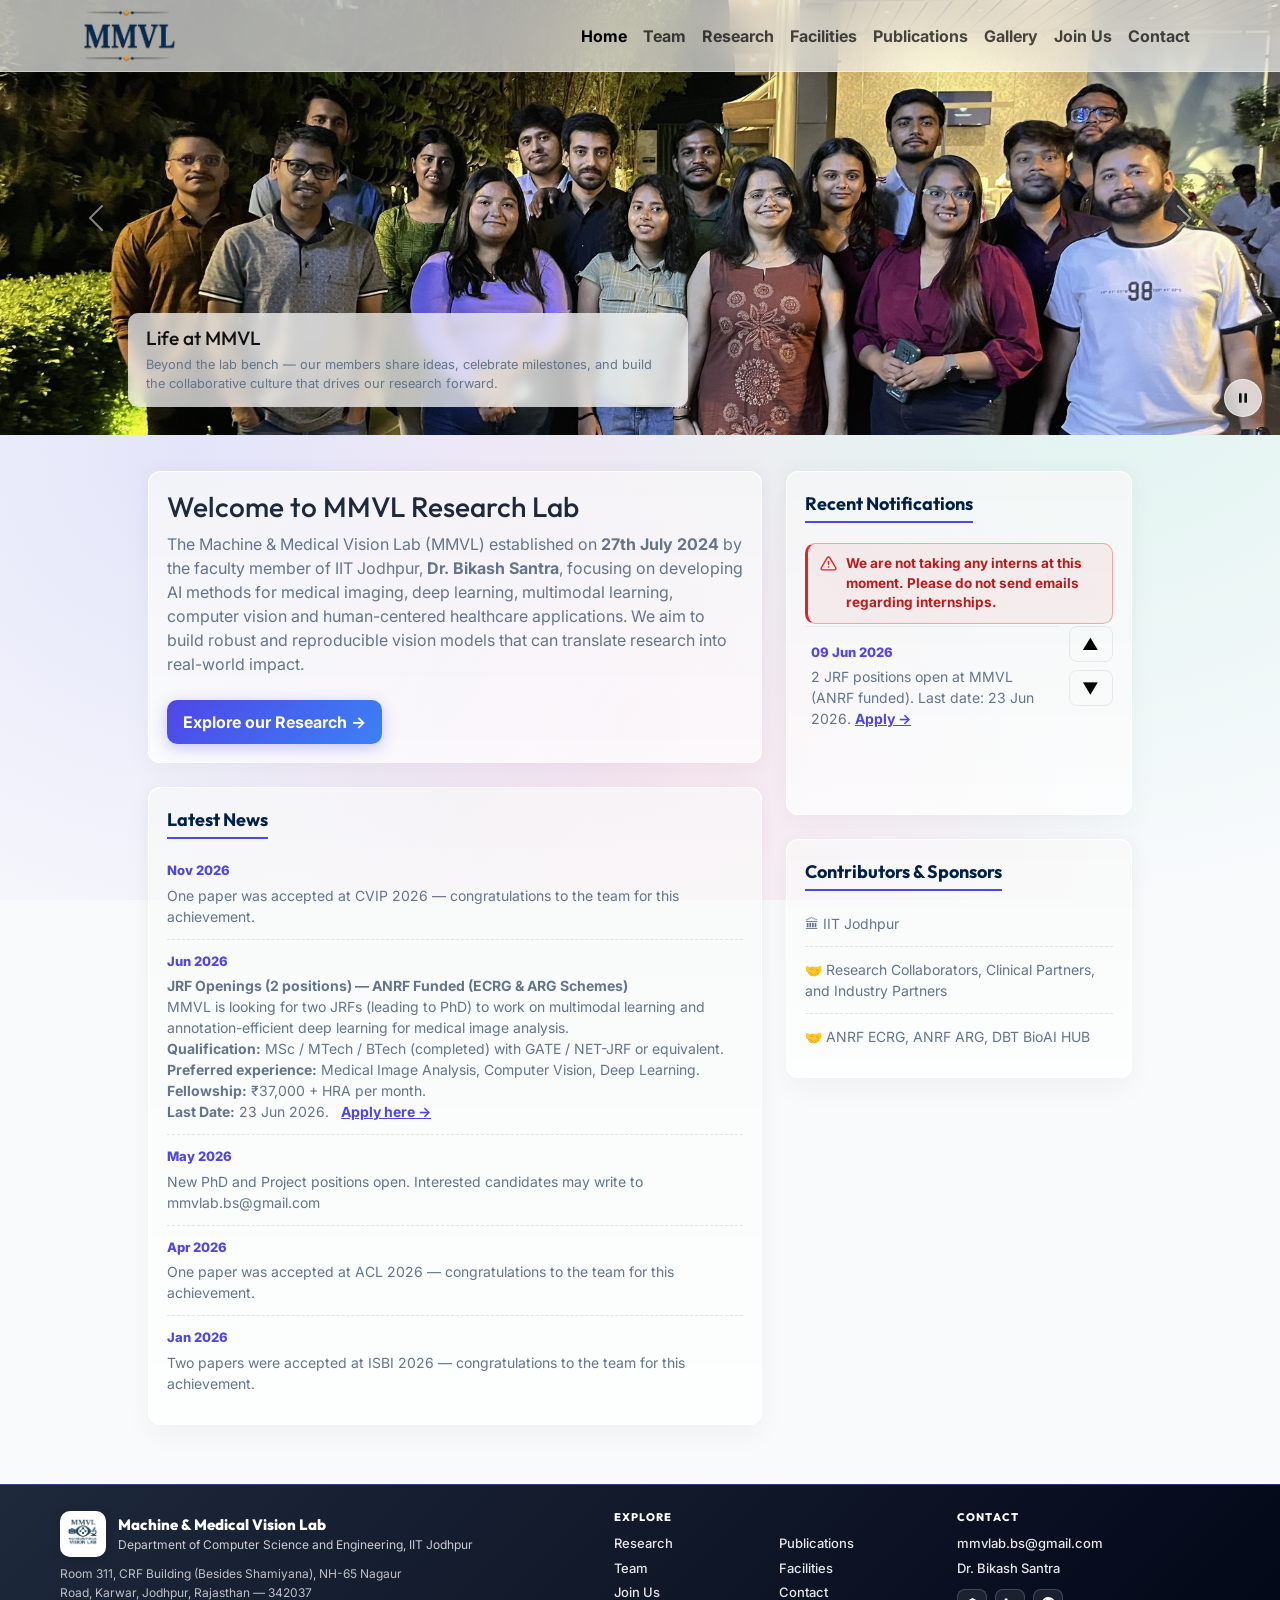
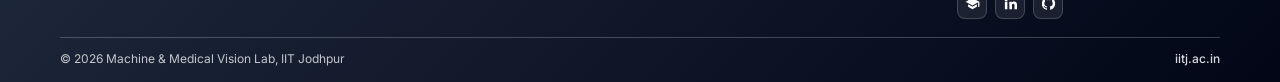
<file: index.html>
﻿<!doctype html>
<html lang="en">

<head>
  <meta name="view-transition" content="same-origin">
  <meta charset="utf-8" />
  <meta name="viewport" content="width=device-width, initial-scale=1" />
  <title>Machine & Medical Vision Lab — MMVL</title>

  <link href="https://cdn.jsdelivr.net/npm/bootstrap@5.3.3/dist/css/bootstrap.min.css" rel="stylesheet" />
  <link rel="stylesheet" href="./assets/css/navbar.css" />
  <link rel="stylesheet" href="./assets/css/footer.css" />
  <link rel="stylesheet" href="./assets/css/scroll-reveal.css" />
  <link rel="stylesheet" href="./assets/css/back-to-top.css" />
  <link rel="preconnect" href="https://fonts.googleapis.com">
  <link rel="preconnect" href="https://fonts.gstatic.com" crossorigin>
  <link
    href="https://fonts.googleapis.com/css2?family=Outfit:wght@400;500;600;700;800&family=Inter:wght@400;500;600&display=swap"
    rel="stylesheet">

  <style>
    /* Reset & base */
    html,
    body {
      margin: 0;
      padding: 0;
      width: 100%;
      box-sizing: border-box;
      height: 100%;
    }

    *,
    *::before,
    *::after {
      box-sizing: inherit;
    }

    :root {
      --page-bg: #f8fafc;
      --bg: var(--page-bg);
      --card-bg: rgba(255, 255, 255, 0.7);
      --card: var(--card-bg);
      --muted: #64748b;
      --accent: #4f46e5;
      --accent-hover: #4338ca;
      --border: rgba(255, 255, 255, 0.6);
      --text: #0f172a;
      --card-border-light: rgba(255, 255, 255, 0.8);
      --card-elev: rgba(0, 0, 0, 0.04);
      --nav-h: 72px;
      --nav-bg: #4f46e5;
    }

    body {
      background: var(--page-bg);
      color: #1e293b;
      font-family: 'Inter', system-ui, -apple-system, sans-serif;
      -webkit-font-smoothing: antialiased;
      -moz-osx-font-smoothing: grayscale;
    }

    h1,
    h2,
    h3,
    h4,
    h5,
    .panel-head,
    .carousel-caption h3 {
      font-family: 'Outfit', sans-serif;
    }

    body::before {
      content: "";
      position: fixed;
      inset: 0;
      background: radial-gradient(circle at 15% 50%, rgba(79, 70, 229, 0.12), transparent 50%),
        radial-gradient(circle at 85% 30%, rgba(16, 185, 129, 0.12), transparent 50%),
        radial-gradient(circle at 50% 80%, rgba(236, 72, 153, 0.12), transparent 50%);
      background-color: #f8fafc;
      z-index: -1;
      animation: breathe 15s alternate infinite ease-in-out;
    }

    @keyframes breathe {
      0% {
        transform: scale(1);
      }

      100% {
        transform: scale(1.05);
      }
    }


    /* HERO */
    .hero-carousel {
      /* Single source of truth for hero size: every breakpoint below only
         retunes these two values instead of repeating heights per element. */
      --hero-h: clamp(260px, 34vw, 520px);
      --hero-gutter: clamp(14px, 2.4vw, 28px);

      height: var(--hero-h);
      overflow: hidden;
      position: relative;
      margin-top: 0px;
      animation: heroFadeIn 0.9s cubic-bezier(0.25, 1, 0.5, 1) both;
    }

    @keyframes heroFadeIn {
      from {
        opacity: 0;
      }

      to {
        opacity: 1;
      }
    }

    .hero-carousel .carousel,
    .hero-carousel .carousel-inner,
    .hero-carousel .carousel-item {
      height: 100%;
    }

    .hero-carousel .carousel-item img {
      width: 100%;
      height: 100%;
      object-fit: cover;
      object-position: center center;
      display: block;
      filter: saturate(0.98) contrast(0.98);
    }

    /* Caption is a left-anchored card that can never outgrow the photo:
       it is capped in width AND height, and the body copy is line-clamped. */
    .hero-carousel .carousel-caption {
      /* 10vw lines the caption up with the 80%-wide content column below it */
      left: clamp(var(--hero-gutter), 10vw, 192px);
      right: auto;
      transform: none;
      bottom: var(--hero-gutter);
      width: min(560px, calc(100% - 2 * var(--hero-gutter)));
      max-height: calc(100% - 2 * var(--hero-gutter));
      overflow: hidden;

      background: rgba(255, 255, 255, 0.72);
      backdrop-filter: blur(6px);
      -webkit-backdrop-filter: blur(6px);
      color: #111;
      padding: clamp(10px, 1.3vw, 14px) clamp(12px, 1.7vw, 18px);
      border-radius: 10px;
      box-shadow: 0 8px 20px rgba(12, 18, 24, 0.10);
      text-align: left;
    }

    .carousel-caption h3 {
      font-size: clamp(15px, 1.5vw, 22px);
      margin-bottom: 6px;
    }

    .carousel-caption .muted {
      font-size: clamp(12px, 1vw, 15px);
      line-height: 1.45;
      margin-bottom: 0;
      display: -webkit-box;
      -webkit-box-orient: vertical;
      -webkit-line-clamp: 6;
      line-clamp: 6;
      overflow: hidden;
    }

    /* Keep the arrows legible over light photos */
    .hero-carousel .carousel-control-prev-icon,
    .hero-carousel .carousel-control-next-icon {
      filter: drop-shadow(0 2px 6px rgba(12, 18, 24, 0.55));
    }

    /* Slideshow pause / play toggle */
    .hero-carousel .carousel-pause {
      position: absolute;
      right: 18px;
      bottom: 18px;
      z-index: 3;

      width: 38px;
      height: 38px;
      display: inline-flex;
      align-items: center;
      justify-content: center;
      padding: 0;

      border: 1px solid rgba(255, 255, 255, 0.6);
      border-radius: 50%;
      background: rgba(255, 255, 255, 0.7);
      backdrop-filter: blur(8px);
      -webkit-backdrop-filter: blur(8px);
      color: #111;
      cursor: pointer;
      box-shadow: 0 4px 14px rgba(12, 18, 24, 0.18);
      transition: 0.18s ease;
    }

    .hero-carousel .carousel-pause:hover {
      background: #fff;
      transform: translateY(-2px);
    }

    .hero-carousel .carousel-pause:focus-visible {
      outline: 3px solid rgba(79, 70, 229, 0.55);
      outline-offset: 2px;
    }

    .hero-carousel .carousel-pause svg {
      width: 16px;
      height: 16px;
      fill: currentColor;
    }

    .hero-carousel .carousel-pause .icon-play,
    .hero-carousel .carousel-pause.is-paused .icon-pause {
      display: none;
    }

    .hero-carousel .carousel-pause.is-paused .icon-play {
      display: inline-block;
    }

    @media (max-width: 640px) {
      .hero-carousel .carousel-pause {
        right: 12px;
        bottom: 12px;
        width: 34px;
        height: 34px;
      }
    }

    /* LAYOUT */
    .main-columns {
      padding: 36px 0;
      max-width: 80%;
      margin: 0 auto;
      display: flex;
      gap: 24px;
      align-items: flex-start;
      padding-left: 20px;
      padding-right: 20px;
    }

    .col-left {
      flex: 1.6;
      min-width: 0;
    }

    .col-right {
      flex: 0.9;
      min-width: 0;
    }

    /* CARD */
    .card-panel {
      background: var(--card-bg);
      border-radius: 12px;
      padding: 18px;
      position: relative;
      overflow: visible;
      box-shadow: 0 10px 30px var(--card-elev);
      transition: transform 180ms ease, box-shadow 180ms ease;

      backdrop-filter: blur(16px);
      -webkit-backdrop-filter: blur(16px);
      border: 1px solid var(--card-border-light);
    }

    .card-panel:hover {
      transform: translateY(-4px);
      box-shadow: 0 18px 40px rgba(12, 18, 24, 0.05);
    }

    .card-panel::before {
      content: "";
      position: absolute;
      inset: -1px;
      border-radius: 13px;
      pointer-events: none;
      border: 1px solid var(--card-border-light);
      opacity: 0.95;
      z-index: -1;
    }

    .card-panel::after {
      content: "";
      position: absolute;
      inset: -6px;
      border-radius: 14px;
      pointer-events: none;
      background: linear-gradient(180deg, rgba(0, 0, 0, 0.02), rgba(0, 0, 0, 0.00));
      filter: blur(6px);
      opacity: 1;
      z-index: -2;
    }

    .panel-head {
      font-weight: 700;
      color: #002147;
      margin-bottom: 10px;
      font-size: 18px;
      border-bottom: 2px solid var(--accent);
      display: inline-block;
      padding-bottom: 4px;
    }

    .muted {
      color: var(--muted);
    }

    /* BUTTON */
    .primary-btn {
      display: inline-block;
      padding: 10px 16px;
      background: linear-gradient(135deg, #4f46e5, #3b82f6);
      color: #fff;
      border-radius: 10px;
      font-weight: 700;
      text-decoration: none;
      transition: 0.2s ease;

      box-shadow: 0 4px 15px rgba(79, 70, 229, 0.3);
    }

    .primary-btn:hover {
      background: linear-gradient(135deg, #4338ca, #2563eb);
      transform: translateY(-2px);
      box-shadow: 0 8px 25px rgba(79, 70, 229, 0.4);
      text-decoration: none;
      color: #fff;
    }

    /* LATEST NEWS */
    .news-item {
      padding: 12px 0;
      border-bottom: 1px dashed rgba(20, 30, 40, 0.10);
    }

    .news-item:last-child {
      border-bottom: none;
    }

    .news-date {
      font-weight: 800;
      color: var(--accent);
      font-size: 13px;
      margin-bottom: 4px;
    }

    .news-text {
      color: var(--muted);
      font-size: 14px;
      line-height: 1.5;
    }

    /* RECENT NOTIFICATIONS (AUTO SCROLL) */
    .scroll-box {
      height: 170px;
      overflow: auto;
      padding-right: 6px;
      border-top: 1px solid rgba(20, 30, 40, 0.06);
      padding-top: 6px;
    }

    .notif-item {
      padding: 10px 6px;
      border-bottom: 1px dashed rgba(20, 30, 40, 0.10);
    }

    .notif-item:last-child {
      border-bottom: none;
    }

    .notif-date {
      font-weight: 800;
      color: var(--accent);
      font-size: 13px;
      margin-bottom: 4px;
    }

    .notif-text {
      color: var(--muted);
      font-size: 14px;
      line-height: 1.5;
    }

    /* Standing notice pinned above the scrolling list. Red so it reads as a
       "please don't" rather than as ordinary lab news, and kept out of
       #notifScroll so the auto-scroll can never carry it out of view. */
    .notif-alert {
      display: flex;
      gap: 9px;
      align-items: flex-start;
      margin: 10px 0 2px;
      padding: 10px 12px;
      border: 1px solid rgba(220, 38, 38, 0.35);
      border-left: 3px solid #dc2626;
      border-radius: 10px;
      background: rgba(220, 38, 38, 0.06);
      color: #b91c1c;
      font-size: 13.5px;
      font-weight: 700;
      line-height: 1.45;
    }

    .notif-alert svg {
      flex: 0 0 auto;
      width: 17px;
      height: 17px;
      margin-top: 1px;
      fill: none;
      stroke: #dc2626;
      stroke-width: 2;
      stroke-linecap: round;
      stroke-linejoin: round;
    }

    .news-controls {
      display: flex;
      flex-direction: column;
      gap: 8px;
      align-items: center;
    }

    .news-controls button {
      width: 44px;
      height: 36px;
      border-radius: 8px;
      border: 1px solid rgba(20, 30, 40, 0.08);
      background: transparent;
      cursor: pointer;
      font-weight: 700;
    }

    .news-controls button:hover {
      background: rgba(14, 56, 241, 0.08);
    }



    /* Laptop / small desktop — stop wasting side space on narrow screens */
    @media (max-width: 1199.98px) {
      .main-columns {
        max-width: 100%;
      }
    }

    /* Tablet */
    @media (max-width: 992px) {
      .main-columns {
        flex-direction: column;
      }

      .hero-carousel {
        --hero-h: clamp(280px, 42vw, 400px);
      }

      .carousel-caption .muted {
        -webkit-line-clamp: 4;
        line-clamp: 4;
      }

      .news-controls {
        flex-direction: row;
        justify-content: flex-start;
      }
    }

    /* Mobile — caption sits bottom-left so it clears the pause button,
       and is clamped short enough to leave the photo visible. */
    @media (max-width: 767.98px) {
      /* Roughly 16:9. The photos are 1.9:1–3.1:1 panoramas, so a shorter box
         keeps more of their width in frame instead of cropping the ends off. */
      .hero-carousel {
        --hero-h: clamp(180px, 56vw, 300px);
      }

      .hero-carousel .carousel-caption {
        left: var(--hero-gutter);
        right: calc(var(--hero-gutter) + 46px);
        width: auto;
        max-height: 60%;
        border-radius: 8px;
      }

      .carousel-caption h3 {
        margin-bottom: 4px;
      }

      .carousel-caption .muted {
        -webkit-line-clamp: 3;
        line-clamp: 3;
      }

      .main-columns {
        padding: 24px 16px;
      }
    }

    /* Shortest heroes get the shortest caption, so the photo stays the subject */
    @media (max-width: 480px) {
      .carousel-caption .muted {
        -webkit-line-clamp: 2;
        line-clamp: 2;
      }
    }

    /* Short landscape phones: don't let the hero eat the whole viewport */
    @media (max-height: 520px) and (orientation: landscape) {
      .hero-carousel {
        --hero-h: clamp(200px, 70vh, 340px);
      }

      .carousel-caption .muted {
        -webkit-line-clamp: 2;
        line-clamp: 2;
      }
    }




    /* Page Load Fade-Up Animation */
    #app-content {
      animation: fadeUpIn 0.8s cubic-bezier(0.16, 1, 0.3, 1) both;
      -webkit-animation: fadeUpIn 0.8s cubic-bezier(0.16, 1, 0.3, 1) both;
    }

    @keyframes fadeUpIn {
      from {
        opacity: 0;
        transform: translateY(40px);
      }

      to {
        opacity: 1;
        transform: translateY(0);
      }
    }

    /* Smooth View Transitions */
    html {
      overflow-y: scroll;
    }

    @view-transition {
      navigation: auto;
    }
  </style>
</head>

<body>

  <!-- NAVBAR -->
  <div id="navbar">
    <nav class="navbar navbar-expand-lg navbar-light" id="mainNav">
      <div class="container">
        <!-- <a class="navbar-brand" href="#">MMVL</a> -->
        <a class="navbar-brand d-flex align-items-center" href="./index.html">
          <img src="./assets/images/logo/mmvl-wordmark.png" alt="MMVL — Machine and Medical Vision Lab"
            style="height:56px; width:auto; margin-right:10px;">

        </a>

        <button class="navbar-toggler" type="button" data-bs-toggle="collapse" data-bs-target="#navMenu"
          aria-controls="navMenu" aria-expanded="false" aria-label="Toggle navigation">
          <span class="navbar-toggler-icon"><span></span></span>
        </button>
        <div class="collapse navbar-collapse" id="navMenu">
          <ul class="navbar-nav ms-auto">
            <li class="nav-item"><a class="nav-link" href="index.html">Home</a></li>
            <li class="nav-item"><a class="nav-link" href="team.html">Team</a></li>
            <li class="nav-item"><a class="nav-link" href="research.html">Research</a></li>
            <li class="nav-item"><a class="nav-link" href="facilities.html">Facilities</a></li>
            <li class="nav-item"><a class="nav-link" href="publications.html">Publications</a></li>
            <li class="nav-item"><a class="nav-link" href="gallery.html">Gallery</a></li>
            <li class="nav-item"><a class="nav-link" href="joinus.html">Join Us</a></li>
            <li class="nav-item"><a class="nav-link" href="contact.html">Contact</a></li>
          </ul>
        </div>
      </div>
    </nav>
  </div>
  <main id="app-content">

    <!-- HERO -->
    <div class="hero-carousel w-100">
      <div id="heroCarousel" class="carousel slide" data-bs-ride="carousel" data-bs-interval="3000">
        <div class="carousel-inner">
          <div class="carousel-item active">
            <img src="./assets/images/home/life_at_mmvl_01.jpg" alt="MMVL members together">
            <div class="carousel-caption">
              <h3>Life at MMVL</h3>
              <p class="muted">Beyond the lab bench — our members share ideas, celebrate milestones, and build the collaborative culture that drives our research forward.</p>
            </div>
          </div>

          <div class="carousel-item">
            <img src="./assets/images/home/sir_home.jpeg" alt="Medical Image Analysis">
            <div class="carousel-caption">
              <h3>Medical Image Analysis</h3>
              <p class="muted">MMVL Chief, <b>Dr. Santra</b> is presenting cutting-edge research at the IEEE International Symposium on Biomedical Imaging (ISBI).</p>
            </div>
          </div>

          <div class="carousel-item">
            <img src="./assets/images/home/rashmi_home.png" alt="Federated Learning">
            <div class="carousel-caption">
              <h3>Federated Learning</h3>
              <p class="muted">Rashmi, a PhD scholar at MMVL, conducting a hands-on session on federated learning at a workshop — advancing privacy-preserving AI for medical imaging.</p>
            </div>
          </div>

          <div class="carousel-item">
            <img src="./assets/images/home/prajwal_home.jpeg" alt="Multimodal Learning">
            <div class="carousel-caption">
              <h3>Multimodal Learning</h3>
              <p class="muted">Prajwal, a PhD scholar at MMVL, sharing deep learning insights and conducting hands-on session on multimodal AI — building models that seamlessly understand images, text, and more.</p>
            </div>
          </div>

          <div class="carousel-item">
            <img src="./assets/images/home/ankita_home.jpg" alt="Medical Imaging">
            <div class="carousel-caption">
              <h3>Medical Imaging</h3>
              <p class="muted">Ankita, a PhD scholar at MMVL, working on medical image segmentation.</p>
            </div>
          </div>

          <div class="carousel-item">
            <img src="./assets/images/home/group_02.jpeg" alt="MMVL members in the lab">
            <div class="carousel-caption">
              <h3>Together at MMVL</h3>
              <p class="muted">Students, scholars, and faculty of the lab — surrounded by the research posters and everyday collaboration that keep our work on medical image analysis moving.</p>
            </div>
          </div>

          <div class="carousel-item">
            <img src="./assets/images/home/team_02.jpg" alt="MMVL Team">
            <div class="carousel-caption">
              <h3>MMVL Team</h3>
              <p class="muted">The MMVL family — students, scholars, and faculty of the Machine &amp; Medical Vision Lab at IIT Jodhpur. Together we build reliable, interpretable AI for medical image analysis — disease classification, lesion detection, and segmentation — with methods designed to generalize across real clinical imaging environments.</p>
            </div>
          </div>

        </div>

        <button class="carousel-control-prev" type="button" data-bs-target="#heroCarousel" data-bs-slide="prev">
          <span class="carousel-control-prev-icon" aria-hidden="true"></span>
          <span class="visually-hidden">Previous</span>
        </button>

        <button class="carousel-control-next" type="button" data-bs-target="#heroCarousel" data-bs-slide="next">
          <span class="carousel-control-next-icon" aria-hidden="true"></span>
          <span class="visually-hidden">Next</span>
        </button>

        <button class="carousel-pause" type="button" id="heroPause" aria-pressed="false"
          aria-label="Pause slideshow" title="Pause slideshow">
          <svg class="icon-pause" viewBox="0 0 24 24" aria-hidden="true">
            <rect x="6" y="5" width="4" height="14" rx="1" />
            <rect x="14" y="5" width="4" height="14" rx="1" />
          </svg>
          <svg class="icon-play" viewBox="0 0 24 24" aria-hidden="true">
            <path d="M8 5l11 7-11 7z" />
          </svg>
        </button>
      </div>
    </div>

    <script>
      // Hero slideshow pause / play toggle
      (function () {
        function initHeroPause() {
          const carouselEl = document.getElementById("heroCarousel");
          const btn = document.getElementById("heroPause");
          if (!carouselEl || !btn || typeof bootstrap === "undefined") return;

          let paused = false;

          // Fetched per click: the SPA router recreates the carousel instance
          // on navigation, so a cached reference would go stale.
          const instance = () => bootstrap.Carousel.getOrCreateInstance(carouselEl);

          function setPaused(next) {
            paused = next;
            btn.classList.toggle("is-paused", paused);
            btn.setAttribute("aria-pressed", String(paused));

            const label = paused ? "Play slideshow" : "Pause slideshow";
            btn.setAttribute("aria-label", label);
            btn.title = label;

            if (paused) {
              instance().pause();
            } else {
              instance().cycle();
            }
          }

          btn.addEventListener("click", () => setPaused(!paused));

          // Bootstrap resumes cycling on mouseleave (its default pause:"hover").
          // Re-assert an explicit pause after that handler so the button wins.
          carouselEl.addEventListener("mouseleave", () => {
            if (paused) setTimeout(() => instance().pause(), 0);
          });
        }

        if (document.readyState === "loading") {
          document.addEventListener("DOMContentLoaded", initHeroPause);
        } else {
          initHeroPause();
        }
      })();
    </script>

    <!-- MAIN CONTENT -->
    <div class="main-columns">

      <!-- LEFT -->
      <div class="col-left">

        <!-- Welcome -->
        <div class="card-panel mb-4" data-reveal>
          <h3 style="margin-top:0;">Welcome to MMVL Research Lab</h3>
          <p class="muted">
            The Machine & Medical Vision Lab (MMVL) established on <b>27th July 2024</b> by the faculty member of IIT Jodhpur, <b>Dr. Bikash Santra</b>, focusing on developing AI methods
            for medical imaging, deep learning,
            multimodal learning, computer vision and human-centered healthcare applications. We aim to build robust and reproducible
            vision models that can translate research into real-world impact.
          </p>

          <a href="research.html" class="primary-btn mt-2">Explore our Research →</a>
        </div>

        <!-- Latest News -->
        <div class="card-panel mb-4" data-reveal data-reveal-delay="150">
          <div class="panel-head">Latest News</div>

          <div class="news-item">
            <div class="news-date">Nov 2026</div>
            <div class="news-text">One paper was accepted at CVIP 2026 — congratulations to the team for this
              achievement.</div>
          </div>

          <div class="news-item">
            <div class="news-date">Jun 2026</div>
            <div class="news-text">
              <b>JRF Openings (2 positions) — ANRF Funded (ECRG &amp; ARG Schemes)</b><br>
              MMVL is looking for two JRFs (leading to PhD) to work on multimodal learning and annotation-efficient deep learning for medical image analysis.<br>
              <b>Qualification:</b> MSc / MTech / BTech (completed) with GATE / NET-JRF or equivalent.<br>
              <b>Preferred experience:</b> Medical Image Analysis, Computer Vision, Deep Learning.<br>
              <b>Fellowship:</b> ₹37,000 + HRA per month.<br>
              <b>Last Date:</b> 23 Jun 2026. &nbsp;
              <a href="https://lnkd.in/gH9TzSqU" target="_blank" rel="noopener noreferrer"
                style="color:var(--accent); font-weight:700;">Apply here →</a>
            </div>
          </div>

          <div class="news-item">
            <div class="news-date">May 2026</div>
            <div class="news-text">New PhD and Project positions open. Interested candidates may write to
              mmvlab.bs@gmail.com</div>
          </div>
          <div class="news-item">
            <div class="news-date">Apr 2026</div>
            <div class="news-text">One paper was accepted at ACL 2026 — congratulations to the team for this
              achievement.</div>
          </div>

          <div class="news-item">
            <div class="news-date">Jan 2026</div>
            <div class="news-text">Two papers were accepted at ISBI 2026 — congratulations to the team for this
              achievement.</div>
          </div>


        </div>

      </div>

      <!-- RIGHT -->
      <aside class="col-right">

        <!-- Recent Notifications (Auto Scroll) -->
        <div class="card-panel mb-4" data-reveal="right">
          <div class="panel-head">Recent Notifications</div>

          <div class="notif-alert" role="alert">
            <svg viewBox="0 0 24 24" aria-hidden="true">
              <path d="M10.29 3.86L1.82 18a2 2 0 0 0 1.71 3h16.94a2 2 0 0 0 1.71-3L13.71 3.86a2 2 0 0 0-3.42 0z"/>
              <line x1="12" y1="9" x2="12" y2="13"/>
              <line x1="12" y1="17" x2="12.01" y2="17"/>
            </svg>
            <span>We are not taking any interns at this moment. Please do not send emails regarding
              internships.</span>
          </div>

          <div style="display:flex; gap:10px; align-items:flex-start;">
            <div style="flex:1;">
              <div id="notifScroll" class="scroll-box" tabindex="0">

                <div class="notif-item">
                  <div class="notif-date">09 Jun 2026</div>
                  <div class="notif-text">
                    2 JRF positions open at MMVL (ANRF funded). Last date: 23 Jun 2026.
                    <a href="https://lnkd.in/gH9TzSqU" target="_blank" rel="noopener noreferrer"
                      style="color:var(--accent); font-weight:700;">Apply →</a>
                  </div>
                </div>

              </div>
            </div>

            <div class="news-controls">
              <button id="notifUp" aria-label="Scroll up">▲</button>
              <button id="notifDown" aria-label="Scroll down">▼</button>
            </div>
          </div>
        </div>

        <!-- Contributors & Sponsors -->
        <div class="card-panel" data-reveal="right" data-reveal-delay="150">
          <div class="panel-head">Contributors & Sponsors</div>

          <div class="news-item">
            <div class="news-text">🏛 IIT Jodhpur</div>
          </div>
          <div class="news-item">
            <div class="news-text">🤝 Research Collaborators, Clinical Partners, and Industry Partners </div>
          </div>
          <div class="news-item">
            <div class="news-text">🤝 ANRF ECRG, ANRF ARG, DBT BioAI HUB </div>
          </div>

        </div>

      </aside>

    </div>

  </main>

  <!-- FOOTER -->
  <div id="footer"></div>

  <script src="https://cdn.jsdelivr.net/npm/bootstrap@5.3.3/dist/js/bootstrap.bundle.min.js"></script>

  <script src="./assets/js/footer-load.js"></script>

  <script>
    // Auto-scroll Recent Notifications (pause on hover + controls)
    (function () {
      const scrollEl = document.getElementById("notifScroll");
      if (!scrollEl) return;

      let speed = 35;  // lower = faster
      let step = 1;
      let id = null;

      const start = () => {
        stop();
        id = setInterval(() => {
          if (scrollEl.scrollTop + scrollEl.clientHeight >= scrollEl.scrollHeight - 1) {
            scrollEl.scrollTop = 0;
          } else {
            scrollEl.scrollTop += step;
          }
        }, speed);
      };

      const stop = () => {
        if (id) clearInterval(id);
        id = null;
      };

      start();

      scrollEl.addEventListener("mouseenter", stop);
      scrollEl.addEventListener("mouseleave", start);

      document.getElementById("notifUp").addEventListener("click", () => {
        stop();
        scrollEl.scrollBy({ top: -90, behavior: "smooth" });
        setTimeout(start, 2000);
      });

      document.getElementById("notifDown").addEventListener("click", () => {
        stop();
        scrollEl.scrollBy({ top: 90, behavior: "smooth" });
        setTimeout(start, 2000);
      });
    })();
  </script>

  <script src="./assets/js/scroll-reveal.js"></script>
  <script src="./assets/js/back-to-top.js"></script>
  <script src="./assets/js/navbar-collapse.js"></script>
  <script src="./assets/js/spa.js"></script>
</body>

</html>
</file>
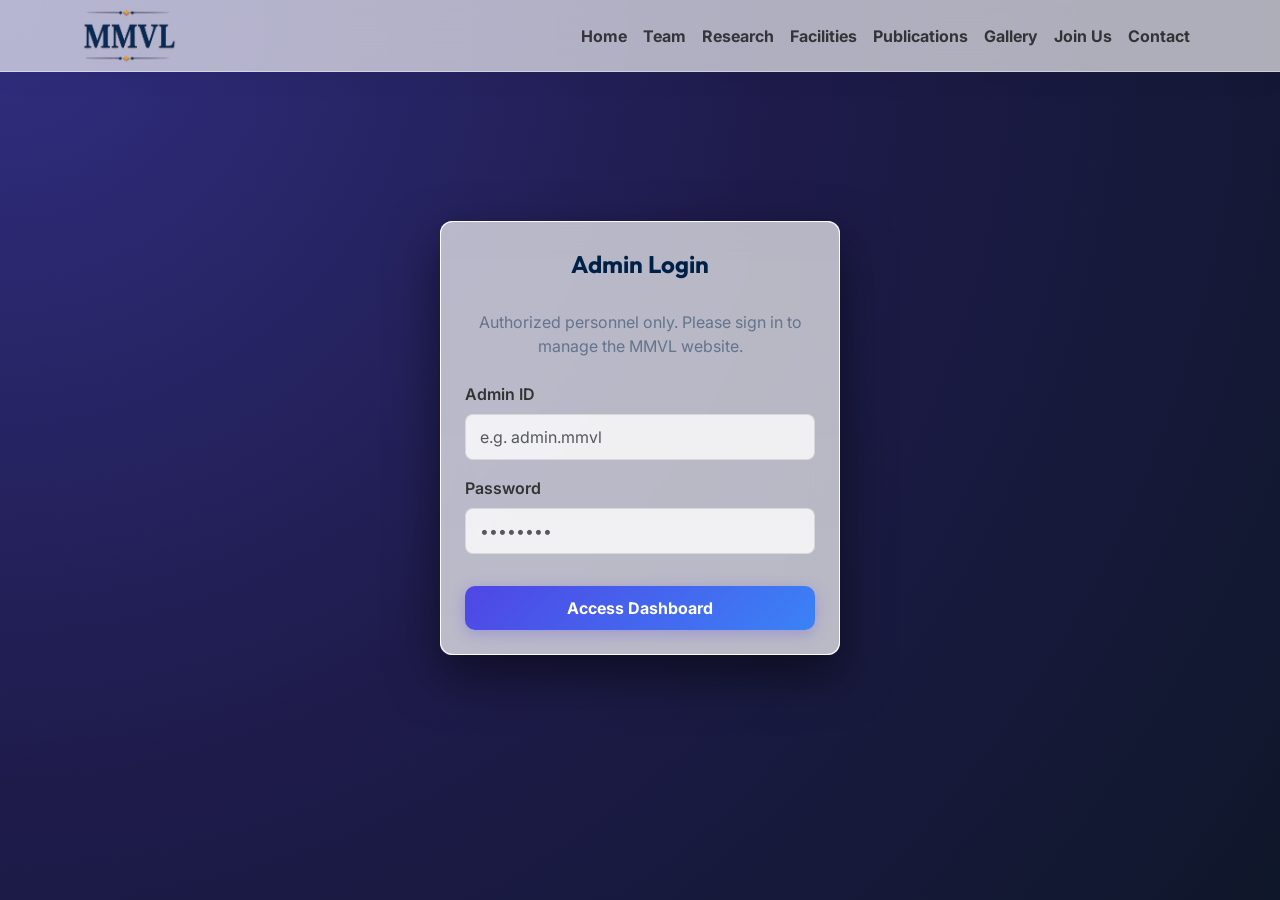
<file: admin.html>
﻿<!doctype html>
<html lang="en">

<head>
  <meta name="view-transition" content="same-origin">
  <meta charset="utf-8" />
  <meta name="viewport" content="width=device-width, initial-scale=1" />
  <title>Admin Dashboard — MMVL</title>

  <link href="https://cdn.jsdelivr.net/npm/bootstrap@5.3.3/dist/css/bootstrap.min.css" rel="stylesheet" />
  <link rel="stylesheet" href="./assets/css/navbar.css" />
  <link rel="preconnect" href="https://fonts.googleapis.com">
  <link rel="preconnect" href="https://fonts.gstatic.com" crossorigin>
  <link href="https://fonts.googleapis.com/css2?family=Outfit:wght@400;500;600;700;800&family=Inter:wght@400;500;600&display=swap" rel="stylesheet">

  <style>
    /* Reset & base */
    html,
    body {
      margin: 0;
      padding: 0;
      width: 100%;
      box-sizing: border-box;
      height: 100%;
    }

    *,
    *::before,
    *::after {
      box-sizing: inherit;
    }

    :root {
      --page-bg: #f8fafc;
      --bg: var(--page-bg);
      --card-bg: rgba(255, 255, 255, 0.7);
      --card: var(--card-bg);
      --muted: #64748b;
      --accent: #4f46e5;
      --accent-hover: #4338ca;
      --border: rgba(255, 255, 255, 0.6);
      --text: #0f172a;
      --card-border-light: rgba(255, 255, 255, 0.8);
      --card-elev: rgba(0, 0, 0, 0.04);
      --nav-h: 72px;
      --nav-bg: #4f46e5;
    }

    body {
      background: var(--page-bg);
      color: #1e293b;
      font-family: 'Inter', system-ui, -apple-system, sans-serif;
      -webkit-font-smoothing: antialiased;
      -moz-osx-font-smoothing: grayscale;
      min-height: 100vh;
      display: flex;
      flex-direction: column;
    }

    h1, h2, h3, h4, h5, .panel-head {
      font-family: 'Outfit', sans-serif;
    }

    body::before {
      content: "";
      position: fixed;
      inset: 0;
      background: radial-gradient(circle at 15% 50%, rgba(79, 70, 229, 0.12), transparent 50%),
                  radial-gradient(circle at 85% 30%, rgba(16, 185, 129, 0.12), transparent 50%),
                  radial-gradient(circle at 50% 80%, rgba(236, 72, 153, 0.12), transparent 50%);
      background-color: #f8fafc;
      z-index: -1;
      animation: breathe 15s alternate infinite ease-in-out;
    }

    @keyframes breathe {
      0% { transform: scale(1); }
      100% { transform: scale(1.05); }
    }

    /* CARD */
    .card-panel {
      background: var(--card-bg);
      border-radius: 12px;
      padding: 24px;
      position: relative;
      overflow: visible;
      box-shadow: 0 10px 30px var(--card-elev);
      transition: transform 180ms ease, box-shadow 180ms ease;
      margin-bottom: 24px;
    
      backdrop-filter: blur(16px);
      -webkit-backdrop-filter: blur(16px);
      border: 1px solid var(--card-border-light);
}

    .card-panel:hover {
      transform: translateY(-4px);
      box-shadow: 0 18px 40px rgba(12, 18, 24, 0.05);
    }

    .card-panel::before {
      content: "";
      position: absolute;
      inset: -1px;
      border-radius: 13px;
      pointer-events: none;
      border: 1px solid var(--card-border-light);
      opacity: 0.95;
      z-index: -1;
    }

    .card-panel::after {
      content: "";
      position: absolute;
      inset: -6px;
      border-radius: 14px;
      pointer-events: none;
      background: linear-gradient(180deg, rgba(0, 0, 0, 0.02), rgba(0, 0, 0, 0.00));
      filter: blur(6px);
      opacity: 1;
      z-index: -2;
    }

    .panel-head {
      font-weight: 700;
      color: #002147;
      margin-bottom: 20px;
      font-size: 22px;
      border-bottom: 2px solid var(--accent);
      display: inline-block;
      padding-bottom: 4px;
    }

    .muted {
      color: var(--muted);
    }

    /* BUTTON */
    .primary-btn {
      display: inline-block;
      padding: 10px 20px;
      background: linear-gradient(135deg, #4f46e5, #3b82f6);
      color: #fff;
      border-radius: 10px;
      font-weight: 700;
      text-decoration: none;
      border: none;
      transition: 0.2s ease;
      cursor: pointer;
    
      box-shadow: 0 4px 15px rgba(79, 70, 229, 0.3);
}

    .primary-btn:hover {
      background: linear-gradient(135deg, #4338ca, #2563eb);
      transform: translateY(-2px);
      box-shadow: 0 8px 25px rgba(79, 70, 229, 0.4);
      text-decoration: none;
      color: #fff;
    }

    .danger-btn {
      background: #dc3545;
    }
    
    .danger-btn:hover {
      background: #bb2d3b;
      box-shadow: 0 12px 25px rgba(220, 53, 69, 0.22);
    }

    /* FORM ELEMENTS */
    .form-group {
      margin-bottom: 16px;
    }

    .form-label {
      font-weight: 600;
      color: #333;
      margin-bottom: 8px;
      display: block;
    }

    .form-control {
      width: 100%;
      padding: 10px 14px;
      border-radius: 8px;
      border: 1px solid rgba(0,0,0,0.1);
      background: rgba(255, 255, 255, 0.8);
      transition: border-color 0.2s ease, box-shadow 0.2s ease;
    }

    .form-control:focus {
      outline: none;
      border-color: var(--accent);
      box-shadow: 0 0 0 3px rgba(14, 56, 241, 0.1);
    }

    /* TABS */
    .nav-tabs {
      border-bottom: 2px solid rgba(0,0,0,0.05);
      margin-bottom: 20px;
      gap: 10px;
    }
    
    .nav-tabs .nav-link {
      border: none;
      color: var(--muted);
      font-weight: 600;
      padding: 12px 20px;
      border-radius: 10px 10px 0 0;
      transition: 0.3s ease;
      position: relative;
    }

    .nav-tabs .nav-link:hover {
      color: var(--accent);
      background: rgba(14, 56, 241, 0.05);
      border-color: transparent;
    }

    .nav-tabs .nav-link.active {
      color: var(--accent);
      background: transparent;
      border-color: transparent;
    }

    .nav-tabs .nav-link.active::after {
      content: "";
      position: absolute;
      bottom: -2px;
      left: 0;
      width: 100%;
      height: 2px;
      background: var(--accent);
    }

    /* ANIMATIONS */
    @keyframes fadeInUp {
      from { opacity: 0; transform: translateY(20px); }
      to { opacity: 1; transform: translateY(0); }
    }

    .delay-1 { animation: fadeInUp 0.6s ease-out backwards; animation-delay: 0.1s; }
    .delay-2 { animation: fadeInUp 0.6s ease-out backwards; animation-delay: 0.2s; }

    /* LAYOUT */
    .dashboard-container {
      max-width: 1000px;
      margin: 40px auto;
      padding: 0 20px;
      flex: 1;
      width: 100%;
    }

    /* LOGIN OVERLAY */
    #login-overlay {
      position: fixed;
      inset: 0;
      background: var(--page-bg);
      z-index: 1000;
      display: flex;
      align-items: center;
      justify-content: center;
      transition: opacity 0.4s ease;
    }

    #login-overlay::before {
      content: "";
      position: absolute;
      inset: 0;
      background: radial-gradient(circle at top left, #312e81, #1e1b4b, #0f172a);
      z-index: -1;
    }
    
    #login-overlay .card-panel {
      box-shadow: 0 20px 50px rgba(0,0,0,0.5);
    
      backdrop-filter: blur(16px);
      -webkit-backdrop-filter: blur(16px);
      border: 1px solid var(--card-border-light);
}

    .login-box {
      width: 100%;
      max-width: 400px;
      text-align: center;
      animation: fadeInUp 0.5s ease-out;
    }

    /* TABLE */
    .table {
      background: transparent;
    }
    .table th {
      border-bottom: 2px solid rgba(0,0,0,0.1);
      color: #333;
      font-weight: 700;
    }
    .table td {
      vertical-align: middle;
      border-bottom: 1px dashed rgba(0,0,0,0.05);
    }
    .action-btns {
      display: flex;
      gap: 8px;
    }

    /* FOOTER */
    footer.site-footer {
      width: 100%;
      background: linear-gradient(180deg, #0b0b0b, #080808);
      color: #ccc;
      padding: 36px 0 24px;
      border-top: 4px solid rgba(0, 0, 0, 0.6);
      margin-top: auto;
    }

    footer .footer-inner {
      max-width: 1200px;
      margin: 0 auto;
      padding: 0 20px;
    }

    footer h5 {
      color: #fff;
      margin-bottom: 8px;
    }

    footer p,
    footer a {
      color: #9ea3a8;
      text-decoration: none;
    }

    footer hr {
      border-color: #222;
      opacity: 0.7;
      margin: 18px 0;
    }
  
    


    /* Page Load Fade-Up Animation */
    /* Page Load Fade-Up Animation */
    #app-content {
      animation: fadeUpIn 0.8s cubic-bezier(0.16, 1, 0.3, 1) both;
      -webkit-animation: fadeUpIn 0.8s cubic-bezier(0.16, 1, 0.3, 1) both;
    }

    @keyframes fadeUpIn {
      from {
        opacity: 0;
        transform: translateY(40px);
      }
      to {
        opacity: 1;
        transform: translateY(0);
      }
    }

    /* Smooth View Transitions */
    html { overflow-y: scroll; }
    @view-transition { navigation: auto; }
</style>
</head>

<body>

  <!-- LOGIN OVERLAY -->
  <div id="login-overlay">
    <div class="card-panel login-box">
      <div class="panel-head" style="margin-bottom: 24px; font-size: 24px; border:none;">Admin Login</div>
      <p class="muted mb-4">Authorized personnel only. Please sign in to manage the MMVL website.</p>
      
      <form id="loginForm">
        <div class="form-group text-start">
          <label class="form-label">Admin ID</label>
          <input type="text" class="form-control" id="adminId" placeholder="e.g. admin.mmvl" required>
        </div>
        <div class="form-group text-start">
          <label class="form-label">Password</label>
          <input type="password" class="form-control" id="adminPwd" placeholder="••••••••" required>
        </div>
        <p id="loginError" class="text-danger small d-none mt-2">Invalid credentials.</p>
        <button type="submit" class="primary-btn w-100 mt-3">Access Dashboard</button>
      </form>
    </div>
  </div>

  <!-- NAVBAR placeholder -->
  <div id="navbar">
<nav class="navbar navbar-expand-lg navbar-light" id="mainNav">
  <div class="container">
    <!-- <a class="navbar-brand" href="#">MMVL</a> -->
     <a class="navbar-brand d-flex align-items-center" href="#">
  <img src="./assets/images/logo/mmvl-wordmark.png" alt="MMVL — Machine and Medical Vision Lab" 
       style="height:56px; width:auto; margin-right:10px;">
  
</a>

    <button class="navbar-toggler" type="button" data-bs-toggle="collapse" data-bs-target="#navMenu" aria-controls="navMenu" aria-expanded="false" aria-label="Toggle navigation">
      <span class="navbar-toggler-icon"><span></span></span>
    </button>
    <div class="collapse navbar-collapse" id="navMenu">
      <ul class="navbar-nav ms-auto">
        <li class="nav-item"><a class="nav-link" href="index.html">Home</a></li>
        <li class="nav-item"><a class="nav-link" href="team.html">Team</a></li>
        <li class="nav-item"><a class="nav-link" href="research.html">Research</a></li>
        <li class="nav-item"><a class="nav-link" href="facilities.html">Facilities</a></li>
        <li class="nav-item"><a class="nav-link" href="publications.html">Publications</a></li>
        <li class="nav-item"><a class="nav-link" href="gallery.html">Gallery</a></li>
        <li class="nav-item"><a class="nav-link" href="joinus.html">Join Us</a></li>
        <li class="nav-item"><a class="nav-link" href="contact.html">Contact</a></li>
      </ul>
    </div>
  </div>
</nav>
</div>
  <main id="app-content">
  
  <!-- DASHBOARD CONTENT -->
  <div class="dashboard-container" style="display: none;" id="dashboard-content">
    
    <div class="d-flex justify-content-between align-items-center mb-4 delay-1">
      <h2 style="font-family: 'Outfit', sans-serif; font-weight: 700; color: var(--accent); margin: 0;">Admin Dashboard</h2>
      <button class="primary-btn danger-btn" id="logoutBtn">Logout</button>
    </div>

    <div class="card-panel delay-2">
      <!-- TABS -->
      <ul class="nav nav-tabs" id="adminTabs" role="tablist">
        <li class="nav-item" role="presentation">
          <button class="nav-link active" id="notices-tab" data-bs-toggle="tab" data-bs-target="#notices" type="button" role="tab">Notices</button>
        </li>
        <li class="nav-item" role="presentation">
          <button class="nav-link" id="papers-tab" data-bs-toggle="tab" data-bs-target="#papers" type="button" role="tab">Research Papers</button>
        </li>
        <li class="nav-item" role="presentation">
          <button class="nav-link" id="team-tab" data-bs-toggle="tab" data-bs-target="#team" type="button" role="tab">Team Members</button>
        </li>
      </ul>

      <!-- TAB CONTENT -->
      <div class="tab-content" id="adminTabsContent">
        
        <!-- NOTICES TAB -->
        <div class="tab-pane fade show active" id="notices" role="tabpanel">
          <div class="panel-head">Manage Notices & News</div>
          
          <form class="mb-4 p-3 rounded" style="background: rgba(0,0,0,0.02); border: 1px dashed rgba(0,0,0,0.1);">
            <h5 class="mb-3" style="font-size: 16px; font-weight: 700;">Add New Notice</h5>
            <div class="row">
              <div class="col-md-3">
                <div class="form-group">
                  <label class="form-label">Date</label>
                  <input type="date" class="form-control">
                </div>
              </div>
              <div class="col-md-7">
                <div class="form-group">
                  <label class="form-label">Notice Content</label>
                  <input type="text" class="form-control" placeholder="e.g. New PhD positions open for 2025...">
                </div>
              </div>
              <div class="col-md-2 d-flex align-items-end">
                <div class="form-group w-100">
                  <button type="button" class="primary-btn w-100">+ Add</button>
                </div>
              </div>
            </div>
          </form>

          <div class="table-responsive">
            <table class="table">
              <thead>
                <tr>
                  <th>Date</th>
                  <th>Content</th>
                  <th width="120">Actions</th>
                </tr>
              </thead>
              <tbody>
                <tr>
                  <td style="color: var(--accent); font-weight: 700;">10 Aug 2025</td>
                  <td>New PhD positions open for 2025. Interested candidates may apply with a research statement.</td>
                  <td>
                    <div class="action-btns">
                      <button class="primary-btn" style="padding: 4px 10px; font-size: 12px;">Edit</button>
                      <button class="primary-btn danger-btn" style="padding: 4px 10px; font-size: 12px;">Del</button>
                    </div>
                  </td>
                </tr>
                <tr>
                  <td style="color: var(--accent); font-weight: 700;">28 Jul 2025</td>
                  <td>Paper accepted at CVPR 2025 — congratulations to the team for this achievement.</td>
                  <td>
                    <div class="action-btns">
                      <button class="primary-btn" style="padding: 4px 10px; font-size: 12px;">Edit</button>
                      <button class="primary-btn danger-btn" style="padding: 4px 10px; font-size: 12px;">Del</button>
                    </div>
                  </td>
                </tr>
              </tbody>
            </table>
          </div>
        </div>

        <!-- PAPERS TAB -->
        <div class="tab-pane fade" id="papers" role="tabpanel">
          <div class="panel-head">Manage Publications</div>
          
          <form class="mb-4 p-3 rounded" style="background: rgba(0,0,0,0.02); border: 1px dashed rgba(0,0,0,0.1);">
            <h5 class="mb-3" style="font-size: 16px; font-weight: 700;">Add New Paper</h5>
            <div class="row">
              <div class="col-md-8">
                <div class="form-group">
                  <label class="form-label">Paper Title</label>
                  <input type="text" class="form-control" placeholder="Title of the publication">
                </div>
              </div>
              <div class="col-md-4">
                <div class="form-group">
                  <label class="form-label">Year / Venue</label>
                  <input type="text" class="form-control" placeholder="e.g. CVPR 2025">
                </div>
              </div>
              <div class="col-md-10">
                <div class="form-group mb-md-0">
                  <label class="form-label">Authors</label>
                  <input type="text" class="form-control" placeholder="Authors list">
                </div>
              </div>
              <div class="col-md-2 d-flex align-items-end">
                <div class="form-group w-100 mb-0">
                  <button type="button" class="primary-btn w-100">+ Add</button>
                </div>
              </div>
            </div>
          </form>

          <p class="text-muted text-center py-4">Current publications will be loaded here from the database.</p>
        </div>

        <!-- TEAM TAB -->
        <div class="tab-pane fade" id="team" role="tabpanel">
          <div class="panel-head">Manage Team Members</div>
          
          <p class="text-muted text-center py-4">Feature to add/remove team members coming soon.</p>
        </div>

      </div>
    </div>
  </div>

  <!-- FOOTER placeholder -->
  </main>
  <footer class="site-footer" id="footer-placeholder" style="display:none;" role="contentinfo">
    <div class="footer-inner">
      <div class="row align-items-start">
        <div class="col-md-6">
          <h5>Machine & Medical Vision Lab (MMVL)</h5>
          <p style="margin:0;color:#9ea3a8;">
            School of Artificial Intelligence and Data Science, IIT Jodhpur<br>
            NH-65 Nagaur Road, Karwar, Jodhpur, Rajasthan — 342037
          </p>
        </div>
        <div class="col-md-6 text-md-end mt-3 mt-md-0">
          <div style="font-weight:700;color:#fff;margin-bottom:6px;">Connect with us</div>
          <a href="#" style="color:#9ea3a8;text-decoration:none;margin-right:14px;">Twitter</a>
          <a href="#" style="color:#9ea3a8;text-decoration:none;margin-right:14px;">LinkedIn</a>
          <a href="#" style="color:#9ea3a8;text-decoration:none;">GitHub</a>
        </div>
      </div>
      <hr>
      <div style="font-size:13px;color:#8f9598;text-align:center;margin-top:6px;">
        © <span id="year">2025</span> Machine & Medical Vision Lab — All Rights Reserved
      </div>
    </div>
  </footer>

  <script src="https://cdn.jsdelivr.net/npm/bootstrap@5.3.3/dist/js/bootstrap.bundle.min.js"></script>
  <script>
    // Set current year
    document.getElementById('year').textContent = new Date().getFullYear();

    
    // Optionally hide navbar until logged in
        navContainer.style.display = "none";
      });

    // Login Logic
    const loginForm = document.getElementById('loginForm');
    const loginOverlay = document.getElementById('login-overlay');
    const dashboardContent = document.getElementById('dashboard-content');
    const navbarContainer = document.getElementById('navbar');
    const footerContainer = document.getElementById('footer-placeholder');
    const loginError = document.getElementById('loginError');
    const logoutBtn = document.getElementById('logoutBtn');

    // Simple client-side auth for demo (should be handled by backend)
    loginForm.addEventListener('submit', (e) => {
      e.preventDefault();
      const user = document.getElementById('adminId').value;
      const pwd = document.getElementById('adminPwd').value;

      // Allow demo login
      if (user === 'admin.mmvl') {
        // Success
        loginOverlay.style.opacity = '0';
        setTimeout(() => {
          loginOverlay.style.display = 'none';
          dashboardContent.style.display = 'block';
          navbarContainer.style.display = 'block';
          footerContainer.style.display = 'block';
        }, 400);
      } else {
        // Fail
        loginError.classList.remove('d-none');
        // Shake animation
        const loginBox = document.querySelector('.login-box');
        loginBox.style.animation = 'none';
        loginBox.offsetHeight; /* trigger reflow */
        loginBox.style.animation = 'shake 0.4s';
      }
    });

    logoutBtn.addEventListener('click', () => {
      loginOverlay.style.display = 'flex';
      setTimeout(() => {
        loginOverlay.style.opacity = '1';
        dashboardContent.style.display = 'none';
        navbarContainer.style.display = 'none';
        footerContainer.style.display = 'none';
        document.getElementById('adminId').value = '';
        document.getElementById('adminPwd').value = '';
        loginError.classList.add('d-none');
      }, 10);
    });

    // Shake keyframes
    const style = document.createElement('style');
    style.innerHTML = `
      @keyframes shake {
        0% { transform: translateX(0); }
        25% { transform: translateX(-5px); }
        50% { transform: translateX(5px); }
        75% { transform: translateX(-5px); }
        100% { transform: translateX(0); }
      }
    `;
    document.head.appendChild(style);
  </script>

  
  



  <script src="./assets/js/navbar-collapse.js"></script>
  <script src="./assets/js/spa.js"></script>
</body>

</html>
</file>
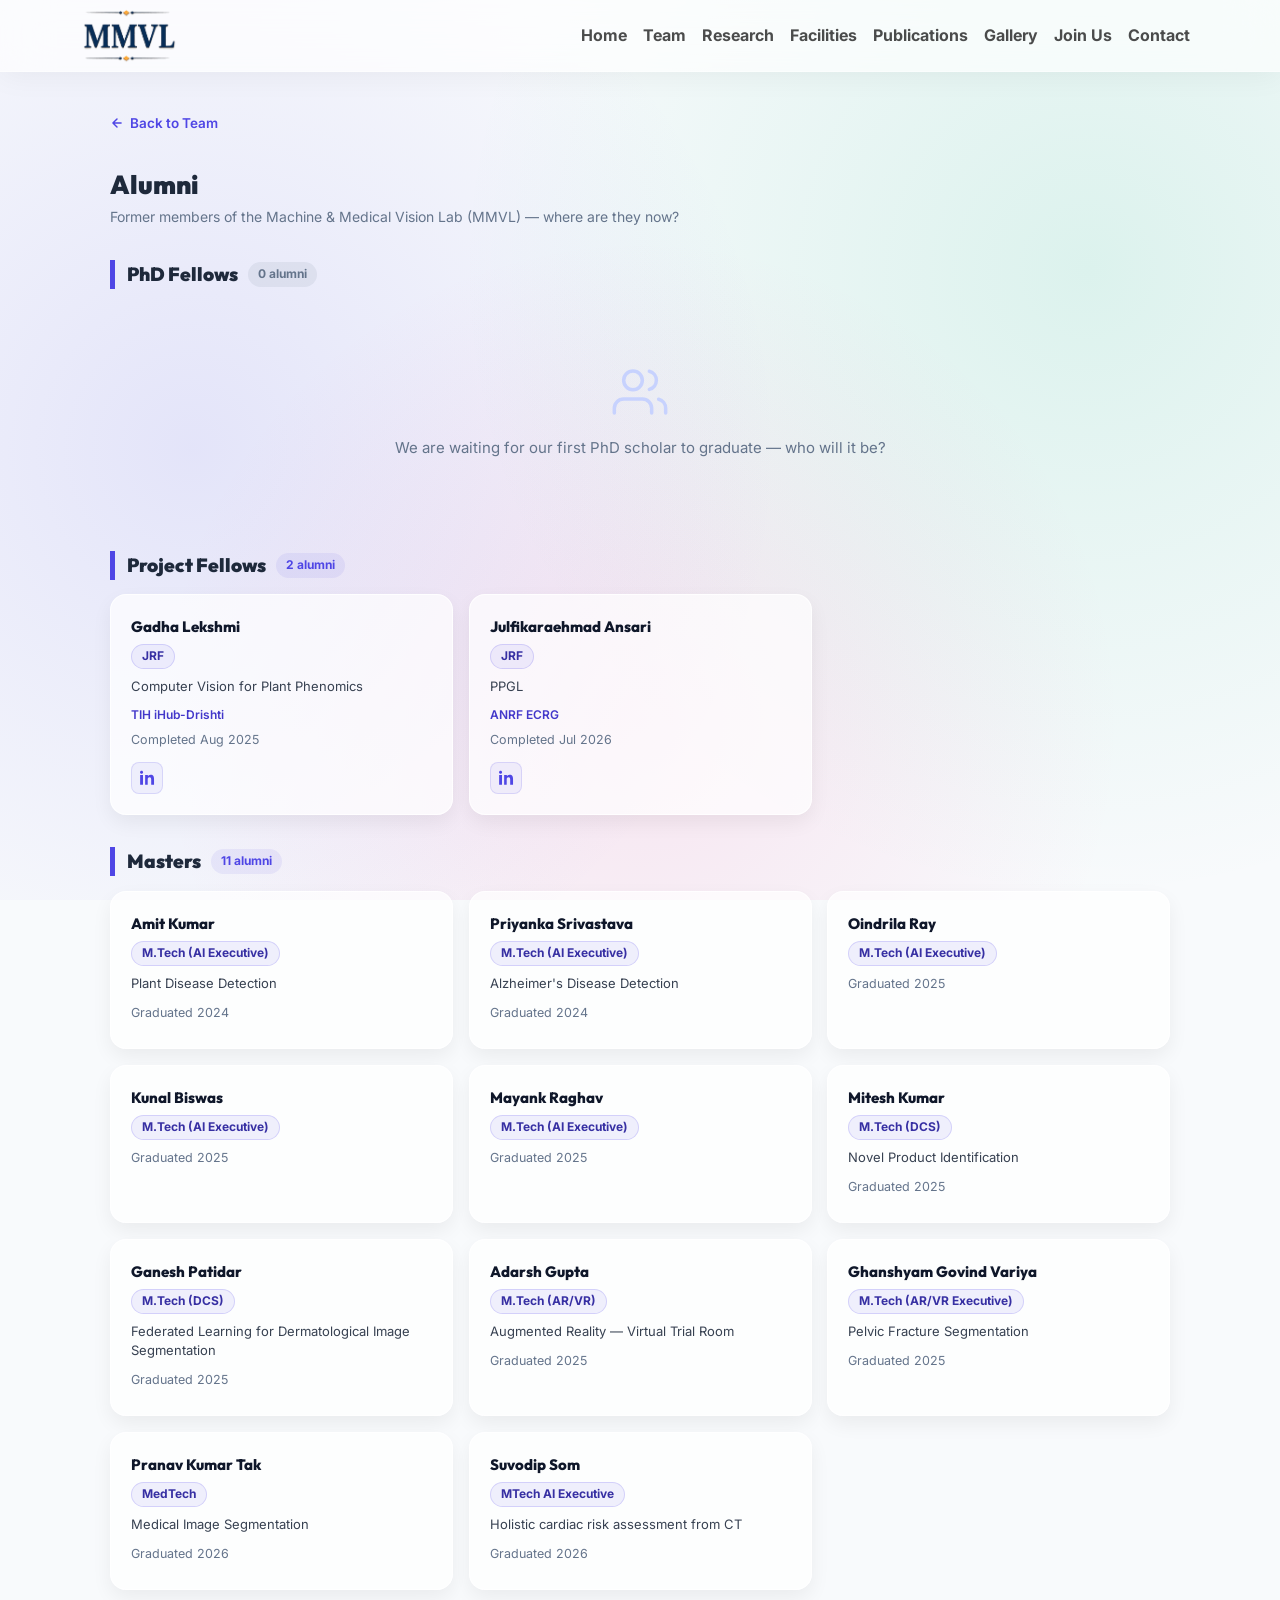
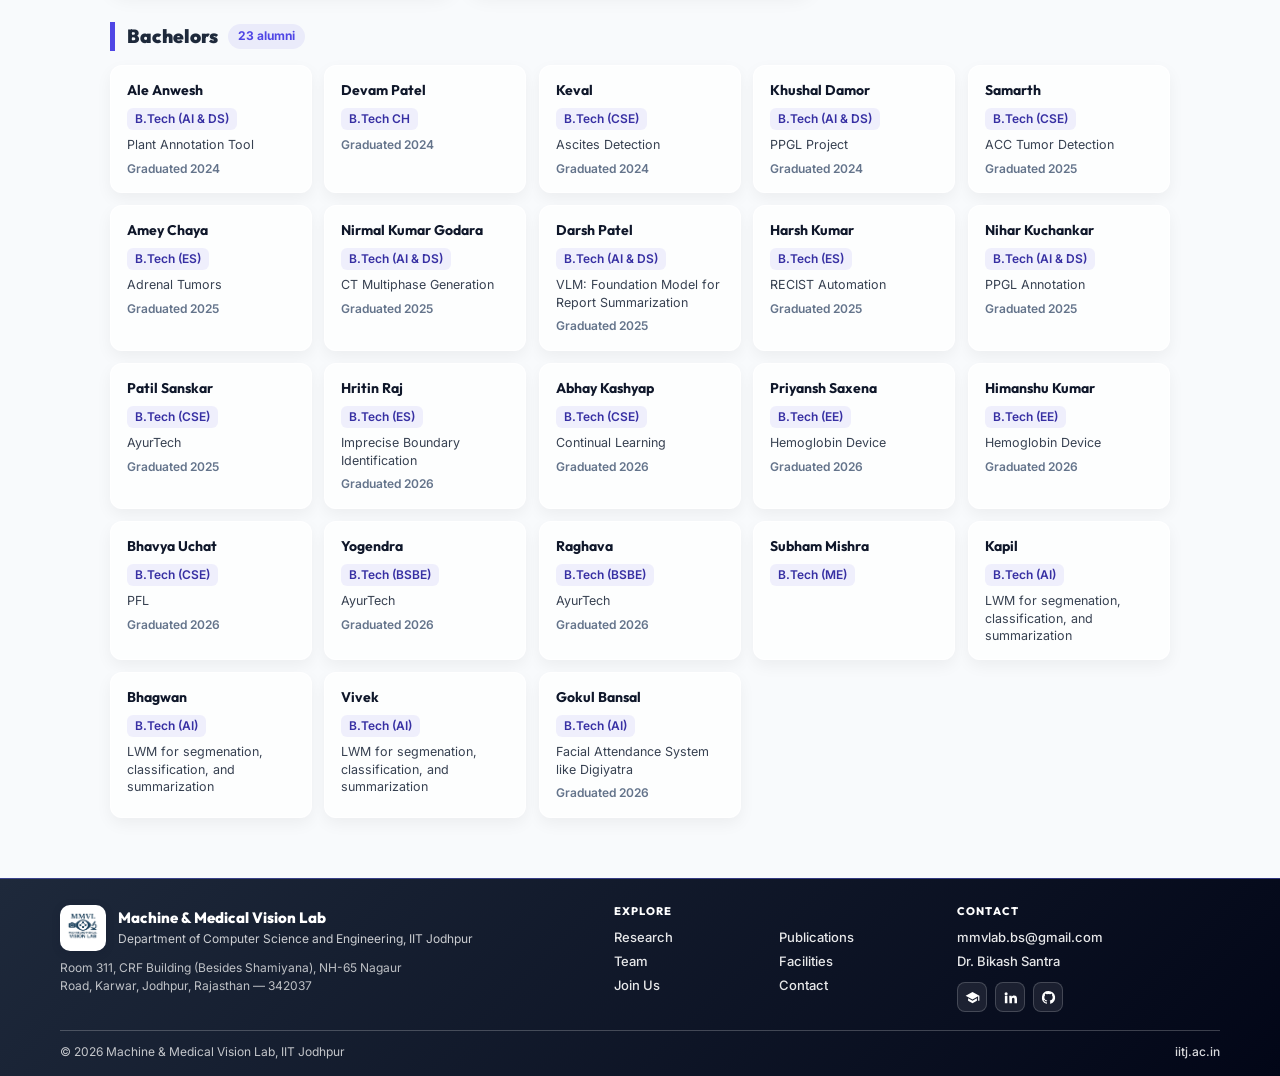
<file: alumni.html>
﻿<!doctype html>
<html lang="en">

<head>
  <meta name="view-transition" content="same-origin">
  <meta charset="utf-8" />
  <meta name="viewport" content="width=device-width,initial-scale=1" />
  <title>MMVL Lab — Alumni</title>

  <link href="https://cdn.jsdelivr.net/npm/bootstrap@5.3.3/dist/css/bootstrap.min.css" rel="stylesheet" />
  <link rel="stylesheet" href="./assets/css/navbar.css">
  <link rel="stylesheet" href="./assets/css/footer.css">
  <link rel="stylesheet" href="./assets/css/scroll-reveal.css">
  <link rel="stylesheet" href="./assets/css/back-to-top.css">
  <link rel="preconnect" href="https://fonts.googleapis.com">
  <link rel="preconnect" href="https://fonts.gstatic.com" crossorigin>
  <link
    href="https://fonts.googleapis.com/css2?family=Outfit:wght@400;500;600;700;800&family=Inter:wght@400;500;600&display=swap"
    rel="stylesheet">

  <style>
    :root {
      --page-bg: #f8fafc;
      --card-bg: rgba(255, 255, 255, 0.7);
      --muted: #64748b;
      --accent: #4f46e5;
      --border: rgba(255, 255, 255, 0.6);
      --card-border-light: rgba(255, 255, 255, 0.8);
      --text: #0f172a;
      --nav-h: 72px;
    }

    body {
      margin: 0;
      background: var(--page-bg);
      font-family: 'Inter', system-ui, -apple-system, sans-serif;
      color: #1e293b;
      padding-top: var(--nav-h);
      line-height: 1.55;
    }

    h1, h2, h3, .page-title, .section-title {
      font-family: 'Outfit', sans-serif;
    }

    body::before {
      content: "";
      position: fixed;
      inset: 0;
      background:
        radial-gradient(circle at 15% 50%, rgba(79, 70, 229, 0.12), transparent 50%),
        radial-gradient(circle at 85% 30%, rgba(16, 185, 129, 0.12), transparent 50%),
        radial-gradient(circle at 50% 80%, rgba(236, 72, 153, 0.12), transparent 50%);
      background-color: #f8fafc;
      z-index: -1;
      animation: breathe 15s alternate infinite ease-in-out;
    }

    @keyframes breathe {
      0%   { transform: scale(1); }
      100% { transform: scale(1.05); }
    }

    .container-max {
      max-width: 1100px;
      width: 90%;
      margin: 0 auto;
      padding: 40px 20px 60px;
    }

    .page-head {
      margin: 28px 0 22px;
    }

    .page-title {
      font-size: 26px;
      font-weight: 900;
      margin: 0;
    }

    .page-subtitle {
      color: var(--muted);
      margin-top: 6px;
      font-size: 14px;
    }

    .section-title {
      font-weight: 900;
      font-size: 19px;
      margin: 32px 0 14px;
      border-left: 5px solid var(--accent);
      padding-left: 12px;
      display: flex;
      align-items: center;
      gap: 10px;
    }

    .section-count {
      font-family: 'Inter', sans-serif;
      font-size: 12px;
      font-weight: 700;
      color: var(--accent);
      background: rgba(79, 70, 229, 0.08);
      border-radius: 999px;
      padding: 3px 10px;
    }

    .section-count.is-empty {
      color: var(--muted);
      background: rgba(100, 116, 139, 0.10);
    }

    /* Alumni card grid */
    .alumni-grid {
      display: grid;
      grid-template-columns: repeat(auto-fill, minmax(280px, 1fr));
      gap: 16px;
    }

    .alumni-card {
      background: var(--card-bg);
      border: 1px solid var(--card-border-light);
      border-radius: 16px;
      padding: 20px;
      box-shadow: 0 8px 20px rgba(0, 0, 0, 0.06);
      backdrop-filter: blur(14px);
      -webkit-backdrop-filter: blur(14px);
      transition: 0.22s ease;
    }

    .alumni-card:hover {
      transform: translateY(-4px);
      border-color: rgba(79, 70, 229, 0.5);
      box-shadow: 0 16px 32px rgba(79, 70, 229, 0.10);
    }

    .alumni-name {
      font-family: 'Outfit', sans-serif;
      font-weight: 800;
      font-size: 15px;
      color: #0f172a;
      margin: 0 0 4px;
    }

    .alumni-degree {
      display: inline-block;
      font-size: 12px;
      font-weight: 700;
      color: #3730a3;
      background: rgba(79, 70, 229, 0.08);
      border: 1px solid rgba(79, 70, 229, 0.18);
      border-radius: 999px;
      padding: 2px 10px;
      margin-bottom: 8px;
    }

    .alumni-year {
      font-size: 12.5px;
      color: var(--muted);
      margin-bottom: 6px;
    }

    .alumni-thesis {
      font-size: 13px;
      color: #374151;
      margin-bottom: 10px;
      line-height: 1.45;
    }

    /* Sponsoring grant — project fellows only */
    .alumni-funding {
      font-size: 12px;
      font-weight: 600;
      color: #4338ca;
      margin-bottom: 6px;
    }

    .alumni-position {
      font-size: 12.5px;
      color: var(--muted);
      font-style: italic;
    }

    .alumni-icons {
      display: flex;
      gap: 10px;
      margin-top: 12px;
    }

    .alumni-icons a {
      display: inline-flex;
      align-items: center;
      justify-content: center;
      width: 32px;
      height: 32px;
      border-radius: 8px;
      background: rgba(79, 70, 229, 0.07);
      border: 1px solid rgba(79, 70, 229, 0.15);
      transition: 0.18s ease;
    }

    .alumni-icons a:hover {
      background: rgba(79, 70, 229, 0.15);
      border-color: rgba(79, 70, 229, 0.4);
    }

    .alumni-icons svg {
      width: 15px;
      height: 15px;
      fill: var(--accent);
    }

    /* Btech alumni grid */
    .btech-alumni-grid {
      display: grid;
      grid-template-columns: repeat(auto-fill, minmax(200px, 1fr));
      gap: 12px;
    }

    .btech-alumni-cell {
      background: var(--card-bg);
      border: 1px solid var(--card-border-light);
      border-radius: 12px;
      padding: 14px 16px;
      display: flex;
      flex-direction: column;
      gap: 6px;
      backdrop-filter: blur(12px);
      -webkit-backdrop-filter: blur(12px);
      box-shadow: 0 6px 16px rgba(0,0,0,0.05);
      transition: 0.22s ease;
    }

    .btech-alumni-cell:hover {
      transform: translateY(-3px);
      border-color: rgba(79, 70, 229, 0.45);
      box-shadow: 0 12px 26px rgba(79,70,229,0.09);
    }

    .btech-alumni-name {
      font-family: 'Outfit', sans-serif;
      font-weight: 700;
      font-size: 14px;
      color: #0f172a;
    }

    .btech-alumni-dept {
      font-size: 12px;
      font-weight: 600;
      color: #3730a3;
      background: rgba(79, 70, 229, 0.08);
      border-radius: 6px;
      padding: 2px 8px;
      align-self: flex-start;
    }

    .btech-alumni-project {
      font-size: 12.5px;
      color: #374151;
      line-height: 1.4;
    }

    .btech-alumni-year {
      font-size: 12px;
      font-weight: 600;
      color: var(--muted);
    }

    /* Empty state */
    .empty-state {
      text-align: center;
      padding: 60px 20px;
      color: var(--muted);
    }

    .empty-state svg {
      width: 56px;
      height: 56px;
      stroke: #c7d2fe;
      fill: none;
      stroke-width: 1.5;
      stroke-linecap: round;
      stroke-linejoin: round;
      margin-bottom: 16px;
    }

    .empty-state p {
      font-size: 15px;
      margin: 0;
    }

    /* Back link */
    .back-link {
      display: inline-flex;
      align-items: center;
      gap: 6px;
      font-size: 13.5px;
      font-weight: 600;
      color: var(--accent);
      text-decoration: none;
      margin-bottom: 8px;
    }

    .back-link:hover { text-decoration: underline; }

    /* Page fade */
    #app-content {
      animation: fadeUpIn 0.8s cubic-bezier(0.16, 1, 0.3, 1) both;
    }

    @keyframes fadeUpIn {
      from { opacity: 0; transform: translateY(40px); }
      to   { opacity: 1; transform: translateY(0); }
    }

    html { overflow-y: scroll; }
    @view-transition { navigation: auto; }
  </style>
</head>

<body>

  <!-- NAVBAR -->
  <div id="navbar">
    <nav class="navbar navbar-expand-lg navbar-light" id="mainNav">
      <div class="container">
        <a class="navbar-brand d-flex align-items-center" href="./index.html">
          <img src="./assets/images/logo/mmvl-wordmark.png" alt="MMVL — Machine and Medical Vision Lab"
            style="height:56px; width:auto; margin-right:10px;">
        </a>
        <button class="navbar-toggler" type="button" data-bs-toggle="collapse" data-bs-target="#navMenu"
          aria-controls="navMenu" aria-expanded="false" aria-label="Toggle navigation">
          <span class="navbar-toggler-icon"><span></span></span>
        </button>
        <div class="collapse navbar-collapse" id="navMenu">
          <ul class="navbar-nav ms-auto">
            <li class="nav-item"><a class="nav-link" href="index.html">Home</a></li>
            <li class="nav-item"><a class="nav-link" href="team.html">Team</a></li>
            <li class="nav-item"><a class="nav-link" href="research.html">Research</a></li>
            <li class="nav-item"><a class="nav-link" href="facilities.html">Facilities</a></li>
            <li class="nav-item"><a class="nav-link" href="publications.html">Publications</a></li>
            <li class="nav-item"><a class="nav-link" href="gallery.html">Gallery</a></li>
            <li class="nav-item"><a class="nav-link" href="joinus.html">Join Us</a></li>
            <li class="nav-item"><a class="nav-link" href="contact.html">Contact</a></li>
          </ul>
        </div>
      </div>
    </nav>
  </div>

  <main id="app-content">
    <div class="container-max">

      <a href="team.html" class="back-link">
        <svg style="width:14px;height:14px;stroke:var(--accent);fill:none;stroke-width:2.5;stroke-linecap:round;stroke-linejoin:round;" viewBox="0 0 24 24">
          <path d="M19 12H5M12 5l-7 7 7 7"/>
        </svg>
        Back to Team
      </a>

      <div class="page-head" data-reveal>
        <h1 class="page-title">Alumni</h1>
        <div class="page-subtitle">
          Former members of the Machine &amp; Medical Vision Lab (MMVL) — where are they now?
        </div>
      </div>

      <!-- 1. PhD Alumni -->
      <div class="section-title" data-reveal>
        PhD Fellows <span class="section-count" id="phdAlumniCount"></span>
      </div>
      <div class="alumni-grid" id="phdAlumniGrid"></div>

      <!-- 2. Project Alumni -->
      <div class="section-title" data-reveal>
        Project Fellows <span class="section-count" id="projectAlumniCount"></span>
      </div>
      <div class="alumni-grid" id="projectAlumniGrid"></div>

      <!-- 3. Masters Alumni -->
      <div class="section-title" data-reveal>
        Masters <span class="section-count" id="mastersAlumniCount"></span>
      </div>
      <div class="alumni-grid" id="mastersAlumniGrid"></div>

      <!-- 4. Bachelors Alumni -->
      <div class="section-title" data-reveal>
        Bachelors<span class="section-count" id="btechAlumniCount"></span>
      </div>
      <div id="btechAlumniGrid"></div>

    </div>

    <!-- Data + renderer (inside #app-content so the SPA router re-executes them) -->
    <script src="./data/team-data.js"></script>
    <script src="./data/alumni-data.js"></script>
    <script src="./loaders/alumni-load.js"></script>
  </main>

  <div id="footer"></div>

  <script src="https://cdn.jsdelivr.net/npm/bootstrap@5.3.3/dist/js/bootstrap.bundle.min.js"></script>

  <script src="./assets/js/footer-load.js"></script>

  <script src="./assets/js/scroll-reveal.js"></script>
  <script src="./assets/js/back-to-top.js"></script>
  <script src="./assets/js/navbar-collapse.js"></script>
  <script src="./assets/js/spa.js"></script>
</body>

</html>
</file>
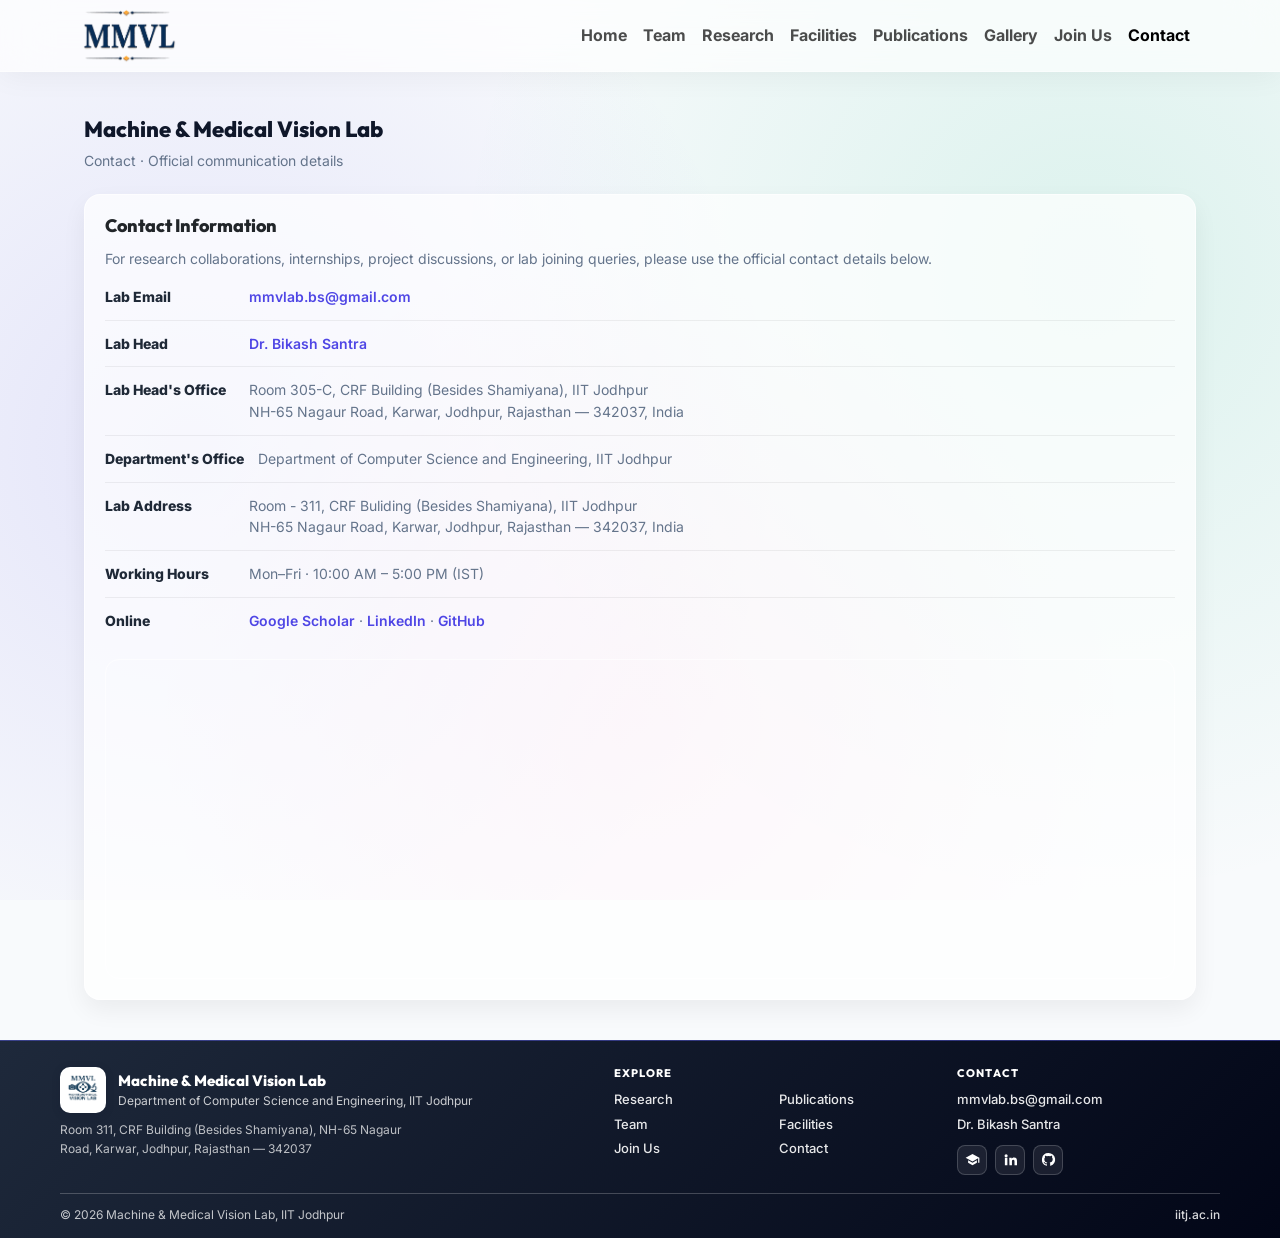
<file: contact.html>
﻿<!doctype html>
<html lang="en">
<head>
  <meta name="view-transition" content="same-origin">
  <meta charset="utf-8" />
  <meta name="viewport" content="width=device-width,initial-scale=1" />
  <title>MMVL Lab — Contact</title>
  <link href="https://cdn.jsdelivr.net/npm/bootstrap@5.3.3/dist/css/bootstrap.min.css" rel="stylesheet" />
  <link rel="stylesheet" href="./assets/css/navbar.css">
  <link rel="stylesheet" href="./assets/css/footer.css">
  <link rel="stylesheet" href="./assets/css/back-to-top.css">
  <link rel="preconnect" href="https://fonts.googleapis.com">
  <link rel="preconnect" href="https://fonts.gstatic.com" crossorigin>
  <link href="https://fonts.googleapis.com/css2?family=Outfit:wght@400;500;600;700;800&family=Inter:wght@400;500;600&display=swap" rel="stylesheet">

  <style>
    :root {
      --page-bg: #f8fafc;
      --bg: var(--page-bg);
      --card-bg: rgba(255, 255, 255, 0.7);
      --card: var(--card-bg);
      --muted: #64748b;
      --accent: #4f46e5;
      --accent-hover: #4338ca;
      --border: rgba(255, 255, 255, 0.6);
      --text: #0f172a;
      --card-border-light: rgba(255, 255, 255, 0.8);
      --card-elev: rgba(0, 0, 0, 0.04);
      --nav-h: 72px;
      --nav-bg: #4f46e5;
    }

    body {
      margin:0;
      background:var(--page-bg);
      color:var(--text);
      font-family: 'Inter', system-ui, -apple-system, sans-serif;
      line-height:1.55;
    }

    h1, h2, h3, h4, h5, .lab-title {
      font-family: 'Outfit', sans-serif;
    }

    body::before {
      content: "";
      position: fixed;
      inset: 0;
      background: radial-gradient(circle at 15% 50%, rgba(79, 70, 229, 0.12), transparent 50%),
                  radial-gradient(circle at 85% 30%, rgba(16, 185, 129, 0.12), transparent 50%),
                  radial-gradient(circle at 50% 80%, rgba(236, 72, 153, 0.12), transparent 50%);
      background-color: #f8fafc;
      z-index: -1;
      animation: breathe 15s alternate infinite ease-in-out;
    }

    @keyframes breathe {
      0% { transform: scale(1); }
      100% { transform: scale(1.05); }
    }

    a{
      color:var(--accent);
      font-weight:600;
      text-decoration:none;
    }

    .container-contact {
      max-width: 1200px;
      width: 90%;
      margin: 0 auto;
      padding: 40px 20px;
      margin-top: 72px;
    }

    /* HEADER */
    .topbar{
      display:flex;
      justify-content:space-between;
      align-items:flex-start;
      gap:16px;
      margin-bottom:22px;
    }

    .lab-title{
      font-weight:800;
      font-size:22px;
    }

    .sub-title{
      color:var(--muted);
      font-size:14px;
      margin-top:4px;
    }

    /* CARD */
    .card{
      background:var(--card);
      border:1px solid var(--border);
      border-radius:16px;
      padding:20px;
      box-shadow:0 10px 24px rgba(0,0,0,0.06);
    
      backdrop-filter: blur(12px);
      -webkit-backdrop-filter: blur(12px);
}

    .card h3{
      margin:0 0 12px 0;
      font-size:18px;
      font-weight:800;
    }

    .card p{
      margin:0 0 16px 0;
      color:var(--muted);
      font-size:14px;
    }

    .info-row{
      display:flex;
      gap:14px;
      padding:12px 0;
      border-top:1px solid rgba(0,0,0,0.06);
    }
    .info-row:first-of-type{
      border-top:none;
      padding-top:0;
    }

    .label{
      min-width:130px;
      font-weight:800;
      color:#1f2937;
      font-size:14px;
    }

    .value{
      color:var(--muted);
      font-size:14px;
    }

    /* MAP */
    .map{
      width:100%;
      height:320px;
      border-radius:14px;
      border:1px solid var(--border);
      overflow:hidden;
      margin-top:16px;
    }
    .map iframe{
      width:100%;
      height:100%;
      border:0;
    }

    /* RESPONSIVE */
    @media(max-width:600px){
      .topbar{
        flex-direction:column;
        align-items:flex-start;
      }
      .info-row{
        flex-direction:column;
        gap:4px;
      }
      .label{
        min-width:unset;
      }
    }
  
    


    /* Page Load Fade-Up Animation */
    #app-content {
      animation: fadeUpIn 0.8s cubic-bezier(0.16, 1, 0.3, 1) both;
      -webkit-animation: fadeUpIn 0.8s cubic-bezier(0.16, 1, 0.3, 1) both;
    }

    @keyframes fadeUpIn {
      from {
        opacity: 0;
        transform: translateY(40px);
      }
      to {
        opacity: 1;
        transform: translateY(0);
      }
    }

    /* Smooth View Transitions */
    html { overflow-y: scroll; }
    @view-transition { navigation: auto; }
</style>
</head>

<body>
  <div id="navbar">
<nav class="navbar navbar-expand-lg navbar-light" id="mainNav">
  <div class="container">
    <!-- <a class="navbar-brand" href="#">MMVL</a> -->
     <a class="navbar-brand d-flex align-items-center" href="./index.html">
  <img src="./assets/images/logo/mmvl-wordmark.png" alt="MMVL — Machine and Medical Vision Lab" 
       style="height:56px; width:auto; margin-right:10px;">
  
</a>

    <button class="navbar-toggler" type="button" data-bs-toggle="collapse" data-bs-target="#navMenu" aria-controls="navMenu" aria-expanded="false" aria-label="Toggle navigation">
      <span class="navbar-toggler-icon"><span></span></span>
    </button>
    <div class="collapse navbar-collapse" id="navMenu">
      <ul class="navbar-nav ms-auto">
        <li class="nav-item"><a class="nav-link" href="index.html">Home</a></li>
        <li class="nav-item"><a class="nav-link" href="team.html">Team</a></li>
        <li class="nav-item"><a class="nav-link" href="research.html">Research</a></li>
        <li class="nav-item"><a class="nav-link" href="facilities.html">Facilities</a></li>
        <li class="nav-item"><a class="nav-link" href="publications.html">Publications</a></li>
        <li class="nav-item"><a class="nav-link" href="gallery.html">Gallery</a></li>
        <li class="nav-item"><a class="nav-link" href="joinus.html">Join Us</a></li>
        <li class="nav-item"><a class="nav-link active" href="contact.html">Contact</a></li>
      </ul>
    </div>
  </div>
</nav>
</div>
  <main id="app-content">
    <div class="container-contact">

    <!-- Header -->
    <div class="topbar">
      <div>
        <div class="lab-title">Machine & Medical Vision Lab</div>
        <div class="sub-title">Contact · Official communication details</div>
      </div>
    </div>

    <!-- Contact Info Card -->
    <div class="card">
      <h3>Contact Information</h3>
      <p>
        For research collaborations, internships, project discussions, or lab joining queries,
        please use the official contact details below.
      </p>

      <div class="info-row">
        <div class="label">Lab Email</div>
        <div class="value">
          <a href="mailto:mmvlab.bs@gmail.com">mmvlab.bs@gmail.com</a>
        </div>
      </div>

      <div class="info-row">
        <div class="label">Lab Head</div>
        <div class="value">
          <a href="https://home.iitj.ac.in/~bikash/" target="_blank" rel="noopener noreferrer">Dr. Bikash Santra</a>
        </div>
      </div>

      <div class="info-row">
        <div class="label">Lab Head's Office</div>
        <div class="value">
         Room 305-C, CRF Building (Besides Shamiyana), IIT Jodhpur<br />
          NH-65 Nagaur Road, Karwar, Jodhpur, Rajasthan — 342037, India
        </div>
      </div>
          <div class="info-row">
        <div class="label">Department's Office</div>
        <div class="value">
         Department of Computer Science and Engineering, IIT Jodhpur<br />
        </div>
      </div>

      <div class="info-row">
        <div class="label">Lab Address</div>
        <div class="value">
          Room - 311, CRF Buliding (Besides Shamiyana), IIT Jodhpur<br/>
           NH-65 Nagaur Road, Karwar, Jodhpur, Rajasthan — 342037, India
          
        </div>
      </div>

      <div class="info-row">
        <div class="label">Working Hours</div>
        <div class="value">
          Mon–Fri · 10:00 AM – 5:00 PM (IST)
        </div>
      </div>

      <div class="info-row">
        <div class="label">Online</div>
        <div class="value">
          <a href="https://scholar.google.com/citations?user=BBt34hcAAAAJ&hl=en" target="_blank" rel="noopener noreferrer">Google Scholar</a> ·
          <a href="https://www.linkedin.com/company/machine-and-medical-vision-group-mmvg/?viewAsMember=true" target="_blank" rel="noopener noreferrer">LinkedIn</a> ·
          <a href="https://github.com/mmvlab" target="_blank" rel="noopener noreferrer">GitHub</a>
        </div>
      </div>

      <!-- Map -->
      <div class="map">
        <!-- Replace link with exact IIT Jodhpur location if needed -->
        <iframe
          src="https://www.google.com/maps?q=IIT%20Jodhpur&output=embed"
          loading="lazy"
          referrerpolicy="no-referrer-when-downgrade">
        </iframe>
      </div>

    </div>

  </div>

  </main>

  <!-- FOOTER -->
  <div id="footer"></div>
  <script src="./assets/js/footer-load.js"></script>

  <script src="https://cdn.jsdelivr.net/npm/bootstrap@5.3.3/dist/js/bootstrap.bundle.min.js"></script>
  <script src="./assets/js/scroll-reveal.js"></script>
  <script src="./assets/js/back-to-top.js"></script>
  <script src="./assets/js/navbar-collapse.js"></script>
  <script src="./assets/js/spa.js"></script>
</body>
</html>
</file>
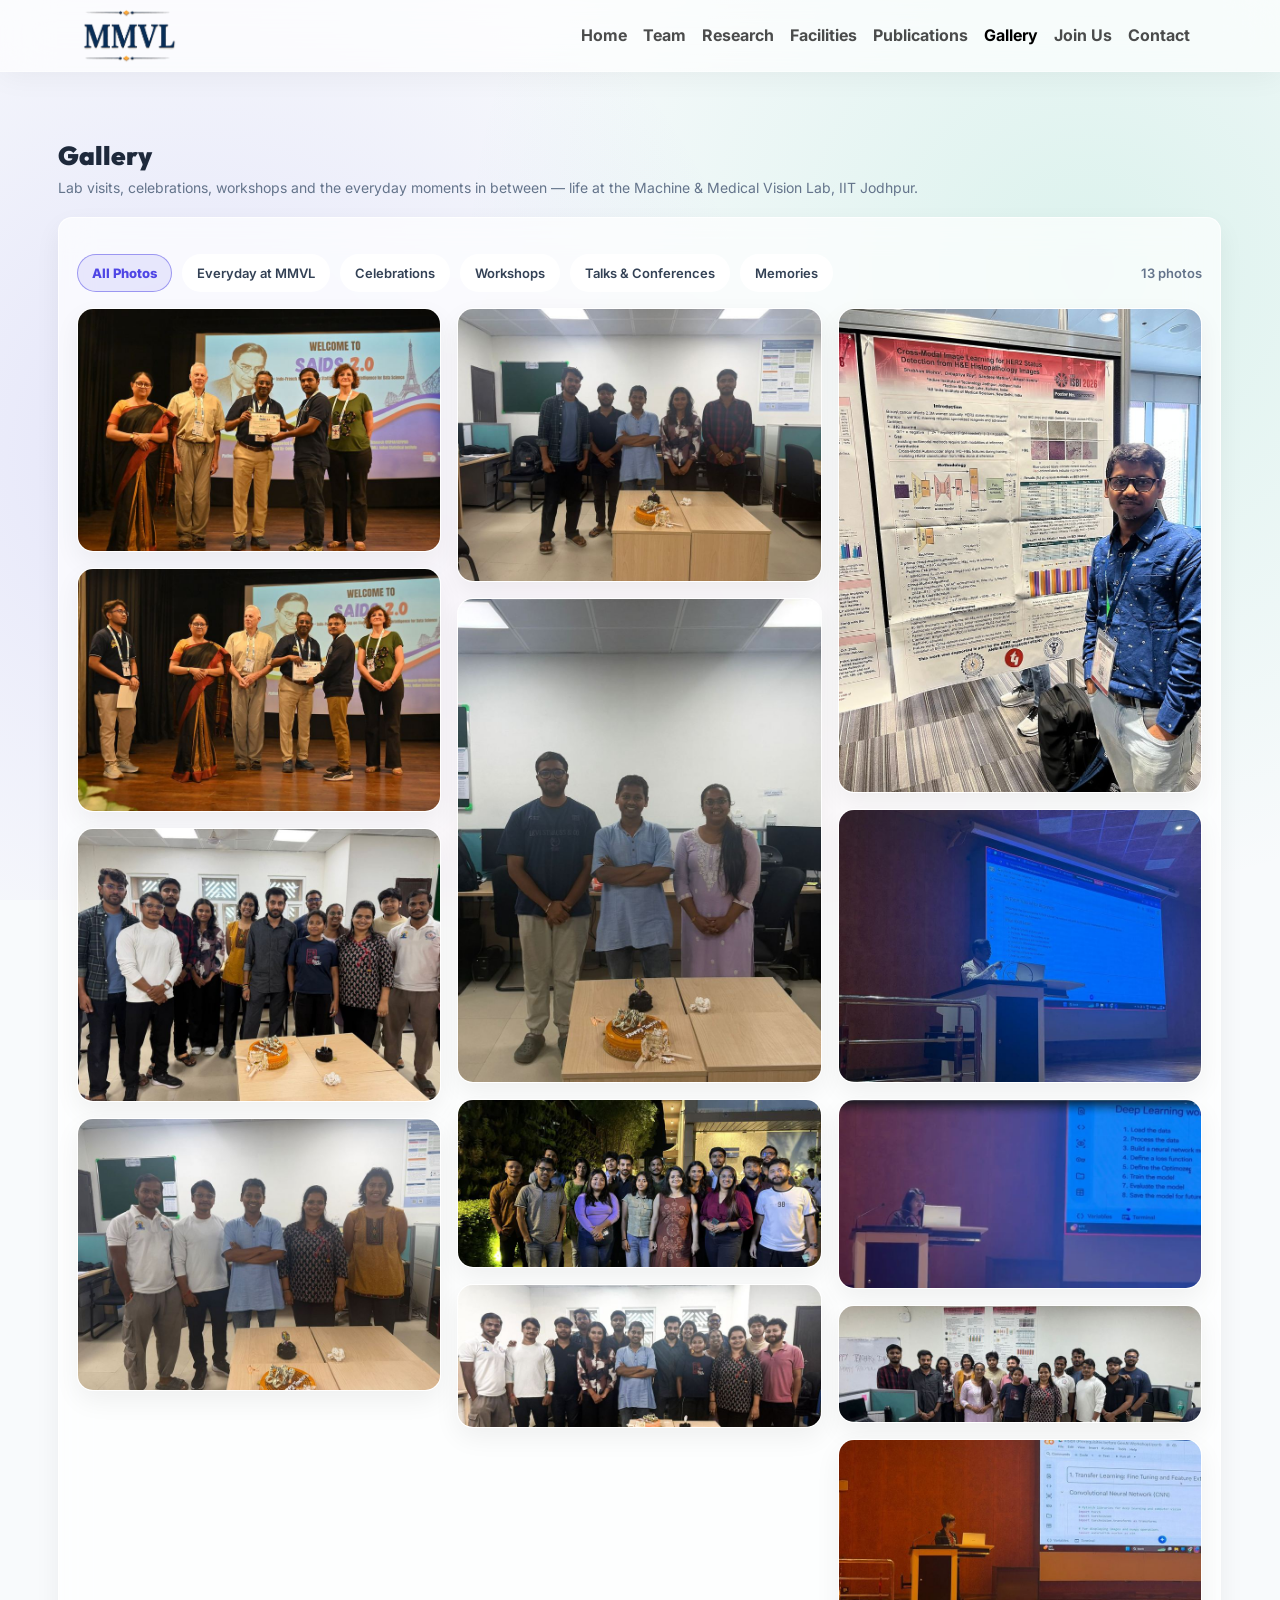
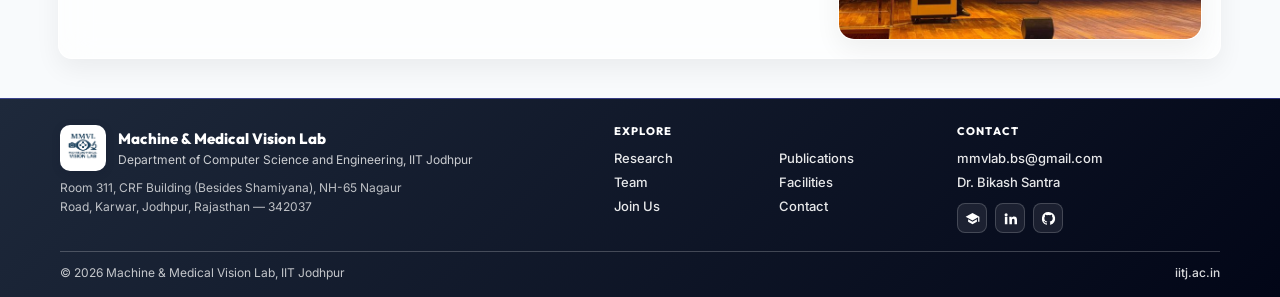
<file: gallery.html>
<!doctype html>
<html lang="en">

<head>
    <meta name="view-transition" content="same-origin">
    <meta charset="utf-8" />
    <meta name="viewport" content="width=device-width,initial-scale=1" />
    <title>MMVL Lab — Gallery</title>

    <!-- Bootstrap -->
    <link href="https://cdn.jsdelivr.net/npm/bootstrap@5.3.3/dist/css/bootstrap.min.css" rel="stylesheet" />
    <link rel="stylesheet" href="./assets/css/navbar.css">
    <link rel="stylesheet" href="./assets/css/footer.css">
    <link rel="stylesheet" href="./assets/css/back-to-top.css">
    <link rel="stylesheet" href="./assets/css/scroll-reveal.css">
    <link rel="stylesheet" href="./assets/css/gallery.css">
    <link rel="preconnect" href="https://fonts.googleapis.com">
    <link rel="preconnect" href="https://fonts.gstatic.com" crossorigin>
    <link
        href="https://fonts.googleapis.com/css2?family=Outfit:wght@400;500;600;700;800&family=Inter:wght@400;500;600&display=swap"
        rel="stylesheet">

    <style>
        :root {
            --page-bg: #f8fafc;
            --bg: var(--page-bg);
            --card-bg: rgba(255, 255, 255, 0.7);
            --card: var(--card-bg);
            --muted: #64748b;
            --accent: #4f46e5;
            --accent-hover: #4338ca;
            --border: rgba(255, 255, 255, 0.6);
            --text: #0f172a;
            --card-border-light: rgba(255, 255, 255, 0.8);
            --card-elev: rgba(0, 0, 0, 0.04);
            --nav-h: 72px;
            --nav-bg: #4f46e5;
        }

        body {
            margin: 0;
            background: var(--page-bg);
            font-family: 'Inter', system-ui, -apple-system, sans-serif;
            color: #1e293b;
            padding-top: var(--nav-h);
            line-height: 1.55;
        }

        h1,
        h2,
        h3,
        h4,
        h5,
        .page-title,
        .section-title {
            font-family: 'Outfit', sans-serif;
        }

        body::before {
            content: "";
            position: fixed;
            inset: 0;
            background: radial-gradient(circle at 15% 50%, rgba(79, 70, 229, 0.12), transparent 50%),
                radial-gradient(circle at 85% 30%, rgba(16, 185, 129, 0.12), transparent 50%),
                radial-gradient(circle at 50% 80%, rgba(236, 72, 153, 0.12), transparent 50%);
            background-color: #f8fafc;
            z-index: -1;
            animation: breathe 15s alternate infinite ease-in-out;
        }

        @keyframes breathe {
            0% {
                transform: scale(1);
            }

            100% {
                transform: scale(1.05);
            }
        }

        /* Page container — wider than the text pages (1200px / 90%), since the
           photos are the content here and earn the extra room. */
        .container-max {
            max-width: 1400px;
            width: 94%;
            margin: 0 auto;
            padding: 40px 20px;
        }

        /* Page header */
        .page-head {
            margin: 28px 0 18px 0;
        }

        .page-title {
            font-size: 26px;
            font-weight: 900;
            margin: 0;
        }

        .page-subtitle {
            color: var(--muted);
            margin-top: 6px;
            font-size: 14px;
        }

        .section-title {
            font-weight: 900;
            font-size: 20px;
            margin: 22px 0 12px;
            border-left: 5px solid var(--accent);
            padding-left: 12px;
        }

        .card-panel {
            background: var(--card-bg);
            border-radius: 14px;
            padding: 18px;
            box-shadow: 0 10px 26px rgba(0, 0, 0, 0.06);
            backdrop-filter: blur(16px);
            -webkit-backdrop-filter: blur(16px);
            border: 1px solid var(--card-border-light);
        }

        @media (max-width: 520px) {
            .container-max {
                width: 94%;
                padding: 24px 10px;
            }

            .page-title {
                font-size: 22px;
            }
        }
    </style>
</head>

<body>

    <!-- NAVBAR -->
    <div id="navbar">
        <nav class="navbar navbar-expand-lg navbar-light" id="mainNav">
            <div class="container">
                <a class="navbar-brand d-flex align-items-center" href="./index.html">
                    <img src="./assets/images/logo/mmvl-wordmark.png" alt="MMVL — Machine and Medical Vision Lab"
                        style="height:56px; width:auto; margin-right:10px;">
                </a>

                <button class="navbar-toggler" type="button" data-bs-toggle="collapse" data-bs-target="#navMenu"
                    aria-controls="navMenu" aria-expanded="false" aria-label="Toggle navigation">
                    <span class="navbar-toggler-icon"><span></span></span>
                </button>
                <div class="collapse navbar-collapse" id="navMenu">
                    <ul class="navbar-nav ms-auto">
                        <li class="nav-item"><a class="nav-link" href="index.html">Home</a></li>
                        <li class="nav-item"><a class="nav-link" href="team.html">Team</a></li>
                        <li class="nav-item"><a class="nav-link" href="research.html">Research</a></li>
                        <li class="nav-item"><a class="nav-link" href="facilities.html">Facilities</a></li>
                        <li class="nav-item"><a class="nav-link" href="publications.html">Publications</a></li>
                        <li class="nav-item"><a class="nav-link" href="gallery.html">Gallery</a></li>
                        <li class="nav-item"><a class="nav-link" href="joinus.html">Join Us</a></li>
                        <li class="nav-item"><a class="nav-link" href="contact.html">Contact</a></li>
                    </ul>
                </div>
            </div>
        </nav>
    </div>

    <main id="app-content">
        <div class="container-max">

            <div class="page-head" data-reveal>
                <h1 class="page-title">Gallery</h1>
                <div class="page-subtitle">
                    Lab visits, celebrations, workshops and the everyday moments in between — life at the
                    Machine &amp; Medical Vision Lab, IIT Jodhpur.
                </div>
            </div>

            <div class="card-panel" data-reveal>
                <!-- Filter chips and the photo count are rendered by gallery-load.js -->
                <div class="gal-toolbar" id="galleryFilters" role="group" aria-label="Filter photos by category"></div>

                <!-- Masonry grid -->
                <div class="gal-grid" id="galleryGrid"></div>
            </div>

        </div>

        <!-- Data + renderer (inside #app-content so the SPA router re-executes them) -->
        <script src="./data/gallery-data.js"></script>
        <script src="./loaders/gallery-load.js"></script>
    </main>

    <!-- FOOTER -->
    <div id="footer"></div>

    <script src="https://cdn.jsdelivr.net/npm/bootstrap@5.3.3/dist/js/bootstrap.bundle.min.js"></script>
    <script src="./assets/js/footer-load.js"></script>
    <script src="./assets/js/scroll-reveal.js"></script>
    <script src="./assets/js/back-to-top.js"></script>
    <script src="./assets/js/navbar-collapse.js"></script>
    <script src="./assets/js/spa.js"></script>
</body>

</html>
</file>
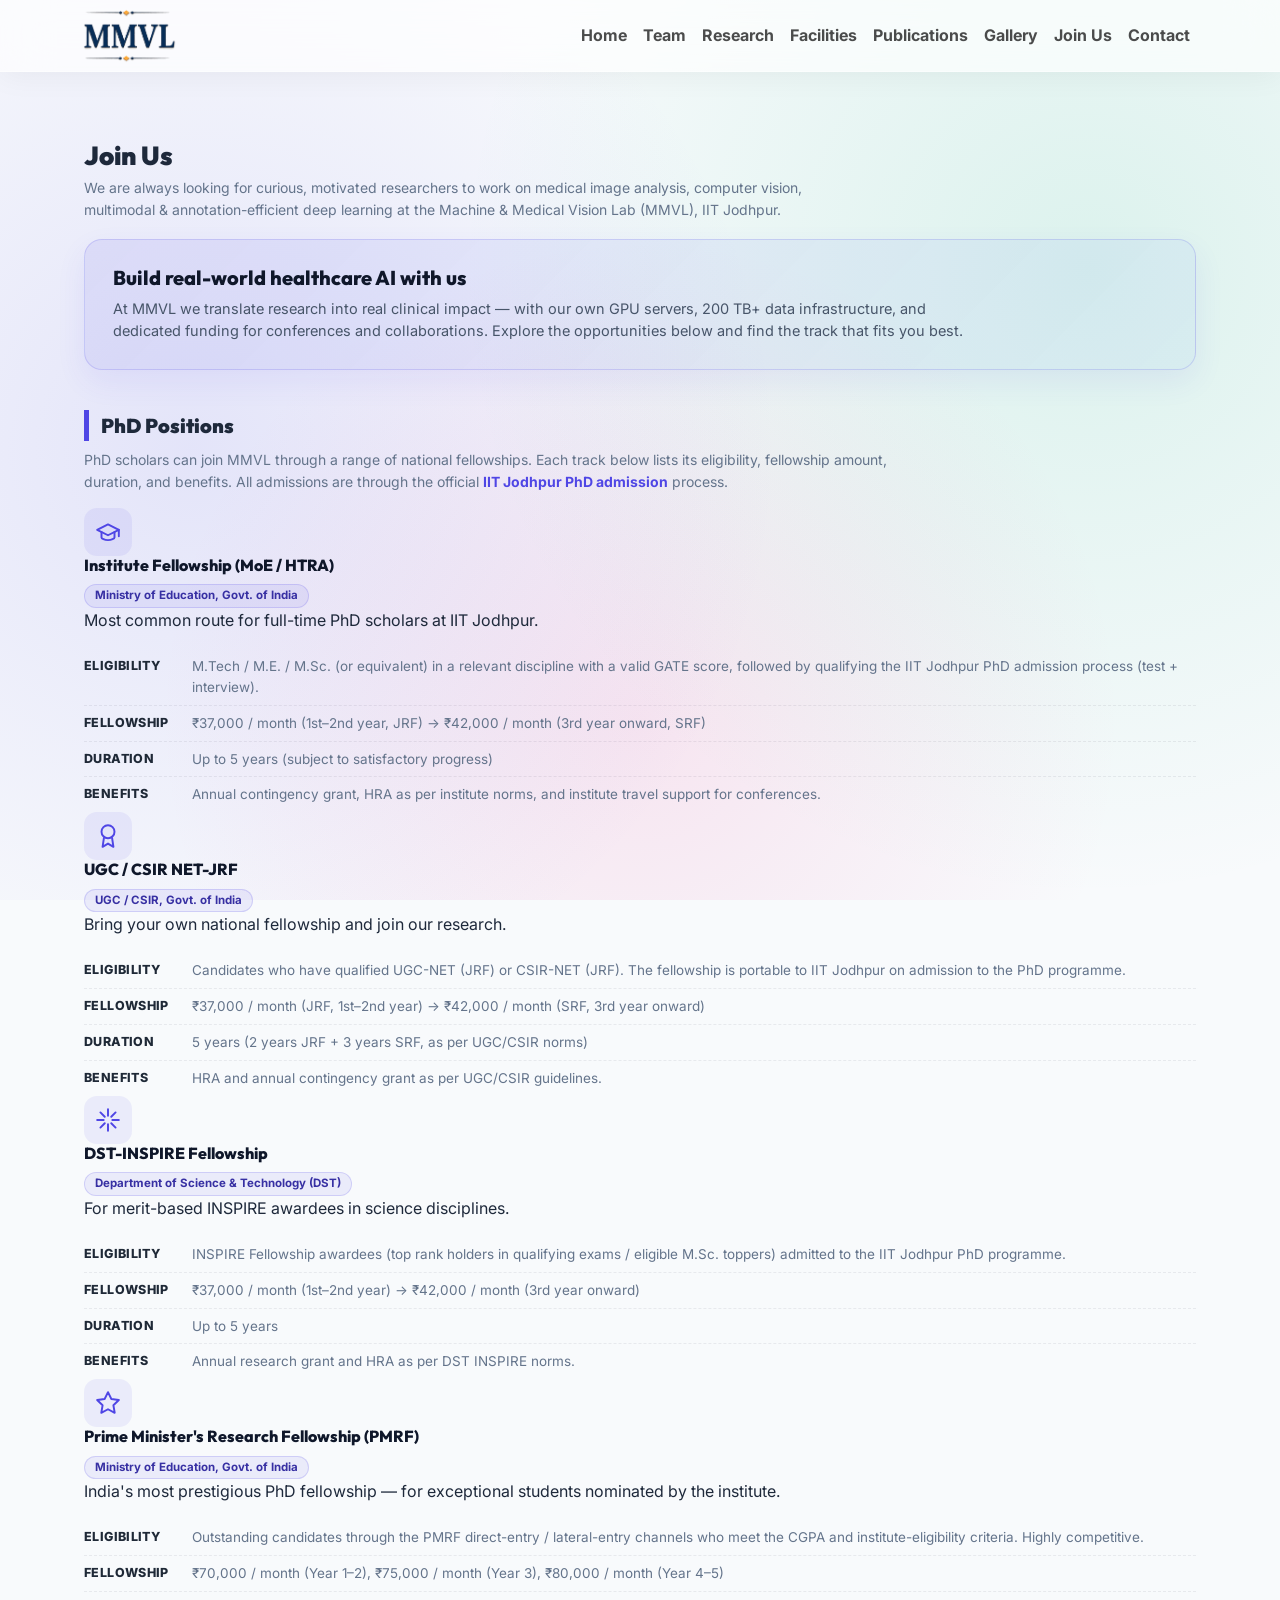
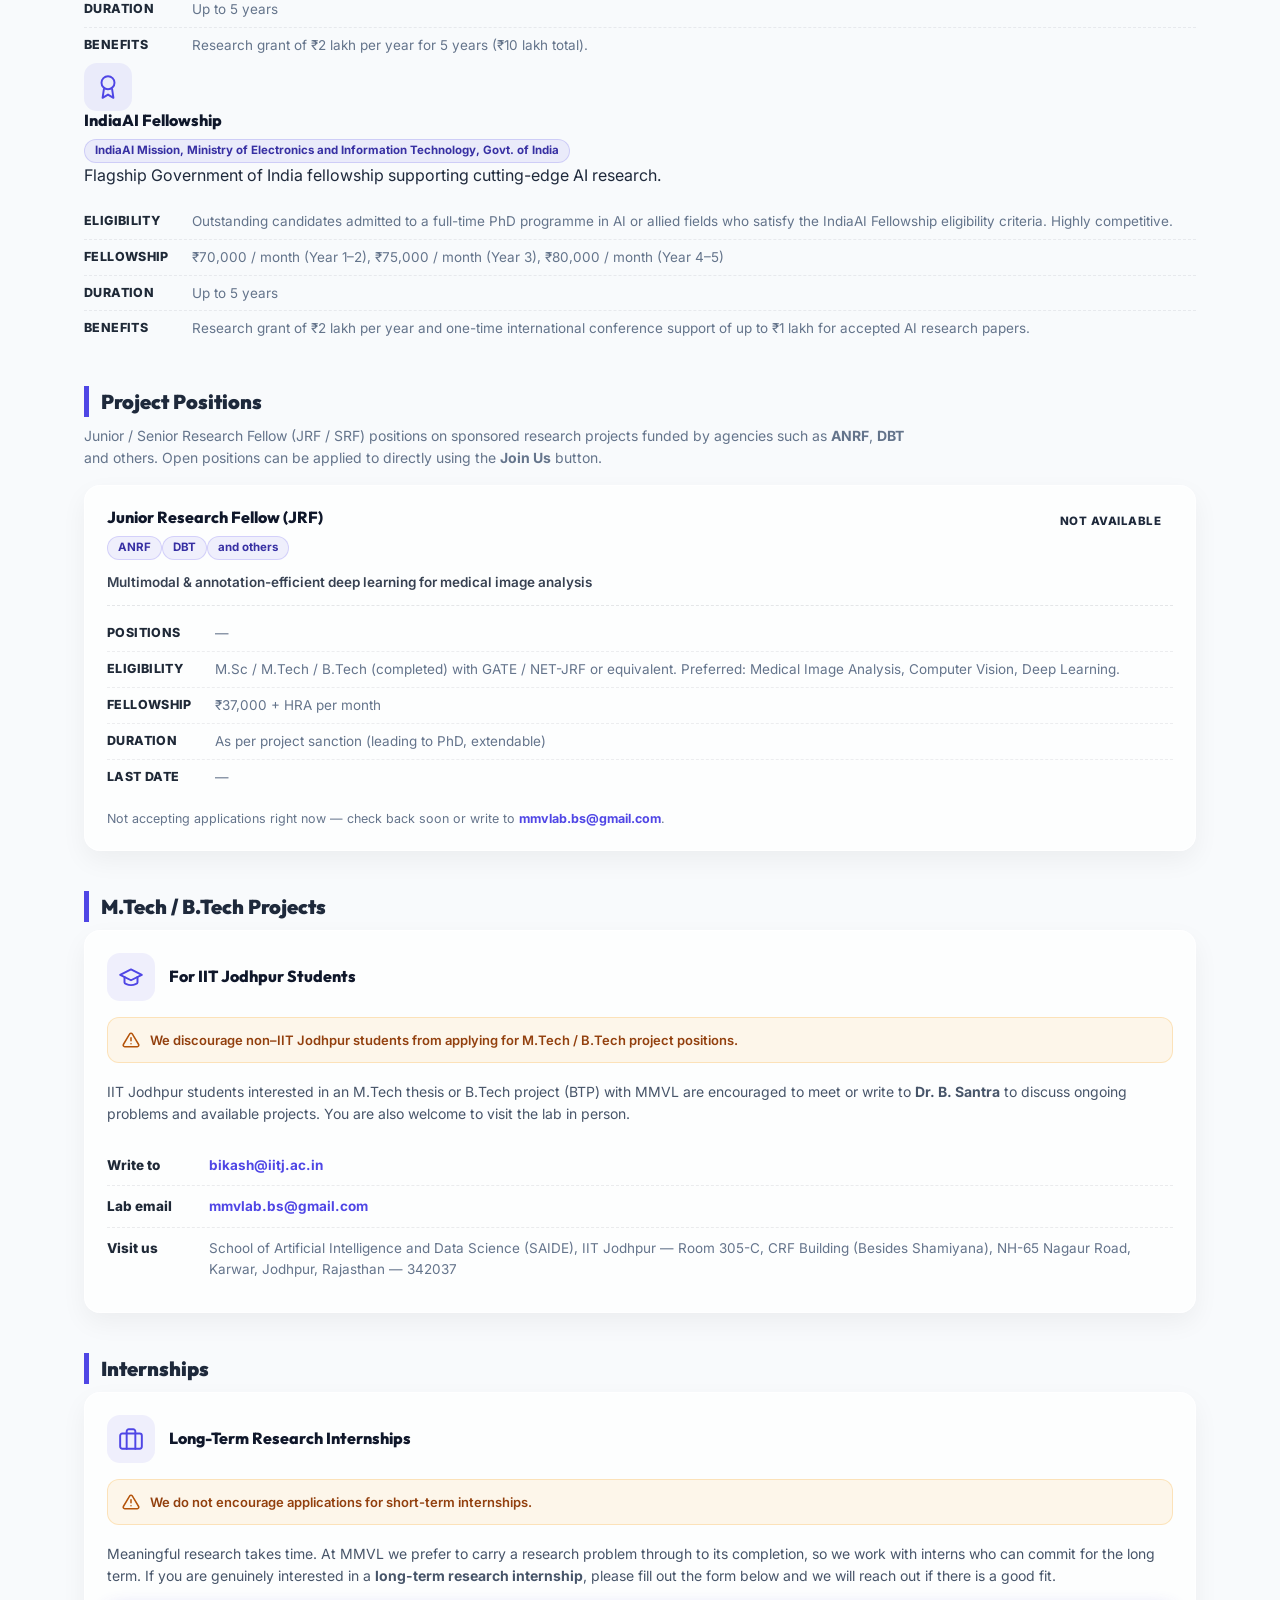
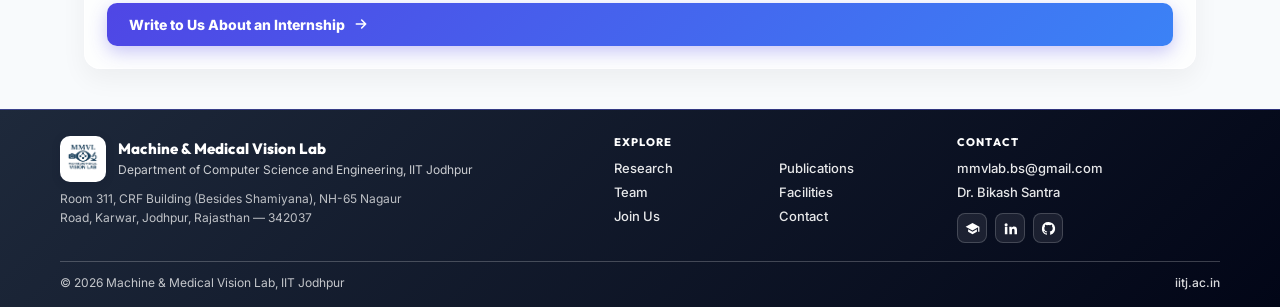
<file: joinus copy.html>
<!doctype html>
<html lang="en">

<head>
    <meta name="view-transition" content="same-origin">
    <meta charset="utf-8" />
    <meta name="viewport" content="width=device-width,initial-scale=1" />
    <title>MMVL Lab — Join Us</title>

    <!-- Bootstrap -->
    <link href="https://cdn.jsdelivr.net/npm/bootstrap@5.3.3/dist/css/bootstrap.min.css" rel="stylesheet" />
    <link rel="stylesheet" href="./assets/css/navbar.css">
    <link rel="stylesheet" href="./assets/css/footer.css">
    <link rel="stylesheet" href="./assets/css/scroll-reveal.css">
    <link rel="preconnect" href="https://fonts.googleapis.com">
    <link rel="preconnect" href="https://fonts.gstatic.com" crossorigin>
    <link
        href="https://fonts.googleapis.com/css2?family=Outfit:wght@400;500;600;700;800&family=Inter:wght@400;500;600&display=swap"
        rel="stylesheet">

    <style>
        :root {
            --page-bg: #f8fafc;
            --bg: var(--page-bg);
            --card-bg: rgba(255, 255, 255, 0.7);
            --card: var(--card-bg);
            --muted: #64748b;
            --accent: #4f46e5;
            --accent-hover: #4338ca;
            --border: rgba(255, 255, 255, 0.6);
            --text: #0f172a;
            --card-border-light: rgba(255, 255, 255, 0.8);
            --card-elev: rgba(0, 0, 0, 0.04);
            --nav-h: 72px;
            --nav-bg: #4f46e5;
            --ok: #059669;
        }

        body {
            margin: 0;
            background: var(--page-bg);
            font-family: 'Inter', system-ui, -apple-system, sans-serif;
            color: #1e293b;
            padding-top: var(--nav-h);
            line-height: 1.55;
        }

        h1, h2, h3, h4, h5, .page-title, .section-title {
            font-family: 'Outfit', sans-serif;
        }

        body::before {
            content: "";
            position: fixed;
            inset: 0;
            background: radial-gradient(circle at 15% 50%, rgba(79, 70, 229, 0.12), transparent 50%),
                radial-gradient(circle at 85% 30%, rgba(16, 185, 129, 0.12), transparent 50%),
                radial-gradient(circle at 50% 80%, rgba(236, 72, 153, 0.12), transparent 50%);
            background-color: #f8fafc;
            z-index: -1;
            animation: breathe 15s alternate infinite ease-in-out;
        }

        @keyframes breathe {
            0% { transform: scale(1); }
            100% { transform: scale(1.05); }
        }

        .container-max {
            max-width: 1200px;
            width: 90%;
            margin: 0 auto;
            padding: 40px 20px;
        }

        .page-head {
            margin: 28px 0 18px 0;
        }

        .page-title {
            font-size: 26px;
            font-weight: 900;
            margin: 0;
        }

        .page-subtitle {
            color: var(--muted);
            margin-top: 6px;
            font-size: 14px;
            max-width: 720px;
        }

        .section-title {
            font-weight: 900;
            font-size: 20px;
            margin: 40px 0 8px;
            border-left: 5px solid var(--accent);
            padding-left: 12px;
        }

        .section-lead {
            color: var(--muted);
            font-size: 14px;
            margin: 0 0 16px;
            max-width: 820px;
        }

        .muted { color: var(--muted); }

        /* Intro banner */
        .intro-card {
            background: linear-gradient(135deg, rgba(79, 70, 229, 0.10), rgba(59, 130, 246, 0.06));
            border: 1px solid rgba(79, 70, 229, 0.18);
            border-radius: 18px;
            padding: 26px 28px;
            box-shadow: 0 12px 30px rgba(79, 70, 229, 0.08);
            backdrop-filter: blur(14px);
            -webkit-backdrop-filter: blur(14px);
        }

        .intro-card h2 {
            font-size: 20px;
            font-weight: 800;
            margin: 0 0 8px;
            color: #0f172a;
        }

        .intro-card p {
            margin: 0;
            color: #475569;
            font-size: 14.5px;
            max-width: 860px;
        }

        /* ── Card grid (2-up) shared by fellowships + positions ── */
        .join-grid {
            display: grid;
            grid-template-columns: repeat(auto-fit, minmax(360px, 1fr));
            gap: 18px;
            margin-top: 4px;
        }

        /* Shared card shell */
        .fellow-card, .pos-card, .advisory-card {
            background: var(--card-bg);
            border: 1px solid var(--card-border-light);
            border-radius: 16px;
            padding: 22px;
            box-shadow: 0 10px 26px rgba(0, 0, 0, 0.05);
            transition: transform 0.22s ease, box-shadow 0.22s ease, border-color 0.22s ease;
            backdrop-filter: blur(14px);
            -webkit-backdrop-filter: blur(14px);
            display: flex;
            flex-direction: column;
        }

        .fellow-card:hover, .pos-card:hover, .advisory-card:hover {
            transform: translateY(-4px);
            border-color: rgba(79, 70, 229, 0.55);
            box-shadow: 0 18px 34px rgba(79, 70, 229, 0.10);
        }

        /* Fellowship header */
        .fellow-head {
            display: flex;
            gap: 14px;
            align-items: flex-start;
            margin-bottom: 14px;
        }

        .fellow-icon-wrap {
            flex-shrink: 0;
            width: 48px;
            height: 48px;
            border-radius: 13px;
            background: rgba(79, 70, 229, 0.08);
            display: flex;
            align-items: center;
            justify-content: center;
            color: var(--accent);
        }

        .join-icon { width: 26px; height: 26px; }

        .fellow-name {
            font-size: 16px;
            font-weight: 800;
            margin: 0 0 6px;
            color: #0f172a;
        }

        .agency-chip {
            display: inline-block;
            font-size: 11.5px;
            font-weight: 700;
            color: #3730a3;
            background: rgba(79, 70, 229, 0.08);
            border: 1px solid rgba(79, 70, 229, 0.18);
            border-radius: 999px;
            padding: 2px 10px;
        }

        /* Labeled term rows — "clear information to every term" */
        .term-list {
            border-top: 1px dashed rgba(15, 23, 42, 0.10);
            margin-top: 6px;
            padding-top: 10px;
        }

        .term-row {
            display: flex;
            gap: 12px;
            padding: 7px 0;
            border-bottom: 1px dashed rgba(15, 23, 42, 0.07);
        }

        .term-row:last-child { border-bottom: none; }

        .term-label {
            flex-shrink: 0;
            width: 96px;
            font-size: 12.5px;
            font-weight: 800;
            color: #1f2937;
            text-transform: uppercase;
            letter-spacing: 0.03em;
        }

        .term-value {
            font-size: 13.5px;
            color: var(--muted);
        }

        .fellow-highlight {
            margin-top: 14px;
            font-size: 12.5px;
            font-weight: 700;
            color: var(--accent);
            background: rgba(79, 70, 229, 0.06);
            border-radius: 10px;
            padding: 8px 12px;
        }

        /* ── Project position cards ── */
        .pos-card.pos-open {
            border-color: rgba(5, 150, 105, 0.35);
            box-shadow: 0 10px 26px rgba(5, 150, 105, 0.08);
        }

        .pos-card.pos-open:hover {
            border-color: rgba(5, 150, 105, 0.6);
            box-shadow: 0 18px 34px rgba(5, 150, 105, 0.14);
        }

        .pos-top {
            display: flex;
            justify-content: space-between;
            align-items: flex-start;
            gap: 12px;
            margin-bottom: 12px;
        }

        .pos-role {
            font-size: 16px;
            font-weight: 800;
            margin: 0 0 6px;
            color: #0f172a;
        }

        .pos-project {
            font-size: 13.5px;
            color: #374151;
            font-weight: 600;
            margin: 0 0 6px;
        }

        .status-badge {
            flex-shrink: 0;
            display: inline-flex;
            align-items: center;
            gap: 6px;
            font-size: 11.5px;
            font-weight: 800;
            border-radius: 999px;
            padding: 5px 12px;
            text-transform: uppercase;
            letter-spacing: 0.04em;
            white-space: nowrap;
        }

        .status-available {
            color: #047857;
            background: rgba(5, 150, 105, 0.12);
            border: 1px solid rgba(5, 150, 105, 0.30);
        }

        .status-upcoming {
            color: #b45309;
            background: rgba(245, 158, 11, 0.12);
            border: 1px solid rgba(245, 158, 11, 0.30);
        }

        .status-closed {
            color: #64748b;
            background: rgba(100, 116, 139, 0.12);
            border: 1px solid rgba(100, 116, 139, 0.25);
        }

        .pulse-dot {
            width: 8px;
            height: 8px;
            border-radius: 50%;
            background: #10b981;
            box-shadow: 0 0 0 0 rgba(16, 185, 129, 0.6);
            animation: pulse 1.8s infinite;
        }

        @keyframes pulse {
            0% { box-shadow: 0 0 0 0 rgba(16, 185, 129, 0.55); }
            70% { box-shadow: 0 0 0 8px rgba(16, 185, 129, 0); }
            100% { box-shadow: 0 0 0 0 rgba(16, 185, 129, 0); }
        }

        .join-btn {
            margin-top: 16px;
            align-self: flex-start;
            display: inline-flex;
            align-items: center;
            gap: 8px;
            padding: 11px 22px;
            background: linear-gradient(135deg, #059669, #10b981);
            color: #fff;
            border-radius: 10px;
            font-weight: 800;
            font-size: 14px;
            text-decoration: none;
            box-shadow: 0 6px 18px rgba(5, 150, 105, 0.30);
            transition: 0.2s ease;
        }

        .join-btn svg { width: 16px; height: 16px; }

        .join-btn:hover {
            transform: translateY(-2px);
            box-shadow: 0 10px 26px rgba(5, 150, 105, 0.40);
            color: #fff;
        }

        .join-note {
            margin-top: 14px;
            font-size: 12.5px;
            color: var(--muted);
        }

        .join-note a { color: var(--accent); font-weight: 700; text-decoration: none; }

        /* ── Advisory cards (M.Tech/B.Tech + Interns) ── */
        .advisory-card { gap: 4px; }

        .advisory-head {
            display: flex;
            gap: 14px;
            align-items: center;
            margin-bottom: 12px;
        }

        .advisory-icon-wrap {
            flex-shrink: 0;
            width: 48px;
            height: 48px;
            border-radius: 13px;
            background: rgba(79, 70, 229, 0.08);
            display: flex;
            align-items: center;
            justify-content: center;
        }

        .advisory-icon-wrap svg {
            width: 26px; height: 26px;
            stroke: var(--accent); fill: none;
            stroke-width: 1.8; stroke-linecap: round; stroke-linejoin: round;
        }

        .advisory-title {
            font-size: 16px;
            font-weight: 800;
            margin: 0;
            color: #0f172a;
        }

        .advisory-card p {
            margin: 0 0 12px;
            font-size: 14px;
            color: #475569;
        }

        .note-strip {
            display: flex;
            gap: 10px;
            align-items: flex-start;
            background: rgba(245, 158, 11, 0.08);
            border: 1px solid rgba(245, 158, 11, 0.22);
            border-radius: 12px;
            padding: 12px 14px;
            margin-bottom: 14px;
        }

        .note-strip svg {
            flex-shrink: 0; width: 18px; height: 18px; margin-top: 1px;
            stroke: #b45309; fill: none; stroke-width: 2; stroke-linecap: round; stroke-linejoin: round;
        }

        .note-strip span { font-size: 13px; color: #92400e; font-weight: 600; }

        .contact-rows { margin-top: 4px; }

        .contact-row {
            display: flex;
            gap: 12px;
            padding: 10px 0;
            border-top: 1px dashed rgba(15, 23, 42, 0.08);
            font-size: 13.5px;
        }

        .contact-row:first-child { border-top: none; }

        .contact-row .c-label {
            flex-shrink: 0;
            width: 90px;
            font-weight: 800;
            color: #1f2937;
        }

        .contact-row .c-value { color: var(--muted); }
        .contact-row .c-value a { color: var(--accent); font-weight: 700; text-decoration: none; }

        .primary-btn {
            display: inline-flex;
            align-items: center;
            gap: 8px;
            padding: 11px 22px;
            background: linear-gradient(135deg, #4f46e5, #3b82f6);
            color: #fff;
            border-radius: 10px;
            font-weight: 800;
            font-size: 14px;
            text-decoration: none;
            box-shadow: 0 6px 18px rgba(79, 70, 229, 0.30);
            transition: 0.2s ease;
        }

        .primary-btn svg { width: 16px; height: 16px; }

        .primary-btn:hover {
            transform: translateY(-2px);
            box-shadow: 0 10px 26px rgba(79, 70, 229, 0.40);
            color: #fff;
        }

        /* Page Load Fade-Up Animation */
        #app-content {
            animation: fadeUpIn 0.8s cubic-bezier(0.16, 1, 0.3, 1) both;
            -webkit-animation: fadeUpIn 0.8s cubic-bezier(0.16, 1, 0.3, 1) both;
        }

        @keyframes fadeUpIn {
            from { opacity: 0; transform: translateY(40px); }
            to   { opacity: 1; transform: translateY(0); }
        }

        html { overflow-y: scroll; }

        @view-transition { navigation: auto; }

        @media (max-width: 640px) {
            .join-grid { grid-template-columns: 1fr; }
            .term-label { width: 84px; }
            .pos-top { flex-direction: column; }
        }
    </style>
</head>

<body>

    <!-- NAVBAR -->
    <div id="navbar">
        <nav class="navbar navbar-expand-lg navbar-light" id="mainNav">
            <div class="container">
                <a class="navbar-brand d-flex align-items-center" href="./index.html">
                    <img src="./assets/images/logo/mmvl-wordmark.png" alt="MMVL — Machine and Medical Vision Lab"
                        style="height:56px; width:auto; margin-right:10px;">
                </a>
                <button class="navbar-toggler" type="button" data-bs-toggle="collapse" data-bs-target="#navMenu"
                    aria-controls="navMenu" aria-expanded="false" aria-label="Toggle navigation">
                    <span class="navbar-toggler-icon"><span></span></span>
                </button>
                <div class="collapse navbar-collapse" id="navMenu">
                    <ul class="navbar-nav ms-auto">
                        <li class="nav-item"><a class="nav-link" href="index.html">Home</a></li>
                        <li class="nav-item"><a class="nav-link" href="team.html">Team</a></li>
                        <li class="nav-item"><a class="nav-link" href="research.html">Research</a></li>
                        <li class="nav-item"><a class="nav-link" href="facilities.html">Facilities</a></li>
                        <li class="nav-item"><a class="nav-link" href="publications.html">Publications</a></li>
                        <li class="nav-item"><a class="nav-link" href="gallery.html">Gallery</a></li>
                        <li class="nav-item"><a class="nav-link active" href="joinus.html">Join Us</a></li>
                        <li class="nav-item"><a class="nav-link" href="contact.html">Contact</a></li>
                    </ul>
                </div>
            </div>
        </nav>
    </div>

    <main id="app-content">
        <div class="container-max">

            <!-- HEADER -->
            <div class="page-head" data-reveal>
                <h1 class="page-title">Join Us</h1>
                <div class="page-subtitle">
                    We are always looking for curious, motivated researchers to work on medical image analysis,
                    computer vision, multimodal &amp; annotation-efficient deep learning at the Machine &amp; Medical
                    Vision Lab (MMVL), IIT Jodhpur.
                </div>
            </div>

            <!-- INTRO BANNER -->
            <div class="intro-card" data-reveal>
                <h2>Build real-world healthcare AI with us</h2>
                <p>
                    At MMVL we translate research into real clinical impact — with our own GPU servers, 200&nbsp;TB+ data
                    infrastructure, and dedicated funding for conferences and collaborations. Explore the opportunities
                    below and find the track that fits you best.
                </p>
            </div>

            <!-- 1. PhD POSITIONS -->
            <div class="section-title" data-reveal>PhD Positions</div>
            <p class="section-lead" data-reveal>
                PhD scholars can join MMVL through a range of national fellowships. Each track below lists its
                eligibility, fellowship amount, duration, and benefits. All admissions are through the official
                <a href="https://www.iitj.ac.in" target="_blank" rel="noopener noreferrer"
                    style="color:var(--accent);font-weight:700;text-decoration:none;">IIT Jodhpur PhD admission</a>
                process.
            </p>
            <div class="join-grid" id="phdFellowshipGrid"></div>

            <!-- 2. PROJECT POSITIONS -->
            <div class="section-title" data-reveal>Project Positions</div>
            <p class="section-lead" data-reveal>
                Junior / Senior Research Fellow (JRF&nbsp;/&nbsp;SRF) positions on sponsored research projects funded by
                agencies such as <strong>ANRF</strong>, <strong>DBT</strong> and others. Open positions can be applied to
                directly using the <strong>Join Us</strong> button.
            </p>
            <div class="join-grid" id="projectPositionsGrid"></div>

            <!-- 3. MTECH / BTECH PROJECTS -->
            <div class="section-title" data-reveal>M.Tech / B.Tech Projects</div>
            <div class="advisory-card" data-reveal>
                <div class="advisory-head">
                    <div class="advisory-icon-wrap">
                        <svg viewBox="0 0 24 24"><path d="M22 10L12 5 2 10l10 5 10-5z"/><path d="M6 12v5c0 1 2.7 2.5 6 2.5s6-1.5 6-2.5v-5"/></svg>
                    </div>
                    <h3 class="advisory-title">For IIT Jodhpur Students</h3>
                </div>

                <div class="note-strip">
                    <svg viewBox="0 0 24 24"><path d="M10.29 3.86L1.82 18a2 2 0 0 0 1.71 3h16.94a2 2 0 0 0 1.71-3L13.71 3.86a2 2 0 0 0-3.42 0z"/><line x1="12" y1="9" x2="12" y2="13"/><line x1="12" y1="17" x2="12.01" y2="17"/></svg>
                    <span>We discourage non–IIT Jodhpur students from applying for M.Tech / B.Tech project positions.</span>
                </div>

                <p>
                    IIT Jodhpur students interested in an M.Tech thesis or B.Tech project (BTP) with MMVL are encouraged
                    to meet or write to <strong data-sup-name>Dr. B. Santra</strong> to discuss ongoing problems and
                    available projects. You are also welcome to visit the lab in person.
                </p>

                <div class="contact-rows">
                    <div class="contact-row">
                        <div class="c-label">Write to</div>
                        <div class="c-value"><a data-sup-email href="mailto:bikash@iitj.ac.in">bikash@iitj.ac.in</a></div>
                    </div>
                    <div class="contact-row">
                        <div class="c-label">Lab email</div>
                        <div class="c-value"><a data-lab-email href="mailto:mmvlab.bs@gmail.com">mmvlab.bs@gmail.com</a></div>
                    </div>
                    <div class="contact-row">
                        <div class="c-label">Visit us</div>
                        <div class="c-value" data-lab-address>SAIDE, IIT Jodhpur</div>
                    </div>
                </div>
            </div>

            <!-- 4. INTERNS -->
            <div class="section-title" data-reveal>Internships</div>
            <div class="advisory-card" data-reveal>
                <div class="advisory-head">
                    <div class="advisory-icon-wrap">
                        <svg viewBox="0 0 24 24"><rect x="2" y="7" width="20" height="14" rx="2"/><path d="M16 21V5a2 2 0 0 0-2-2h-4a2 2 0 0 0-2 2v16"/></svg>
                    </div>
                    <h3 class="advisory-title">Long-Term Research Internships</h3>
                </div>

                <div class="note-strip">
                    <svg viewBox="0 0 24 24"><path d="M10.29 3.86L1.82 18a2 2 0 0 0 1.71 3h16.94a2 2 0 0 0 1.71-3L13.71 3.86a2 2 0 0 0-3.42 0z"/><line x1="12" y1="9" x2="12" y2="13"/><line x1="12" y1="17" x2="12.01" y2="17"/></svg>
                    <span>We do not encourage applications for short-term internships.</span>
                </div>

                <p>
                    Meaningful research takes time. At MMVL we prefer to carry a research problem through to its
                    completion, so we work with interns who can commit for the long term. If you are genuinely interested
                    in a <strong>long-term research internship</strong>, please fill out the form below and we will reach
                    out if there is a good fit.
                </p>

                <a class="primary-btn" id="internFormBtn" href="#" target="_blank" rel="noopener noreferrer">
                    Apply for a Research Internship
                    <svg viewBox="0 0 24 24" fill="none" stroke="currentColor" stroke-width="2.4" stroke-linecap="round" stroke-linejoin="round"><path d="M5 12h14M13 6l6 6-6 6"/></svg>
                </a>
            </div>

        </div>

        <!-- Data + renderer (inside #app-content so the SPA router re-executes them) -->
        <script src="./data/joinus-data.js"></script>
        <script src="./loaders/joinus-load.js"></script>
    </main>

    <!-- FOOTER -->
    <div id="footer"></div>

    <script src="https://cdn.jsdelivr.net/npm/bootstrap@5.3.3/dist/js/bootstrap.bundle.min.js"></script>
    <script>
        fetch("footer.html")
            .then(res => res.text())
            .then(data => document.getElementById("footer").innerHTML = data);
    </script>

    <script src="./assets/js/scroll-reveal.js"></script>
    <script src="./assets/js/navbar-collapse.js"></script>
    <script src="./assets/js/spa.js"></script>
</body>

</html>
</file>
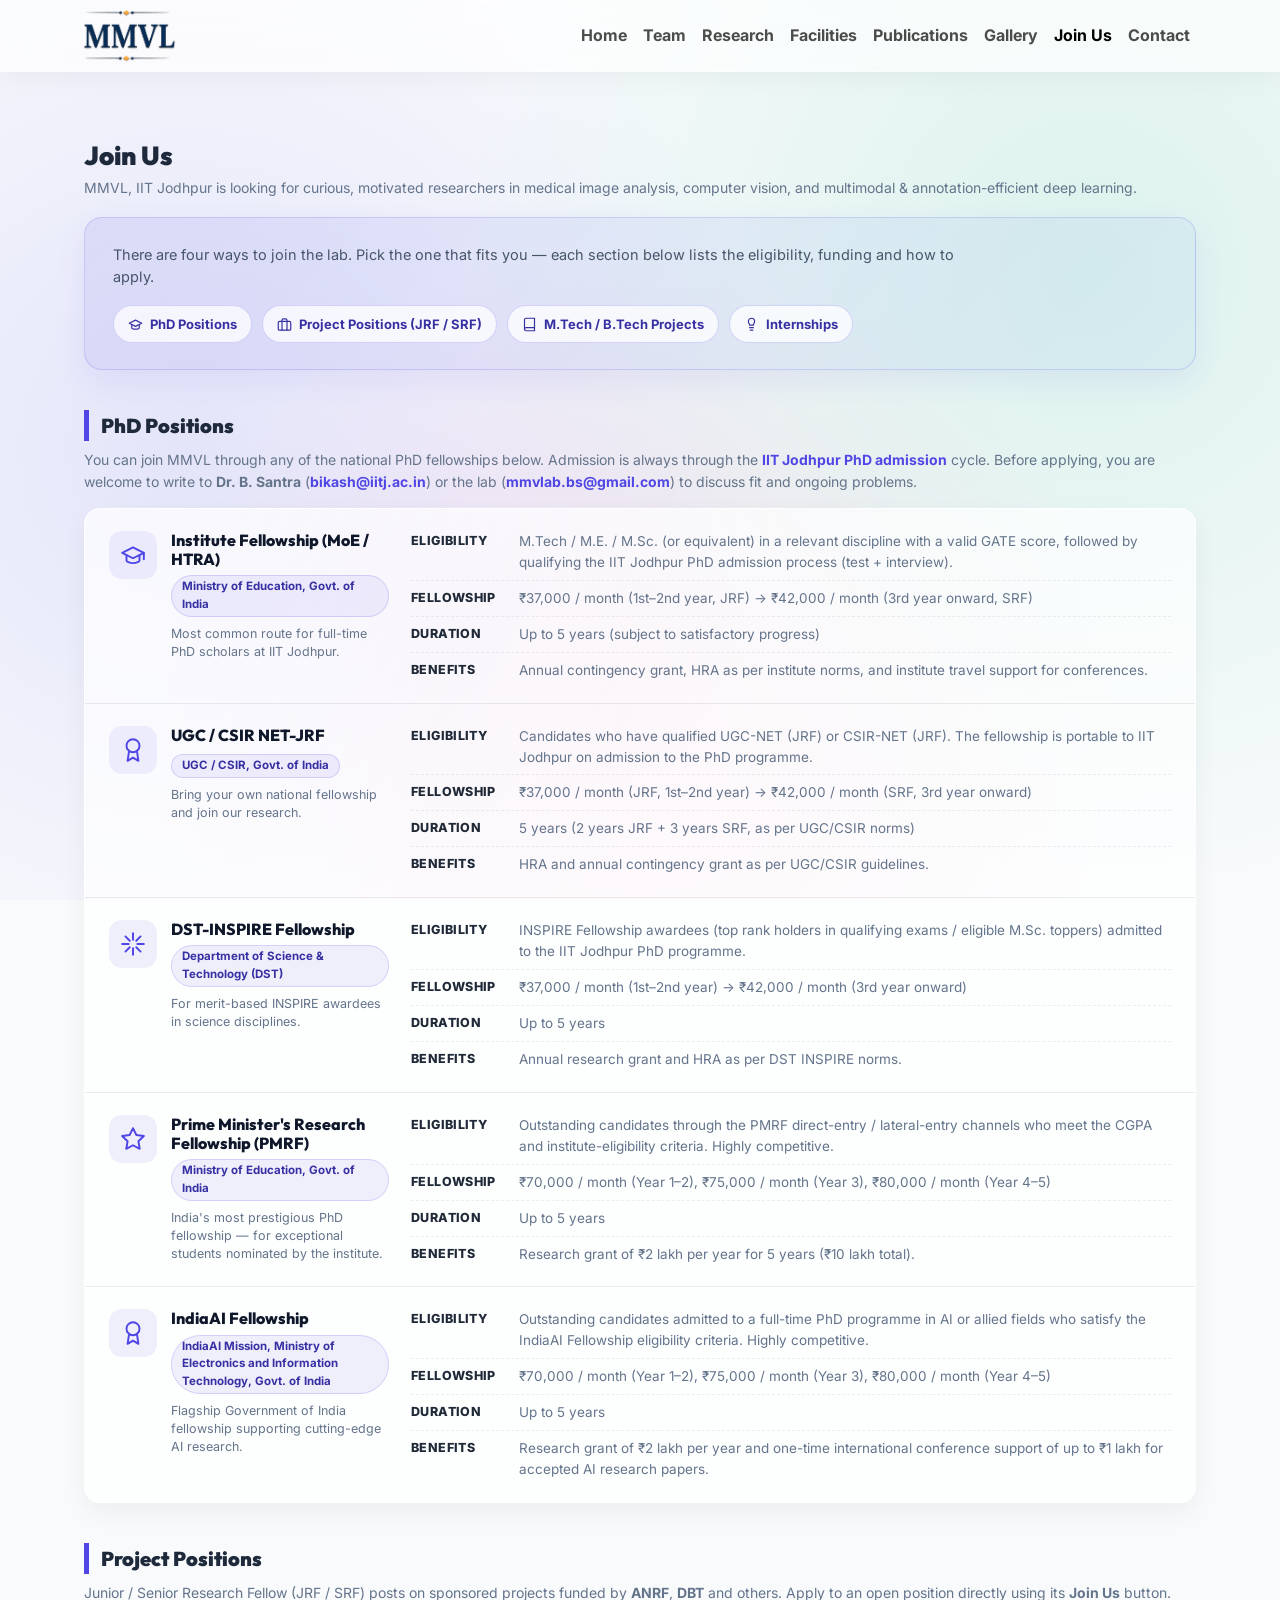
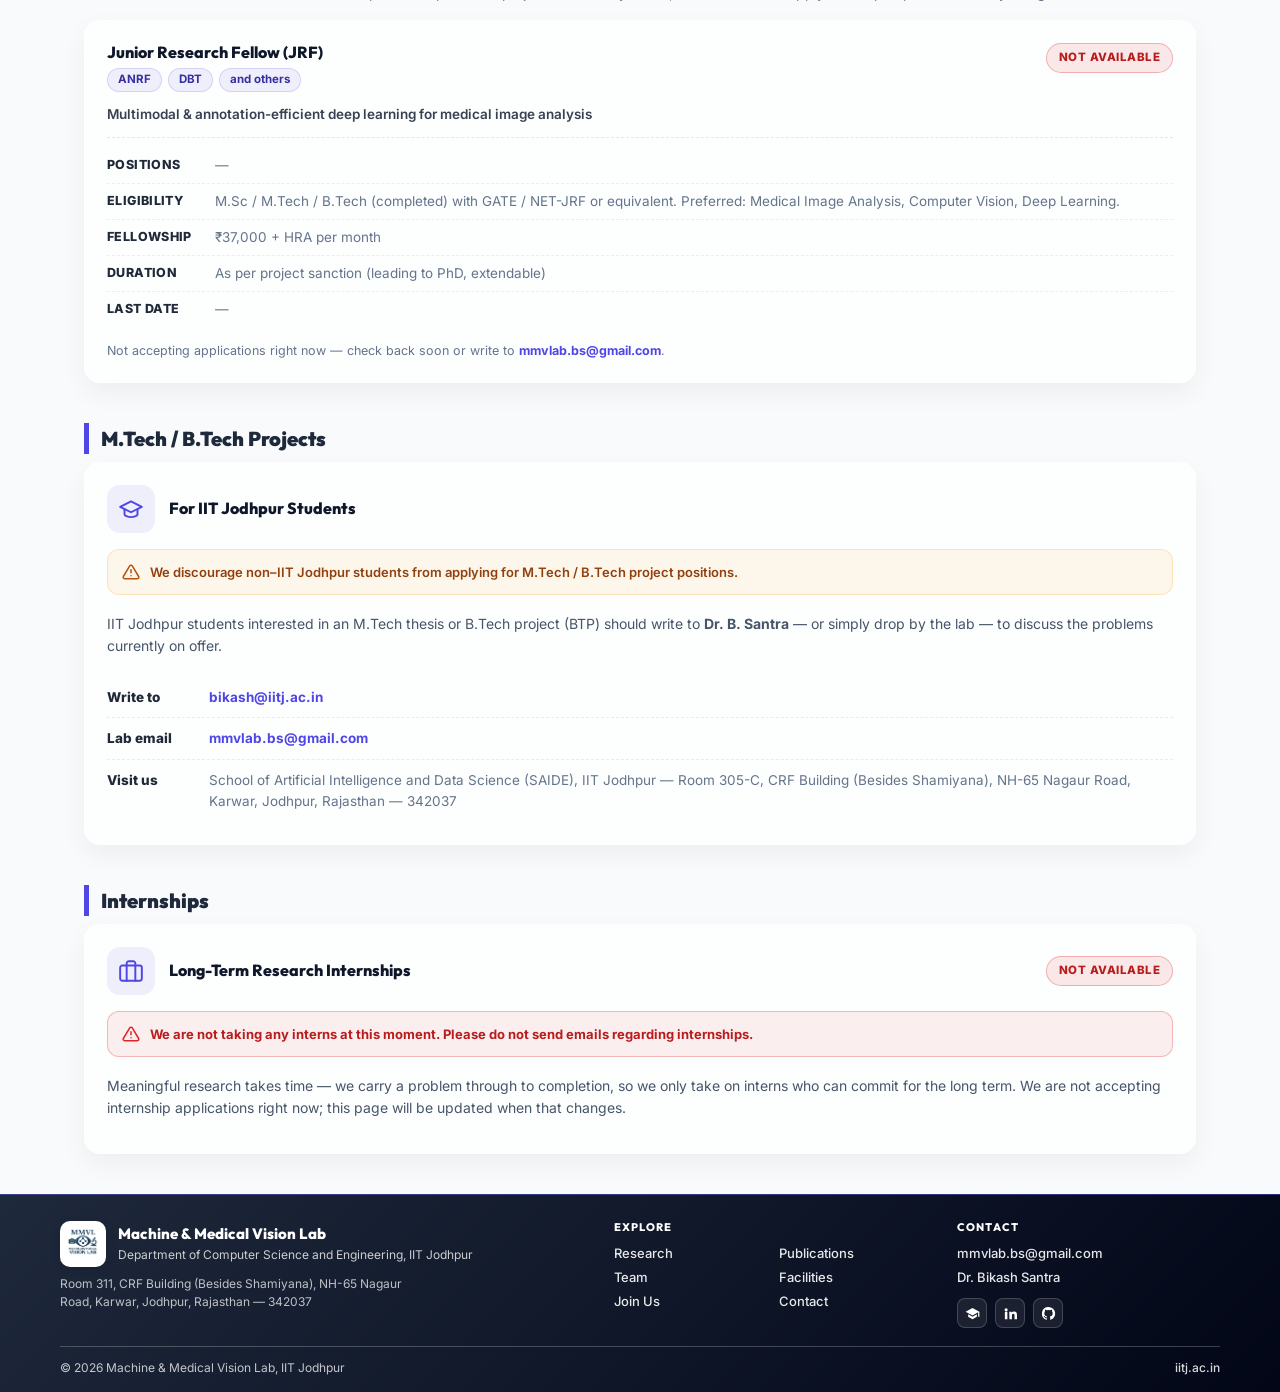
<file: joinus.html>
<!doctype html>
<html lang="en">

<head>
    <meta name="view-transition" content="same-origin">
    <meta charset="utf-8" />
    <meta name="viewport" content="width=device-width,initial-scale=1" />
    <title>MMVL Lab — Join Us</title>

    <!-- Bootstrap -->
    <link href="https://cdn.jsdelivr.net/npm/bootstrap@5.3.3/dist/css/bootstrap.min.css" rel="stylesheet" />
    <link rel="stylesheet" href="./assets/css/navbar.css">
    <link rel="stylesheet" href="./assets/css/footer.css">
    <link rel="stylesheet" href="./assets/css/scroll-reveal.css">
    <link rel="stylesheet" href="./assets/css/back-to-top.css">
    <link rel="preconnect" href="https://fonts.googleapis.com">
    <link rel="preconnect" href="https://fonts.gstatic.com" crossorigin>
    <link
        href="https://fonts.googleapis.com/css2?family=Outfit:wght@400;500;600;700;800&family=Inter:wght@400;500;600&display=swap"
        rel="stylesheet">

    <style>
        :root {
            --page-bg: #f8fafc;
            --bg: var(--page-bg);
            --card-bg: rgba(255, 255, 255, 0.7);
            --card: var(--card-bg);
            --muted: #64748b;
            --accent: #4f46e5;
            --accent-hover: #4338ca;
            --border: rgba(255, 255, 255, 0.6);
            --text: #0f172a;
            --card-border-light: rgba(255, 255, 255, 0.8);
            --card-elev: rgba(0, 0, 0, 0.04);
            --nav-h: 72px;
            --nav-bg: #4f46e5;
            --ok: #059669;
        }

        body {
            margin: 0;
            background: var(--page-bg);
            font-family: 'Inter', system-ui, -apple-system, sans-serif;
            color: #1e293b;
            padding-top: var(--nav-h);
            line-height: 1.55;
        }

        h1, h2, h3, h4, h5, .page-title, .section-title {
            font-family: 'Outfit', sans-serif;
        }

        body::before {
            content: "";
            position: fixed;
            inset: 0;
            background: radial-gradient(circle at 15% 50%, rgba(79, 70, 229, 0.12), transparent 50%),
                radial-gradient(circle at 85% 30%, rgba(16, 185, 129, 0.12), transparent 50%),
                radial-gradient(circle at 50% 80%, rgba(236, 72, 153, 0.12), transparent 50%);
            background-color: #f8fafc;
            z-index: -1;
            animation: breathe 15s alternate infinite ease-in-out;
        }

        @keyframes breathe {
            0% { transform: scale(1); }
            100% { transform: scale(1.05); }
        }

        .container-max {
            max-width: 1200px;
            width: 90%;
            margin: 0 auto;
            padding: 40px 20px;
        }

        .page-head {
            margin: 28px 0 18px 0;
        }

        .page-title {
            font-size: 26px;
            font-weight: 900;
            margin: 0;
        }

        .page-subtitle {
            color: var(--muted);
            margin-top: 6px;
            font-size: 14px;

        }

        .section-title {
            font-weight: 900;
            font-size: 20px;
            margin: 40px 0 8px;
            border-left: 5px solid var(--accent);
            padding-left: 12px;
            /* keep anchored sections clear of the fixed navbar */
            scroll-margin-top: calc(var(--nav-h) + 16px);
        }

        html { scroll-behavior: smooth; }

        @media (prefers-reduced-motion: reduce) {
            html { scroll-behavior: auto; }
        }

        .section-lead {
            color: var(--muted);
            font-size: 14px;
            margin: 0 0 16px;
            
        }

        .muted { color: var(--muted); }

        /* Intro banner */
        .intro-card {
            background: linear-gradient(135deg, rgba(79, 70, 229, 0.10), rgba(59, 130, 246, 0.06));
            border: 1px solid rgba(79, 70, 229, 0.18);
            border-radius: 18px;
            padding: 26px 28px;
            box-shadow: 0 12px 30px rgba(79, 70, 229, 0.08);
            backdrop-filter: blur(14px);
            -webkit-backdrop-filter: blur(14px);
        }

        .intro-card p {
            margin: 0 0 16px;
            color: #475569;
            font-size: 14.5px;
            max-width: 860px;
        }

        /* Quick jump to each route into the lab */
        .route-links {
            display: flex;
            flex-wrap: wrap;
            gap: 10px;
        }

        .route-link {
            display: inline-flex;
            align-items: center;
            gap: 7px;
            padding: 8px 14px;
            border-radius: 999px;
            background: rgba(255, 255, 255, 0.75);
            border: 1px solid rgba(79, 70, 229, 0.22);
            color: #3730a3;
            font-size: 13px;
            font-weight: 700;
            text-decoration: none;
            transition: 0.18s ease;
        }

        .route-link:hover {
            background: #fff;
            border-color: rgba(79, 70, 229, 0.55);
            color: var(--accent);
            transform: translateY(-2px);
        }

        .route-link svg {
            width: 15px;
            height: 15px;
            stroke: currentColor;
            fill: none;
            stroke-width: 1.9;
            stroke-linecap: round;
            stroke-linejoin: round;
        }

        /* ── Card grid (2-up) shared by fellowships + positions ── */
        .join-grid {
            display: grid;
            grid-template-columns: repeat(auto-fit, minmax(360px, 1fr));
            gap: 18px;
            margin-top: 4px;
        }

        /* Shared card shell */
        .fellow-card, .pos-card, .advisory-card {
            background: var(--card-bg);
            border: 1px solid var(--card-border-light);
            border-radius: 16px;
            padding: 22px;
            box-shadow: 0 10px 26px rgba(0, 0, 0, 0.05);
            transition: transform 0.22s ease, box-shadow 0.22s ease, border-color 0.22s ease;
            backdrop-filter: blur(14px);
            -webkit-backdrop-filter: blur(14px);
            display: flex;
            flex-direction: column;
        }

        .fellow-card:hover, .pos-card:hover, .advisory-card:hover {
            transform: translateY(-4px);
            border-color: rgba(79, 70, 229, 0.55);
            box-shadow: 0 18px 34px rgba(79, 70, 229, 0.10);
        }

        /* Fellowship header */
        .fellow-head {
            display: flex;
            gap: 14px;
            align-items: flex-start;
            margin-bottom: 14px;
        }

        .fellow-icon-wrap {
            flex-shrink: 0;
            width: 48px;
            height: 48px;
            border-radius: 13px;
            background: rgba(79, 70, 229, 0.08);
            display: flex;
            align-items: center;
            justify-content: center;
            color: var(--accent);
        }

        .join-icon { width: 26px; height: 26px; }

        .fellow-name {
            font-size: 16px;
            font-weight: 800;
            margin: 0 0 6px;
            color: #0f172a;
        }

        .agency-chip {
            display: inline-block;
            font-size: 11.5px;
            font-weight: 700;
            color: #3730a3;
            background: rgba(79, 70, 229, 0.08);
            border: 1px solid rgba(79, 70, 229, 0.18);
            border-radius: 999px;
            padding: 2px 10px;
        }

        .agency-chips {
            display: flex;
            flex-wrap: wrap;
            gap: 6px;
        }

        /* Labeled term rows — "clear information to every term" */
        .term-list {
            border-top: 1px dashed rgba(15, 23, 42, 0.10);
            margin-top: 6px;
            padding-top: 10px;
        }

        .term-row {
            display: flex;
            gap: 12px;
            padding: 7px 0;
            border-bottom: 1px dashed rgba(15, 23, 42, 0.07);
        }

        .term-row:last-child { border-bottom: none; }

        .term-label {
            flex-shrink: 0;
            width: 96px;
            font-size: 12.5px;
            font-weight: 800;
            color: #1f2937;
            text-transform: uppercase;
            letter-spacing: 0.03em;
        }

        .term-value {
            font-size: 13.5px;
            color: var(--muted);
        }

        /* ── PhD fellowships: all tracks in one frame ── */
        .fellow-frame {
            background: var(--card-bg);
            border: 1px solid var(--card-border-light);
            border-radius: 16px;
            box-shadow: 0 10px 26px rgba(0, 0, 0, 0.05);
            backdrop-filter: blur(14px);
            -webkit-backdrop-filter: blur(14px);
            overflow: hidden;
        }

        .fellow-item {
            display: grid;
            grid-template-columns: 280px 1fr;
            gap: 22px;
            padding: 22px 24px;
            border-bottom: 1px solid rgba(15, 23, 42, 0.08);
            transition: background 0.2s ease;
        }

        .fellow-item:last-child { border-bottom: none; }

        .fellow-item:hover { background: rgba(79, 70, 229, 0.03); }

        .fellow-item-head {
            display: flex;
            gap: 14px;
            align-items: flex-start;
        }

        .fellow-tagline {
            margin: 8px 0 0;
            font-size: 12.5px;
            color: var(--muted);
            line-height: 1.45;
        }

        .fellow-item-terms .term-row:first-child { padding-top: 0; }
        .fellow-item-terms .term-row:last-child { border-bottom: none; padding-bottom: 0; }

        /* ── Project position cards ── */
        .pos-card.pos-open {
            border-color: rgba(5, 150, 105, 0.35);
            box-shadow: 0 10px 26px rgba(5, 150, 105, 0.08);
        }

        .pos-card.pos-open:hover {
            border-color: rgba(5, 150, 105, 0.6);
            box-shadow: 0 18px 34px rgba(5, 150, 105, 0.14);
        }

        .pos-top {
            display: flex;
            justify-content: space-between;
            align-items: flex-start;
            gap: 12px;
            margin-bottom: 12px;
        }

        .pos-role {
            font-size: 16px;
            font-weight: 800;
            margin: 0 0 6px;
            color: #0f172a;
        }

        .pos-project {
            font-size: 13.5px;
            color: #374151;
            font-weight: 600;
            margin: 0 0 6px;
        }

        .status-badge {
            flex-shrink: 0;
            display: inline-flex;
            align-items: center;
            gap: 6px;
            font-size: 11.5px;
            font-weight: 800;
            border-radius: 999px;
            padding: 5px 12px;
            text-transform: uppercase;
            letter-spacing: 0.04em;
            white-space: nowrap;
        }

        .status-available {
            color: #047857;
            background: rgba(5, 150, 105, 0.12);
            border: 1px solid rgba(5, 150, 105, 0.30);
        }

        .status-upcoming {
            color: #b45309;
            background: rgba(245, 158, 11, 0.12);
            border: 1px solid rgba(245, 158, 11, 0.30);
        }

        .status-closed {
            color: #64748b;
            background: rgba(100, 116, 139, 0.12);
            border: 1px solid rgba(100, 116, 139, 0.25);
        }

        /* "Not available" is a deliberate stop, not a deadline that lapsed —
           red so it is not mistaken for a post that merely expired. */
        .status-unavailable {
            color: #b91c1c;
            background: rgba(220, 38, 38, 0.10);
            border: 1px solid rgba(220, 38, 38, 0.30);
        }

        .pulse-dot {
            width: 8px;
            height: 8px;
            border-radius: 50%;
            background: #10b981;
            box-shadow: 0 0 0 0 rgba(16, 185, 129, 0.6);
            animation: pulse 1.8s infinite;
        }

        @keyframes pulse {
            0% { box-shadow: 0 0 0 0 rgba(16, 185, 129, 0.55); }
            70% { box-shadow: 0 0 0 8px rgba(16, 185, 129, 0); }
            100% { box-shadow: 0 0 0 0 rgba(16, 185, 129, 0); }
        }

        .join-btn {
            margin-top: 16px;
            align-self: flex-start;
            display: inline-flex;
            align-items: center;
            gap: 8px;
            padding: 11px 22px;
            background: linear-gradient(135deg, #059669, #10b981);
            color: #fff;
            border-radius: 10px;
            font-weight: 800;
            font-size: 14px;
            text-decoration: none;
            box-shadow: 0 6px 18px rgba(5, 150, 105, 0.30);
            transition: 0.2s ease;
        }

        .join-btn svg { width: 16px; height: 16px; }

        .join-btn:hover {
            transform: translateY(-2px);
            box-shadow: 0 10px 26px rgba(5, 150, 105, 0.40);
            color: #fff;
        }

        .join-note {
            margin-top: 14px;
            font-size: 12.5px;
            color: var(--muted);
        }

        .join-note a { color: var(--accent); font-weight: 700; text-decoration: none; }

        /* ── Advisory cards (M.Tech/B.Tech + Interns) ── */
        .advisory-card { gap: 4px; }

        .advisory-head {
            display: flex;
            gap: 14px;
            align-items: center;
            margin-bottom: 12px;
        }

        .advisory-icon-wrap {
            flex-shrink: 0;
            width: 48px;
            height: 48px;
            border-radius: 13px;
            background: rgba(79, 70, 229, 0.08);
            display: flex;
            align-items: center;
            justify-content: center;
        }

        .advisory-icon-wrap svg {
            width: 26px; height: 26px;
            stroke: var(--accent); fill: none;
            stroke-width: 1.8; stroke-linecap: round; stroke-linejoin: round;
        }

        .advisory-title {
            font-size: 16px;
            font-weight: 800;
            margin: 0;
            color: #0f172a;
        }

        .advisory-card p {
            margin: 0 0 12px;
            font-size: 14px;
            color: #475569;
        }

        .note-strip {
            display: flex;
            gap: 10px;
            align-items: flex-start;
            background: rgba(245, 158, 11, 0.08);
            border: 1px solid rgba(245, 158, 11, 0.22);
            border-radius: 12px;
            padding: 12px 14px;
            margin-bottom: 14px;
        }

        .note-strip svg {
            flex-shrink: 0; width: 18px; height: 18px; margin-top: 1px;
            stroke: #b45309; fill: none; stroke-width: 2; stroke-linecap: round; stroke-linejoin: round;
        }

        .note-strip span { font-size: 13px; color: #92400e; font-weight: 600; }

        /* Red variant of .note-strip, for "we are not accepting these" notices. */
        .note-strip.note-stop {
            background: rgba(220, 38, 38, 0.07);
            border-color: rgba(220, 38, 38, 0.28);
        }

        .note-strip.note-stop svg { stroke: #dc2626; }

        .note-strip.note-stop span { color: #b91c1c; font-weight: 700; }

        .advisory-head .status-badge { margin-left: auto; }

        .contact-rows { margin-top: 4px; }

        .contact-row {
            display: flex;
            gap: 12px;
            padding: 10px 0;
            border-top: 1px dashed rgba(15, 23, 42, 0.08);
            font-size: 13.5px;
        }

        .contact-row:first-child { border-top: none; }

        .contact-row .c-label {
            flex-shrink: 0;
            width: 90px;
            font-weight: 800;
            color: #1f2937;
        }

        .contact-row .c-value { color: var(--muted); }
        .contact-row .c-value a { color: var(--accent); font-weight: 700; text-decoration: none; }

        .primary-btn {
            display: inline-flex;
            align-items: center;
            gap: 8px;
            padding: 11px 22px;
            background: linear-gradient(135deg, #4f46e5, #3b82f6);
            color: #fff;
            border-radius: 10px;
            font-weight: 800;
            font-size: 14px;
            text-decoration: none;
            box-shadow: 0 6px 18px rgba(79, 70, 229, 0.30);
            transition: 0.2s ease;
        }

        .primary-btn svg { width: 16px; height: 16px; }

        .primary-btn:hover {
            transform: translateY(-2px);
            box-shadow: 0 10px 26px rgba(79, 70, 229, 0.40);
            color: #fff;
        }

        /* Page Load Fade-Up Animation */
        #app-content {
            animation: fadeUpIn 0.8s cubic-bezier(0.16, 1, 0.3, 1) both;
            -webkit-animation: fadeUpIn 0.8s cubic-bezier(0.16, 1, 0.3, 1) both;
        }

        @keyframes fadeUpIn {
            from { opacity: 0; transform: translateY(40px); }
            to   { opacity: 1; transform: translateY(0); }
        }

        html { overflow-y: scroll; }

        @view-transition { navigation: auto; }

        /* keep the anchor offset in step with the navbar's own breakpoints */
        @media (max-width: 991px) {
            .section-title { scroll-margin-top: 80px; }
        }

        @media (max-width: 520px) {
            .section-title { scroll-margin-top: 72px; }
        }

        @media (max-width: 720px) {
            .fellow-item {
                grid-template-columns: 1fr;
                gap: 12px;
            }

            .fellow-item-head { align-items: center; }
        }

        @media (max-width: 640px) {
            .join-grid { grid-template-columns: 1fr; }
            .term-label { width: 84px; }
            .pos-top { flex-direction: column; }
        }
    </style>
</head>

<body>

    <!-- NAVBAR -->
    <div id="navbar">
        <nav class="navbar navbar-expand-lg navbar-light" id="mainNav">
            <div class="container">
                <a class="navbar-brand d-flex align-items-center" href="./index.html">
                    <img src="./assets/images/logo/mmvl-wordmark.png" alt="MMVL — Machine and Medical Vision Lab"
                        style="height:56px; width:auto; margin-right:10px;">
                </a>
                <button class="navbar-toggler" type="button" data-bs-toggle="collapse" data-bs-target="#navMenu"
                    aria-controls="navMenu" aria-expanded="false" aria-label="Toggle navigation">
                    <span class="navbar-toggler-icon"><span></span></span>
                </button>
                <div class="collapse navbar-collapse" id="navMenu">
                    <ul class="navbar-nav ms-auto">
                        <li class="nav-item"><a class="nav-link" href="index.html">Home</a></li>
                        <li class="nav-item"><a class="nav-link" href="team.html">Team</a></li>
                        <li class="nav-item"><a class="nav-link" href="research.html">Research</a></li>
                        <li class="nav-item"><a class="nav-link" href="facilities.html">Facilities</a></li>
                        <li class="nav-item"><a class="nav-link" href="publications.html">Publications</a></li>
                        <li class="nav-item"><a class="nav-link" href="gallery.html">Gallery</a></li>
                        <li class="nav-item"><a class="nav-link active" href="joinus.html">Join Us</a></li>
                        <li class="nav-item"><a class="nav-link" href="contact.html">Contact</a></li>
                    </ul>
                </div>
            </div>
        </nav>
    </div>

    <main id="app-content">
        <div class="container-max">

            <!-- HEADER -->
            <div class="page-head" data-reveal>
                <h1 class="page-title">Join Us</h1>
                <div class="page-subtitle">
                    MMVL, IIT Jodhpur is looking for curious, motivated researchers in medical image analysis,
                    computer vision, and multimodal &amp; annotation-efficient deep learning.
                </div>
            </div>

            <!-- INTRO BANNER -->
            <div class="intro-card" data-reveal>
                <p>
                    There are four ways to join the lab. Pick the one that fits you — each section below lists the
                    eligibility, funding and how to apply.
                </p>
                <div class="route-links">
                    <a class="route-link" href="#phd">
                        <svg viewBox="0 0 24 24" aria-hidden="true"><path d="M22 10L12 5 2 10l10 5 10-5z"/><path d="M6 12v5c0 1 2.7 2.5 6 2.5s6-1.5 6-2.5v-5"/></svg>
                        PhD Positions
                    </a>
                    <a class="route-link" href="#projects">
                        <svg viewBox="0 0 24 24" aria-hidden="true"><rect x="2" y="7" width="20" height="14" rx="2"/><path d="M16 21V5a2 2 0 0 0-2-2h-4a2 2 0 0 0-2 2v16"/></svg>
                        Project Positions (JRF / SRF)
                    </a>
                    <a class="route-link" href="#student-projects">
                        <svg viewBox="0 0 24 24" aria-hidden="true"><path d="M4 19.5A2.5 2.5 0 0 1 6.5 17H20"/><path d="M6.5 2H20v20H6.5A2.5 2.5 0 0 1 4 19.5v-15A2.5 2.5 0 0 1 6.5 2z"/></svg>
                        M.Tech / B.Tech Projects
                    </a>
                    <a class="route-link" href="#internships">
                        <svg viewBox="0 0 24 24" aria-hidden="true"><path d="M12 2a5 5 0 0 1 5 5c0 2.5-2 4-2 6H9c0-2-2-3.5-2-6a5 5 0 0 1 5-5z"/><path d="M9 17h6M10 21h4"/></svg>
                        Internships
                    </a>
                </div>
            </div>

            <!-- 1. PhD POSITIONS -->
            <div class="section-title" id="phd" data-reveal>PhD Positions</div>
            <p class="section-lead" data-reveal>
                You can join MMVL through any of the national PhD fellowships below. Admission is always through the
                <a href="https://www.iitj.ac.in" target="_blank" rel="noopener noreferrer"
                    style="color:var(--accent);font-weight:700;text-decoration:none;">IIT Jodhpur PhD admission</a>
                cycle. Before applying, you are welcome to write to <strong data-sup-name>Dr. B. Santra</strong>
                (<a data-sup-email href="mailto:bikash@iitj.ac.in"
                    style="color:var(--accent);font-weight:700;text-decoration:none;">bikash@iitj.ac.in</a>)
                or the lab (<a data-lab-email href="mailto:mmvlab.bs@gmail.com"
                    style="color:var(--accent);font-weight:700;text-decoration:none;">mmvlab.bs@gmail.com</a>)
                to discuss fit and ongoing problems.
            </p>
            <div id="phdFellowshipGrid"></div>

            <!-- 2. PROJECT POSITIONS -->
            <div class="section-title" id="projects" data-reveal>Project Positions</div>
            <p class="section-lead" data-reveal>
                Junior / Senior Research Fellow (JRF&nbsp;/&nbsp;SRF) posts on sponsored projects funded by
                <strong>ANRF</strong>, <strong>DBT</strong> and others. Apply to an open position directly using its
                <strong>Join Us</strong> button.
            </p>
            <div class="join-grid" id="projectPositionsGrid"></div>

            <!-- 3. MTECH / BTECH PROJECTS -->
            <div class="section-title" id="student-projects" data-reveal>M.Tech / B.Tech Projects</div>
            <div class="advisory-card" data-reveal>
                <div class="advisory-head">
                    <div class="advisory-icon-wrap">
                        <svg viewBox="0 0 24 24"><path d="M22 10L12 5 2 10l10 5 10-5z"/><path d="M6 12v5c0 1 2.7 2.5 6 2.5s6-1.5 6-2.5v-5"/></svg>
                    </div>
                    <h3 class="advisory-title">For IIT Jodhpur Students</h3>
                </div>

                <div class="note-strip">
                    <svg viewBox="0 0 24 24"><path d="M10.29 3.86L1.82 18a2 2 0 0 0 1.71 3h16.94a2 2 0 0 0 1.71-3L13.71 3.86a2 2 0 0 0-3.42 0z"/><line x1="12" y1="9" x2="12" y2="13"/><line x1="12" y1="17" x2="12.01" y2="17"/></svg>
                    <span>We discourage non–IIT Jodhpur students from applying for M.Tech / B.Tech project positions.</span>
                </div>

                <p>
                    IIT Jodhpur students interested in an M.Tech thesis or B.Tech project (BTP) should write to
                    <strong data-sup-name>Dr. B. Santra</strong> — or simply drop by the lab — to discuss the problems
                    currently on offer.
                </p>

                <div class="contact-rows">
                    <div class="contact-row">
                        <div class="c-label">Write to</div>
                        <div class="c-value"><a data-sup-email href="mailto:bikash@iitj.ac.in">bikash@iitj.ac.in</a></div>
                    </div>
                    <div class="contact-row">
                        <div class="c-label">Lab email</div>
                        <div class="c-value"><a data-lab-email href="mailto:mmvlab.bs@gmail.com">mmvlab.bs@gmail.com</a></div>
                    </div>
                    <div class="contact-row">
                        <div class="c-label">Visit us</div>
                        <div class="c-value" data-lab-address>SAIDE, IIT Jodhpur</div>
                    </div>
                </div>
            </div>

            <!-- 4. INTERNS -->
            <div class="section-title" id="internships" data-reveal>Internships</div>
            <div class="advisory-card" data-reveal>
                <div class="advisory-head">
                    <div class="advisory-icon-wrap">
                        <svg viewBox="0 0 24 24"><rect x="2" y="7" width="20" height="14" rx="2"/><path d="M16 21V5a2 2 0 0 0-2-2h-4a2 2 0 0 0-2 2v16"/></svg>
                    </div>
                    <h3 class="advisory-title">Long-Term Research Internships</h3>
                    <span class="status-badge status-unavailable">Not Available</span>
                </div>

                <div class="note-strip note-stop">
                    <svg viewBox="0 0 24 24"><path d="M10.29 3.86L1.82 18a2 2 0 0 0 1.71 3h16.94a2 2 0 0 0 1.71-3L13.71 3.86a2 2 0 0 0-3.42 0z"/><line x1="12" y1="9" x2="12" y2="13"/><line x1="12" y1="17" x2="12.01" y2="17"/></svg>
                    <span>We are not taking any interns at this moment. Please do not send emails regarding
                        internships.</span>
                </div>

                <p>
                    Meaningful research takes time — we carry a problem through to completion, so we only take on interns
                    who can commit for the long term. We are not accepting internship applications right now; this page
                    will be updated when that changes.
                </p>
            </div>

        </div>

        <!-- Data + renderer (inside #app-content so the SPA router re-executes them) -->
        <script src="./data/joinus-data.js"></script>
        <script src="./loaders/joinus-load.js"></script>
    </main>

    <!-- FOOTER -->
    <div id="footer"></div>

    <script src="https://cdn.jsdelivr.net/npm/bootstrap@5.3.3/dist/js/bootstrap.bundle.min.js"></script>
    <script src="./assets/js/footer-load.js"></script>

    <script src="./assets/js/scroll-reveal.js"></script>
    <script src="./assets/js/back-to-top.js"></script>
    <script src="./assets/js/navbar-collapse.js"></script>
    <script src="./assets/js/spa.js"></script>
</body>

</html>
</file>
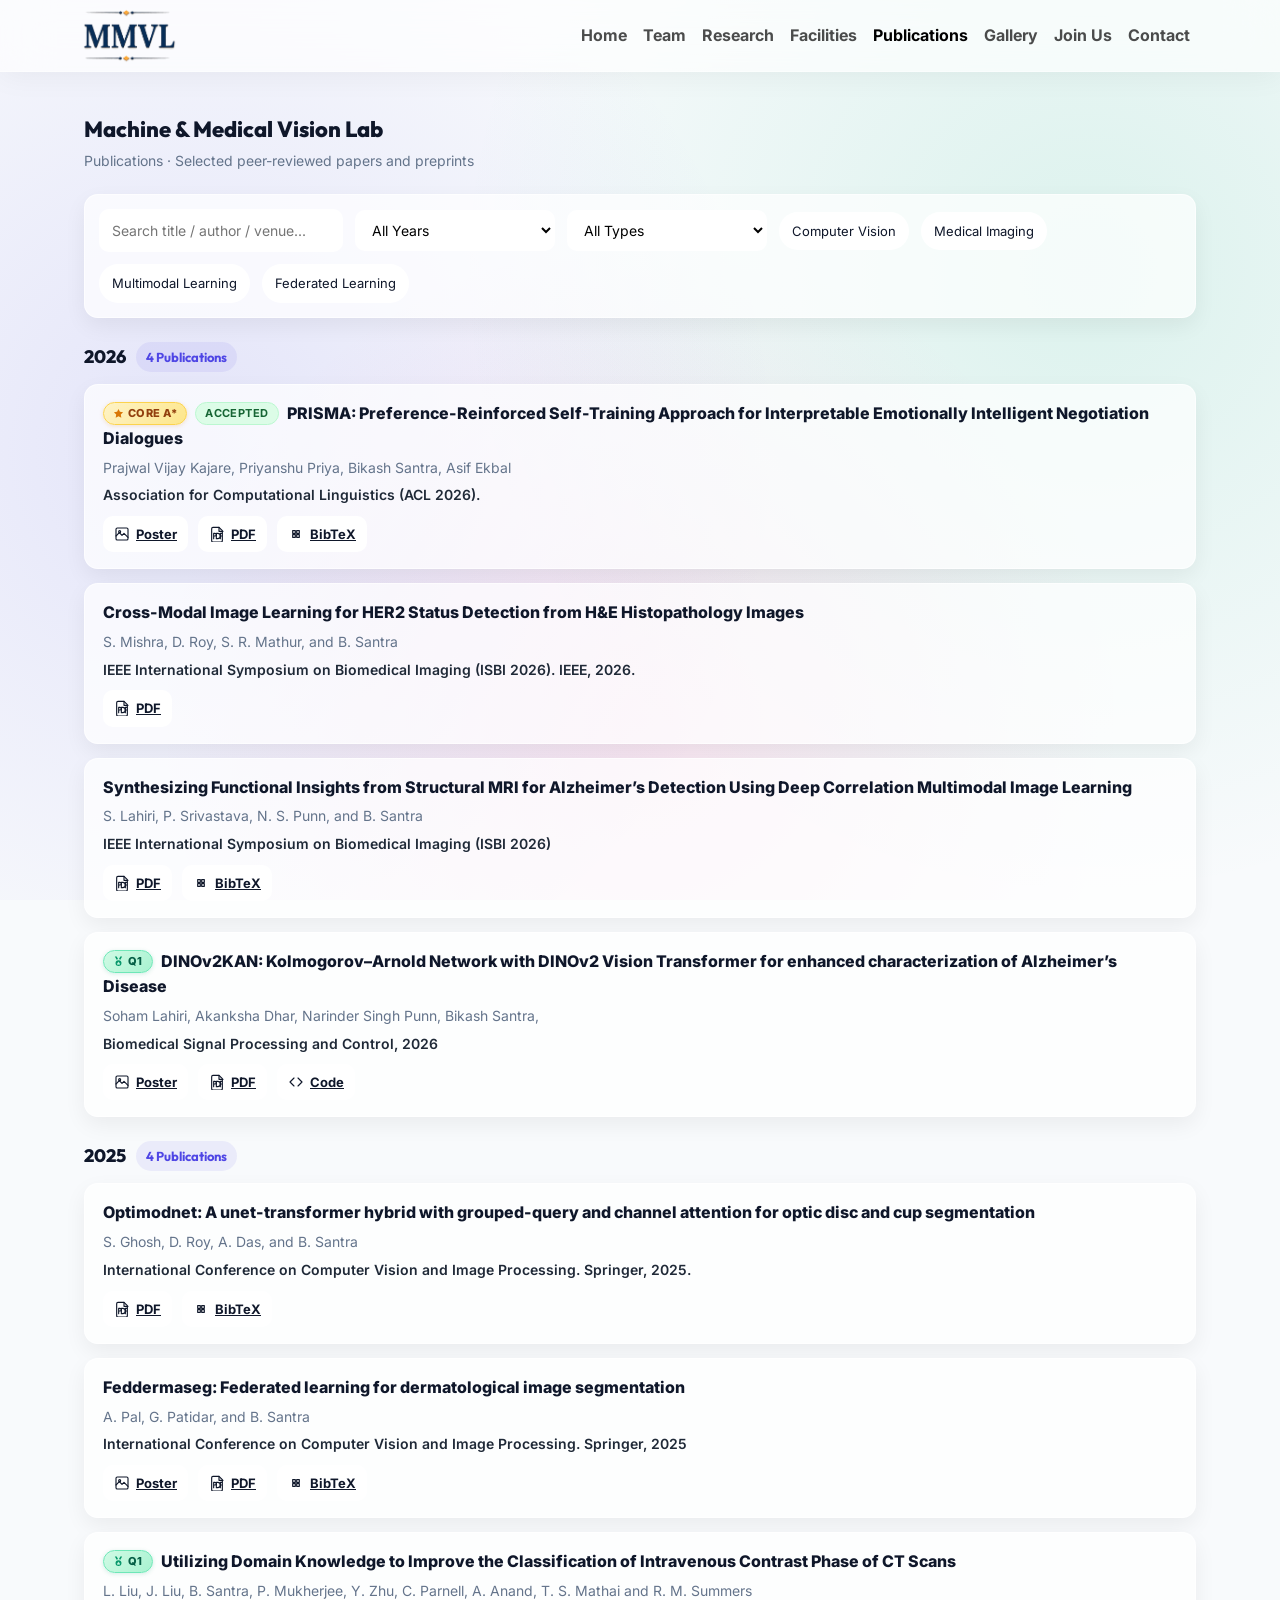
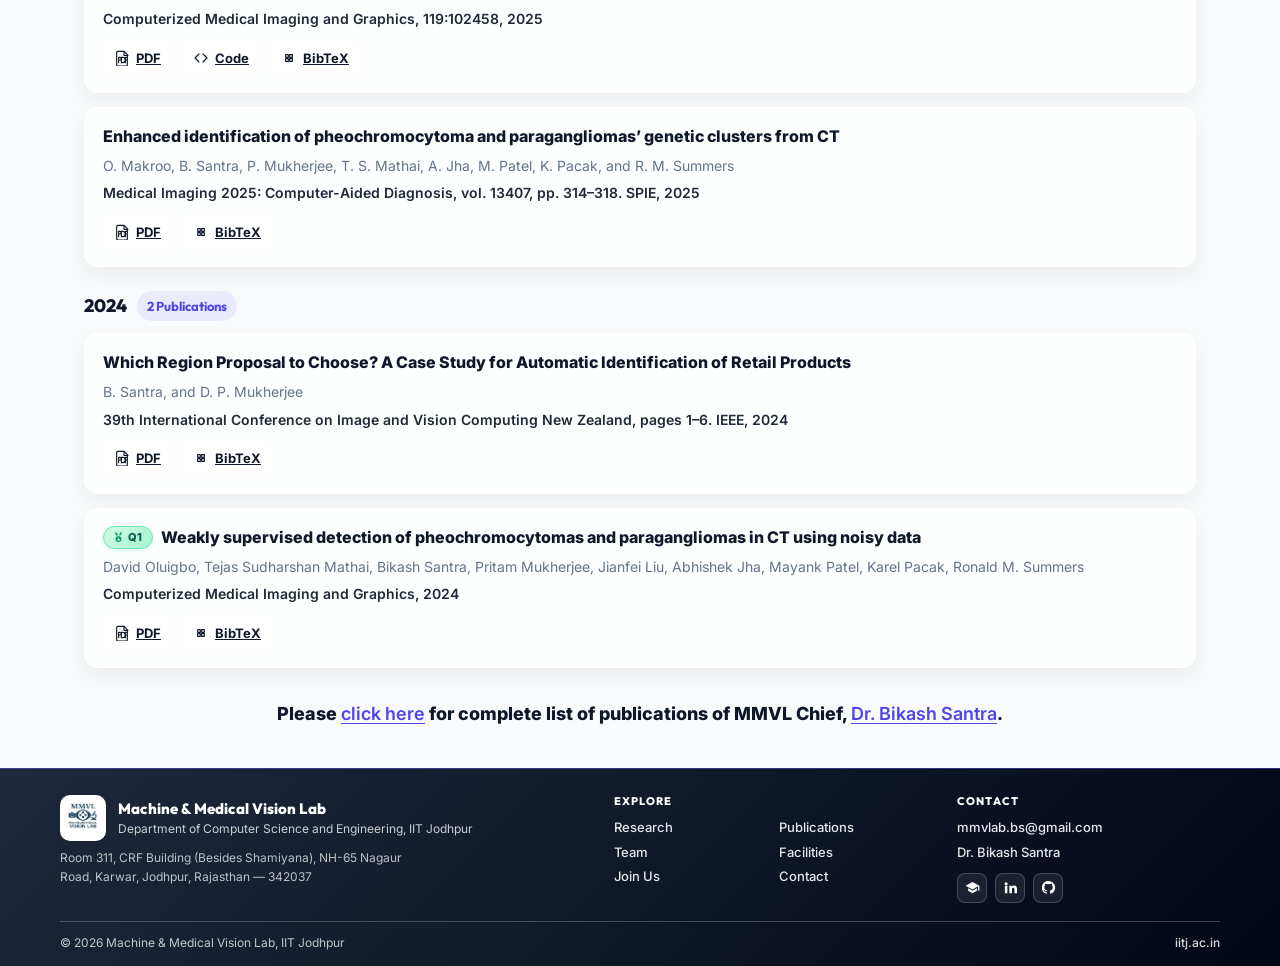
<file: publications.html>
﻿<!doctype html>
<html lang="en">

<head>
  <meta name="view-transition" content="same-origin">
  <meta charset="utf-8" />
  <meta name="viewport" content="width=device-width,initial-scale=1" />
  <title>MMVL Lab — Publications</title>
  <link href="https://cdn.jsdelivr.net/npm/bootstrap@5.3.3/dist/css/bootstrap.min.css" rel="stylesheet" />
  <link rel="stylesheet" href="./assets/css/navbar.css">
  <link rel="stylesheet" href="./assets/css/footer.css">
  <link rel="stylesheet" href="./assets/css/back-to-top.css">
  <link rel="stylesheet" href="./assets/css/poster-modal.css">
  <link rel="preconnect" href="https://fonts.googleapis.com">
  <link rel="preconnect" href="https://fonts.gstatic.com" crossorigin>
  <link
    href="https://fonts.googleapis.com/css2?family=Outfit:wght@400;500;600;700;800&family=Inter:wght@400;500;600&display=swap"
    rel="stylesheet">

  <style>
    :root {
      --page-bg: #f8fafc;
      --bg: var(--page-bg);
      --card-bg: rgba(255, 255, 255, 0.7);
      --card: var(--card-bg);
      --muted: #64748b;
      --accent: #4f46e5;
      --accent-hover: #4338ca;
      --border: rgba(255, 255, 255, 0.6);
      --text: #0f172a;
      --card-border-light: rgba(255, 255, 255, 0.8);
      --card-elev: rgba(0, 0, 0, 0.04);
      --nav-h: 72px;
      --nav-bg: #4f46e5;
    }

    body {
      margin: 0;
      background: var(--page-bg);
      color: var(--text);
      font-family: 'Inter', system-ui, -apple-system, sans-serif;
      line-height: 1.55;
    }

    h1,
    h2,
    h3,
    h4,
    h5,
    .lab-title,
    .year-title {
      font-family: 'Outfit', sans-serif;
    }

    body::before {
      content: "";
      position: fixed;
      inset: 0;
      background: radial-gradient(circle at 15% 50%, rgba(79, 70, 229, 0.12), transparent 50%),
        radial-gradient(circle at 85% 30%, rgba(16, 185, 129, 0.12), transparent 50%),
        radial-gradient(circle at 50% 80%, rgba(236, 72, 153, 0.12), transparent 50%);
      background-color: #f8fafc;
      z-index: -1;
      animation: breathe 15s alternate infinite ease-in-out;
    }

    @keyframes breathe {
      0% {
        transform: scale(1);
      }

      100% {
        transform: scale(1.05);
      }
    }

    .container-publications {
      max-width: 1200px;
      width: 90%;
      margin: 0 auto;
      padding: 40px 20px;
      margin-top: 72px;
    }

    a {
      color: var(--accent);
      font-weight: 600;
      text-decoration: none;
    }

    .topbar {
      display: flex;
      justify-content: space-between;
      align-items: flex-start;
      gap: 16px;
      margin-bottom: 22px;
    }

    .lab-title {
      font-weight: 800;
      font-size: 22px;
    }

    .sub-title {
      color: var(--muted);
      font-size: 14px;
      margin-top: 4px;
    }

    .filters {
      display: flex;
      flex-wrap: wrap;
      gap: 12px;
      align-items: center;
      background: var(--card);
      border: 1px solid var(--border);
      border-radius: 14px;
      padding: 14px;
      box-shadow: 0 8px 22px rgba(0, 0, 0, 0.06);
      margin-bottom: 22px;
    }

    .input,
    .select {
      border: 1px solid var(--border);
      border-radius: 10px;
      padding: 10px 12px;
      font-size: 14px;
      background: #fff;
      outline: none;
      min-width: 200px;
    }

    .input:focus,
    .select:focus {
      border-color: rgba(79, 70, 229, 0.6);
      box-shadow: 0 0 0 3px rgba(79, 70, 229, 0.1);
    }

    .chip {
      padding: 8px 12px;
      border-radius: 999px;
      border: 1px solid var(--border);
      background: #fff;
      font-size: 13px;
      cursor: pointer;
      transition: 0.2s ease;
      user-select: none;
    }

    .chip:hover {
      border-color: rgba(79, 70, 229, 0.6);
      background: rgba(79, 70, 229, 0.06);
    }

    .chip.active {
      border-color: rgba(79, 70, 229, 0.5);
      background: rgba(79, 70, 229, 0.1);
      color: var(--accent);
      font-weight: 700;
    }

    .year-block {
      margin-top: 24px;
    }

    .year-title {
      font-size: 18px;
      font-weight: 800;
      margin-bottom: 12px;
      display: flex;
      align-items: center;
      gap: 10px;
    }

    .year-title span {
      background: rgba(79, 70, 229, 0.08);
      color: var(--accent);
      padding: 5px 10px;
      border-radius: 999px;
      font-size: 13px;
      font-weight: 700;
    }

    .pub {
      background: var(--card);
      border: 1px solid var(--border);
      border-radius: 14px;
      padding: 16px 18px;
      box-shadow: 0 8px 22px rgba(0, 0, 0, 0.06);
      margin-bottom: 14px;
      transition: transform .2s ease, box-shadow .2s ease, border-color .2s ease;

      backdrop-filter: blur(12px);
      -webkit-backdrop-filter: blur(12px);
    }

    .pub:hover {
      transform: translateY(-4px);
      box-shadow: 0 14px 32px rgba(79, 70, 229, 0.1);
      border-color: rgba(79, 70, 229, 0.6);
    }

    .pub-title {
      font-weight: 800;
      font-size: 16px;
      margin-bottom: 6px;
    }

    .pub-badge {
      display: inline-block;
      font-size: 11px;
      font-weight: 700;
      letter-spacing: 0.04em;
      text-transform: uppercase;
      color: #166534;
      background: #dcfce7;
      border: 1px solid #bbf7d0;
      border-radius: 999px;
      padding: 2px 9px;
      margin-right: 8px;
      vertical-align: middle;
      position: relative;
      top: -1px;
    }

    /* Prestige badges — see rank tiers in data/publications-data.js */
    .pub-badge-rank {
      display: inline-flex;
      align-items: center;
      gap: 4px;
      font-size: 11px;
      font-weight: 800;
      letter-spacing: 0.04em;
      text-transform: uppercase;
      border-radius: 999px;
      padding: 2px 9px;
      margin-right: 8px;
      vertical-align: middle;
      position: relative;
      top: -1px;
      white-space: nowrap;
    }

    .pub-badge-rank svg {
      width: 11px;
      height: 11px;
      stroke: none;
    }

    /* CORE A* — top-tier conference */
    .rank-astar {
      color: #92400e;
      background: linear-gradient(135deg, #fef3c7, #fde68a);
      border: 1px solid #fcd34d;
      box-shadow: 0 1px 4px rgba(217, 119, 6, 0.18);
    }

    .rank-astar svg {
      fill: #d97706;
    }

    /* CORE A — leading conference */
    .rank-a {
      color: #3730a3;
      background: linear-gradient(135deg, #e0e7ff, #c7d2fe);
      border: 1px solid #a5b4fc;
      box-shadow: 0 1px 4px rgba(79, 70, 229, 0.16);
    }

    .rank-a svg {
      fill: #4f46e5;
    }

    /* Q1 — top-quartile journal */
    .rank-q1 {
      color: #065f46;
      background: linear-gradient(135deg, #d1fae5, #a7f3d0);
      border: 1px solid #6ee7b7;
      box-shadow: 0 1px 4px rgba(5, 150, 105, 0.16);
    }

    .rank-q1 svg {
      fill: #059669;
    }

    /* CORE B — well-established conference */
    .rank-b {
      color: #334155;
      background: linear-gradient(135deg, #f1f5f9, #e2e8f0);
      border: 1px solid #cbd5e1;
      box-shadow: 0 1px 4px rgba(71, 85, 105, 0.12);
    }

    .rank-b svg {
      fill: #64748b;
    }

    .pub-authors {
      color: var(--muted);
      font-size: 14px;
      margin-bottom: 6px;
    }

    .pub-venue {
      font-size: 14px;
      color: #1f2937;
      font-weight: 600;
    }

    .pub-links {
      display: flex;
      flex-wrap: wrap;
      gap: 10px;
      margin-top: 10px;
    }

    .btn-link {
      display: inline-flex;
      align-items: center;
      gap: 6px;
      padding: 7px 10px;
      border-radius: 10px;
      border: 1px solid var(--border);
      background: #fff;
      font-size: 13px;
      font-weight: 700;
      color: var(--text);
      transition: 0.2s ease;
    }

    .btn-link:hover {
      border-color: rgba(79, 70, 229, 0.6);
      background: rgba(79, 70, 229, 0.06);
      color: var(--accent);
      text-decoration: none;
    }

    /* The Poster link is a <button> (it opens the viewer instead of navigating),
       so it needs the font/cursor an <a> gets for free. */
    button.btn-link {
      font-family: inherit;
      line-height: inherit;
      cursor: pointer;
    }

    button.btn-link:focus-visible {
      outline: 2px solid var(--accent);
      outline-offset: 2px;
    }

    .icon {
      width: 16px;
      height: 16px;
      fill: none;
      stroke: currentColor;
      stroke-width: 1.7;
      stroke-linecap: round;
      stroke-linejoin: round;
    }

    .note {
      margin-top: 26px;
      color: var(--muted);
      font-size: 13px;
      text-align: center;
    }

    .hidden {
      display: none !important;
    }

    @media(max-width:600px) {
      .topbar {
        flex-direction: column;
        align-items: flex-start;
      }

      .input,
      .select {
        width: 100%;
        min-width: unset;
      }

      .filters {
        align-items: stretch;
      }
    }




    /* Page Load Fade-Up Animation */
    /* Page Load Fade-Up Animation */
    #app-content {
      animation: fadeUpIn 0.8s cubic-bezier(0.16, 1, 0.3, 1) both;
      -webkit-animation: fadeUpIn 0.8s cubic-bezier(0.16, 1, 0.3, 1) both;
    }

    @keyframes fadeUpIn {
      from {
        opacity: 0;
        transform: translateY(40px);
      }

      to {
        opacity: 1;
        transform: translateY(0);
      }
    }

    /* Smooth View Transitions */
    html {
      overflow-y: scroll;
    }

    @view-transition {
      navigation: auto;
    }
  </style>
</head>

<body>
  <div id="navbar">
    <nav class="navbar navbar-expand-lg navbar-light" id="mainNav">
      <div class="container">
        <!-- <a class="navbar-brand" href="#">MMVL</a> -->
        <a class="navbar-brand d-flex align-items-center" href="./index.html">
          <img src="./assets/images/logo/mmvl-wordmark.png" alt="MMVL — Machine and Medical Vision Lab"
            style="height:56px; width:auto; margin-right:10px;">

        </a>

        <button class="navbar-toggler" type="button" data-bs-toggle="collapse" data-bs-target="#navMenu"
          aria-controls="navMenu" aria-expanded="false" aria-label="Toggle navigation">
          <span class="navbar-toggler-icon"><span></span></span>
        </button>
        <div class="collapse navbar-collapse" id="navMenu">
          <ul class="navbar-nav ms-auto">
            <li class="nav-item"><a class="nav-link" href="index.html">Home</a></li>
            <li class="nav-item"><a class="nav-link" href="team.html">Team</a></li>
            <li class="nav-item"><a class="nav-link" href="research.html">Research</a></li>
            <li class="nav-item"><a class="nav-link" href="facilities.html">Facilities</a></li>
            <li class="nav-item"><a class="nav-link" href="publications.html">Publications</a></li>
            <li class="nav-item"><a class="nav-link" href="gallery.html">Gallery</a></li>
            <li class="nav-item"><a class="nav-link" href="joinus.html">Join Us</a></li>
            <li class="nav-item"><a class="nav-link" href="contact.html">Contact</a></li>
          </ul>
        </div>
      </div>
    </nav>
  </div>
  <main id="app-content">

    <div class="container-publications">

      <!-- Header -->
      <div class="topbar">
        <div>
          <div class="lab-title">Machine & Medical Vision Lab</div>
          <div class="sub-title">Publications · Selected peer-reviewed papers and preprints</div>
        </div>

      </div>

      <!-- Filters -->
      <div class="filters">
        <input id="searchInput" class="input" type="text" placeholder="Search title / author / venue..." />

        <select id="yearFilter" class="select">
          <option value="">All Years</option>
          <option value="2026">2026</option>
          <option value="2025">2025</option>
          <option value="2024">2024</option>
        </select>

        <select id="typeFilter" class="select">
          <option value="">All Types</option>
          <option value="Conference">Conference</option>
          <option value="Journal">Journal</option>
          <option value="Workshop">Workshop</option>
          <option value="Preprint">Preprint</option>
        </select>

        <!-- Topics -->
        <div class="chip" data-topic="Computer Vision">Computer Vision</div>
        <div class="chip" data-topic="Medical Imaging">Medical Imaging</div>
        <div class="chip" data-topic="Multimodal">Multimodal Learning</div>
        <div class="chip" data-topic="Pose / Posture">Federated Learning</div>
      </div>

      <!-- Publications -->
      <div id="publicationsContainer"></div>


      <div class="note" style="font-weight:800; font-size:18px; color:var(--text); margin-top:32px;">
        Please <a href="https://home.iitj.ac.in/~bikash/#publication" target="_blank"
          style="text-decoration:underline; text-underline-offset:3px;">click here</a> for complete list of publications of MMVL Chief, <a href="https://home.iitj.ac.in/~bikash/" target="_blank"
          style="text-decoration:underline; text-underline-offset:3px;">Dr. Bikash Santra</a>.
      </div>

    </div>

    <!-- ICONS -->
    <svg style="display:none">
      <symbol id="icon-pdf" viewBox="0 0 24 24">
        <path d="M6 2h9l5 5v15a2 2 0 0 1-2 2H6a2 2 0 0 1-2-2V4a2 2 0 0 1 2-2z" />
        <path d="M15 2v6h6" />
        <path d="M7 15h2a2 2 0 0 0 0-4H7v8" />
        <path d="M13 11h-2v8h2a3 3 0 0 0 0-8z" />
        <path d="M19 11h-2v8m2-4h-2" />
      </symbol>

      <symbol id="icon-link" viewBox="0 0 24 24">
        <path d="M10 13a5 5 0 0 1 0-7l1-1a5 5 0 0 1 7 7l-1 1" />
        <path d="M14 11a5 5 0 0 1 0 7l-1 1a5 5 0 0 1-7-7l1-1" />
      </symbol>

      <symbol id="icon-code" viewBox="0 0 24 24">
        <path d="M9 18l-6-6 6-6" />
        <path d="M15 6l6 6-6 6" />
      </symbol>

      <symbol id="icon-star" viewBox="0 0 24 24">
        <path d="M12 2l3.09 6.26L22 9.27l-5 4.87 1.18 6.88L12 17.77l-6.18 3.25L7 14.14 2 9.27l6.91-1.01L12 2z" />
      </symbol>

      <symbol id="icon-diamond" viewBox="0 0 24 24">
        <path d="M12 2l10 10-10 10L2 12 12 2z" />
      </symbol>

      <symbol id="icon-medal" viewBox="0 0 24 24">
        <path d="M8 1H4l4 7 3-1.5L8 1zm8 0h4l-4 7-3-1.5L16 1z" />
        <path d="M12 9a6.5 6.5 0 1 0 0 13 6.5 6.5 0 0 0 0-13zm0 3l1.3 2.7 2.9.4-2.1 2 .5 2.9-2.6-1.4-2.6 1.4.5-2.9-2.1-2 2.9-.4L12 12z" />
      </symbol>

      <symbol id="icon-bookmark" viewBox="0 0 24 24">
        <path d="M6 2h12a1 1 0 0 1 1 1v19l-7-5.5L5 22V3a1 1 0 0 1 1-1z" />
      </symbol>

      <symbol id="icon-poster" viewBox="0 0 24 24">
        <rect x="3" y="3" width="18" height="18" rx="2" />
        <path d="M3 15l5-5 4 4 3-3 6 6" />
        <circle cx="8.5" cy="8.5" r="1.5" />
      </symbol>

      <symbol id="icon-cite" viewBox="0 0 24 24">
        <path d="M7 7h4v4H7z" />
        <path d="M13 7h4v4h-4z" />
        <path d="M7 13h4v4H7z" />
        <path d="M13 13h4v4h-4z" />
      </symbol>
    </svg>

    <script src="./data/publications-data.js"></script>
    <script src="./loaders/publications-load.js"></script>

    <!-- Poster viewer: markup + behaviour come from assets/js/poster-modal.js.
         The script lives inside #app-content so the SPA router re-runs it. -->
    <script src="./assets/js/poster-modal.js"></script>

  </main>

  <!-- FOOTER -->
  <div id="footer"></div>
  <script src="./assets/js/footer-load.js"></script>

  <script src="https://cdn.jsdelivr.net/npm/bootstrap@5.3.3/dist/js/bootstrap.bundle.min.js"></script>
  <script src="./assets/js/scroll-reveal.js"></script>
  <script src="./assets/js/back-to-top.js"></script>
  <script src="./assets/js/navbar-collapse.js"></script>
  <script src="./assets/js/spa.js"></script>
</body>

</html>
</file>
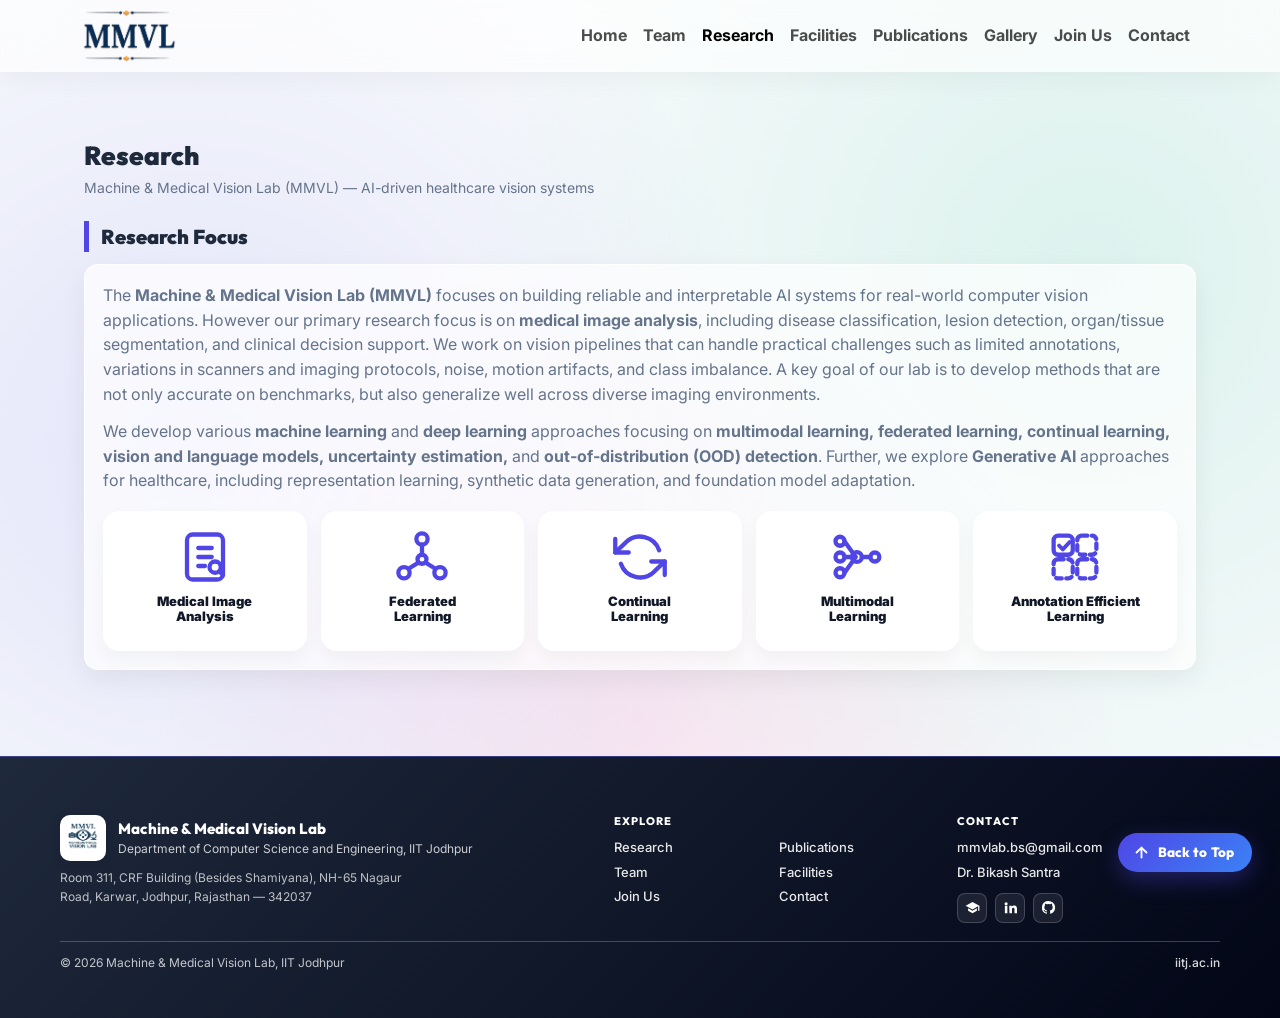
<file: research.html>
﻿<!doctype html>
<html lang="en">

<head>
    <meta name="view-transition" content="same-origin">
    <meta charset="utf-8" />
    <meta name="viewport" content="width=device-width,initial-scale=1" />
    <title>MMVL Lab — Research</title>

    <!-- Bootstrap -->
    <link href="https://cdn.jsdelivr.net/npm/bootstrap@5.3.3/dist/css/bootstrap.min.css" rel="stylesheet" />
    <link rel="stylesheet" href="./assets/css/navbar.css">
    <link rel="stylesheet" href="./assets/css/footer.css">
    <link rel="stylesheet" href="./assets/css/back-to-top.css">
    <link rel="stylesheet" href="./assets/css/poster-modal.css">
    <link rel="preconnect" href="https://fonts.googleapis.com">
    <link rel="preconnect" href="https://fonts.gstatic.com" crossorigin>
    <link
        href="https://fonts.googleapis.com/css2?family=Outfit:wght@400;500;600;700;800&family=Inter:wght@400;500;600&display=swap"
        rel="stylesheet">

    <style>
        :root {
            --page-bg: #f8fafc;
            --bg: var(--page-bg);
            --card-bg: rgba(255, 255, 255, 0.7);
            --card: var(--card-bg);
            --muted: #64748b;
            --accent: #4f46e5;
            --accent-hover: #4338ca;
            --border: rgba(255, 255, 255, 0.6);
            --text: #0f172a;
            --card-border-light: rgba(255, 255, 255, 0.8);
            --card-elev: rgba(0, 0, 0, 0.04);
            --nav-h: 72px;
            --nav-bg: #4f46e5;
        }

        body {
            margin: 0;
            background: var(--page-bg);
            font-family: 'Inter', system-ui, -apple-system, sans-serif;
            color: #1e293b;
            padding-top: var(--nav-h);
            line-height: 1.55;
        }

        h1,
        h2,
        h3,
        h4,
        h5,
        .page-title,
        .section-title {
            font-family: 'Outfit', sans-serif;
        }

        body::before {
            content: "";
            position: fixed;
            inset: 0;
            background: radial-gradient(circle at 15% 50%, rgba(79, 70, 229, 0.12), transparent 50%),
                radial-gradient(circle at 85% 30%, rgba(16, 185, 129, 0.12), transparent 50%),
                radial-gradient(circle at 50% 80%, rgba(236, 72, 153, 0.12), transparent 50%);
            background-color: #f8fafc;
            z-index: -1;
            animation: breathe 15s alternate infinite ease-in-out;
        }

        @keyframes breathe {
            0% {
                transform: scale(1);
            }

            100% {
                transform: scale(1.05);
            }
        }



        /* ✅ Page container */
        .container-max {
            max-width: 1200px;
            width: 90%;
            margin: 0 auto;
            padding: 40px 20px;
        }



        /* ✅ Page Header */
        .page-head {
            margin: 28px 0 18px 0;
        }

        .page-title {
            font-size: 26px;
            font-weight: 900;
            margin: 0;
        }

        .page-subtitle {
            color: var(--muted);
            margin-top: 6px;
            font-size: 14px;
        }

        /* ✅ Section title */
        .section-title {
            font-weight: 900;
            font-size: 20px;
            margin: 22px 0 12px;
            border-left: 5px solid var(--accent);
            padding-left: 12px;
        }

        /* ✅ Cards */
        .card-panel {
            background: var(--card-bg);
            border: 1px solid var(--border);
            border-radius: 14px;
            padding: 18px;
            box-shadow: 0 10px 26px rgba(0, 0, 0, 0.06);
            transition: 0.2s ease;

            backdrop-filter: blur(16px);
            -webkit-backdrop-filter: blur(16px);
            border: 1px solid var(--card-border-light);
        }

        .card-panel:hover {
            transform: translateY(-4px);
            border-color: rgba(79, 70, 229, 0.6);
            box-shadow: 0 18px 34px rgba(79, 70, 229, 0.1);
        }

        .muted {
            color: var(--muted);
        }

        /* ✅ Icon Row */
        .icon-row {
            display: flex;
            flex-wrap: wrap;
            gap: 14px;
            margin-top: 16px;
        }

        .icon-pill {
            display: inline-flex;
            align-items: center;
            gap: 10px;
            padding: 10px 12px;
            background: #fff;
            border: 1px solid var(--border);
            border-radius: 999px;
            font-size: 13px;
            font-weight: 800;
            color: #111827;
            transition: 0.2s ease;
        }

        .icon-pill:hover {
            border-color: rgba(79, 70, 229, 0.6);
            background: rgba(79, 70, 229, 0.06);
            transform: translateY(-1px);
        }

        .ai-icon {
            width: 18px;
            height: 18px;
            stroke: var(--accent);
            fill: none;
            stroke-width: 1.7;
            stroke-linecap: round;
            stroke-linejoin: round;
        }

        /* ✅ Footer */
        footer {
            background: #0b0b0b;
            color: #ccc;
            padding: 32px 0;
            margin-top: 46px;
        }

        footer a {
            color: #9ea3a8;
            text-decoration: none;
        }

        footer a:hover {
            text-decoration: underline;
        }

        /* ✅ Big Icon Row */
        .icon-row-big {
            display: flex;
            flex-wrap: wrap;
            gap: 18px;
            margin-top: 18px;
        }

        .icon-box {
            flex: 1 1 210px;
            min-width: 210px;
            display: flex;
            align-items: center;
            gap: 14px;
            padding: 14px 16px;
            background: #fff;
            border: 1px solid var(--border);
            border-radius: 16px;
            box-shadow: 0 8px 20px rgba(0, 0, 0, 0.04);
            transition: 0.22s ease;

            backdrop-filter: blur(12px);
            -webkit-backdrop-filter: blur(12px);
        }

        .icon-box:hover {
            border-color: rgba(79, 70, 229, 0.6);
            background: rgba(79, 70, 229, 0.05);
            transform: translateY(-3px);
            box-shadow: 0 14px 30px rgba(0, 33, 71, 0.10);
        }

        .big-icon {
            width: 46px;
            height: 46px;
            stroke: var(--accent);
            fill: none;
            stroke-width: 1.8;
            stroke-linecap: round;
            stroke-linejoin: round;
            flex-shrink: 0;
        }

        .icon-text-title {
            font-weight: 900;
            font-size: 15px;
            margin: 0;
        }

        .icon-text-sub {
            margin: 2px 0 0 0;
            font-size: 13px;
            color: var(--muted);
            line-height: 1.35;
        }

        /* ✅ Research area icon grid */
        .icon-grid {
            display: grid;
            grid-template-columns: repeat(5, 1fr);
            gap: 14px;
            margin-top: 18px;
        }

        .icon-square {
            background: #fff;
            border: 1px solid var(--border);
            border-radius: 16px;
            padding: 16px 10px 24px;
            text-align: center;
            box-shadow: 0 8px 18px rgba(0, 0, 0, 0.04);
            transition: 0.22s ease;
            min-height: 140px;

            position: relative;
            cursor: pointer;
            overflow: hidden;

            display: flex;
            flex-direction: column;
            justify-content: center;
            align-items: center;
            gap: 10px;

            backdrop-filter: blur(12px);
            -webkit-backdrop-filter: blur(12px);
        }

        .icon-square:hover,
        .icon-square:focus-visible {
            transform: translateY(-4px);
            border-color: rgba(79, 70, 229, 0.6);
            background: rgba(79, 70, 229, 0.05);
            box-shadow: 0 14px 30px rgba(0, 33, 71, 0.10);
        }

        .icon-square:focus-visible {
            outline: 2px solid var(--accent);
            outline-offset: 3px;
        }

        .icon-square:active {
            transform: translateY(-1px) scale(0.98);
        }

        /* An area with no poster behind it: same card, but nothing to click. */
        .icon-square.no-poster {
            cursor: default;
        }

        .icon-square.no-poster:active {
            transform: none;
        }

        /* "View poster" hint that slides up on hover */
        .poster-hint {
            position: absolute;
            left: 0;
            right: 0;
            bottom: 0;
            padding: 5px 0 6px;
            font-size: 11px;
            font-weight: 800;
            letter-spacing: 0.04em;
            text-transform: uppercase;
            color: #fff;
            background: var(--accent);
            opacity: 0;
            transform: translateY(100%);
            transition: 0.25s cubic-bezier(0.16, 1, 0.3, 1);
        }

        .icon-square:hover .poster-hint,
        .icon-square:focus-visible .poster-hint {
            opacity: 1;
            transform: translateY(0);
        }

        @media (prefers-reduced-motion: reduce) {

            .poster-hint,
            .icon-square {
                transition-duration: 0.01ms !important;
            }
        }

        /* Poster modal styles live in assets/css/poster-modal.css
           (shared with publications.html) */


        .square-icon {
            width: 54px;
            height: 54px;
            stroke: var(--accent);
            fill: none;
            stroke-width: 1.9;
            stroke-linecap: round;
            stroke-linejoin: round;
        }

        .icon-label {
            font-weight: 900;
            font-size: 13px;
            color: #111827;
            line-height: 1.2;
        }

        /* ✅ Responsive */
        @media (max-width: 1100px) {
            .icon-grid {
                grid-template-columns: repeat(3, 1fr);
            }
        }

        @media (max-width: 750px) {
            .icon-grid {
                grid-template-columns: repeat(2, 1fr);
            }
        }




        /* Page Load Fade-Up Animation */
        #app-content {
            animation: fadeUpIn 0.8s cubic-bezier(0.16, 1, 0.3, 1) both;
            -webkit-animation: fadeUpIn 0.8s cubic-bezier(0.16, 1, 0.3, 1) both;
        }

        @keyframes fadeUpIn {
            from {
                opacity: 0;
                transform: translateY(40px);
            }

            to {
                opacity: 1;
                transform: translateY(0);
            }
        }

        /* Smooth View Transitions */
        html {
            overflow-y: scroll;
        }

        @view-transition {
            navigation: auto;
        }
    </style>
</head>

<body>

    <!-- ✅ NAVBAR -->
    <div id="navbar">
        <nav class="navbar navbar-expand-lg navbar-light" id="mainNav">
            <div class="container">
                <!-- <a class="navbar-brand" href="#">MMVL</a> -->
                <a class="navbar-brand d-flex align-items-center" href="./index.html">
                    <img src="./assets/images/logo/mmvl-wordmark.png" alt="MMVL — Machine and Medical Vision Lab"
                        style="height:56px; width:auto; margin-right:10px;">

                </a>

                <button class="navbar-toggler" type="button" data-bs-toggle="collapse" data-bs-target="#navMenu"
                    aria-controls="navMenu" aria-expanded="false" aria-label="Toggle navigation">
                    <span class="navbar-toggler-icon"><span></span></span>
                </button>
                <div class="collapse navbar-collapse" id="navMenu">
                    <ul class="navbar-nav ms-auto">
                        <li class="nav-item"><a class="nav-link" href="index.html">Home</a></li>
                        <li class="nav-item"><a class="nav-link" href="team.html">Team</a></li>
                        <li class="nav-item"><a class="nav-link" href="research.html">Research</a></li>
                        <li class="nav-item"><a class="nav-link" href="facilities.html">Facilities</a></li>
                        <li class="nav-item"><a class="nav-link" href="publications.html">Publications</a></li>
                        <li class="nav-item"><a class="nav-link" href="gallery.html">Gallery</a></li>
                        <li class="nav-item"><a class="nav-link" href="joinus.html">Join Us</a></li>
                        <li class="nav-item"><a class="nav-link" href="contact.html">Contact</a></li>
                    </ul>
                </div>
            </div>
        </nav>
    </div>
    <main id="app-content">

        <!-- MAIN CONTENT -->
        <div class="container-max">

            <div class="page-head">
                <h1 class="page-title">Research</h1>
                <div class="page-subtitle">
                    Machine & Medical Vision Lab (MMVL) — AI-driven healthcare vision systems
                </div>
            </div>

            <!-- ✅ Research Focus -->
            <div class="section-title">Research Focus</div>

            <div class="card-panel">
                <p class="muted" style="margin:0 0 12px 0;">
                    The <b>Machine & Medical Vision Lab (MMVL)</b> focuses on building reliable and interpretable AI systems
                    for
                    real-world computer vision applications. However our primary research focus is on <b>medical image
                        analysis</b>,
                    including disease classification, lesion detection, organ/tissue segmentation, and clinical decision
                    support. We work on vision pipelines that can handle practical challenges such as limited
                    annotations,
                    variations in scanners and imaging protocols, noise, motion artifacts, and class imbalance. A key
                    goal
                    of our lab is to develop methods that are not only accurate on benchmarks, but also generalize well
                    across diverse imaging environments.
                </p>

                <p class="muted" style="margin:0;">
                    We develop various <b>machine learning</b> and <b>deep learning</b> approaches focusing on <b>multimodal learning, federated learning, continual learning, vision and language models, uncertainty estimation,</b> and <b>out-of-distribution (OOD) detection</b>. Further, we explore
                    <b>Generative AI</b> approaches for healthcare, including representation learning, synthetic
                    data
                    generation, and foundation model adaptation.
                </p>




                <!-- ✅ Broad Research Areas -->
                <!-- <div style="font-family:'Outfit',sans-serif; font-weight:800; font-size:16px; color:#0f172a; margin:20px 0 10px; letter-spacing:0.01em;">
                    Broad Research Areas
                </div> -->
                <div class="icon-grid">

                    <!-- Medical Image Analysis -->
                    <div class="icon-square poster-trigger" role="button" tabindex="0"
                        data-poster-src="./assets/images/posters/medical-image-analysis.jpeg"
                        data-poster-title="Medical Image Analysis"
                        data-poster-eyebrow="Research Poster">
                        <svg class="square-icon" viewBox="0 0 24 24">
                            <rect x="4" y="2" width="16" height="20" rx="2.5"></rect>
                            <path d="M9 8h6"></path>
                            <path d="M9 12h6"></path>
                            <path d="M9 16h3"></path>
                            <circle cx="16.5" cy="16.5" r="2.5"></circle>
                            <path d="M18.3 18.3l1.7 1.7"></path>
                        </svg>
                        <div class="icon-label">Medical Image<br>Analysis</div>
                        <div class="poster-hint">View poster</div>
                    </div>

                    <!-- Federated Learning -->
                    <div class="icon-square poster-trigger" role="button" tabindex="0"
                        data-poster-src="./assets/images/posters/federated-learning.svg"
                        data-poster-title="Federated Learning"
                        data-poster-eyebrow="Research Poster">
                        <svg class="square-icon" viewBox="0 0 24 24">
                            <circle cx="12" cy="4" r="2.5"></circle>
                            <circle cx="4" cy="19" r="2.5"></circle>
                            <circle cx="20" cy="19" r="2.5"></circle>
                            <path d="M12 6.5v4.5"></path>
                            <circle cx="12" cy="13" r="2"></circle>
                            <path d="M10.4 14.5L6 17.2M13.6 14.5L18 17.2"></path>
                        </svg>
                        <div class="icon-label">Federated<br>Learning</div>
                        <div class="poster-hint">View poster</div>
                    </div>

                    <!-- Continual Learning -->
                    <div class="icon-square poster-trigger" role="button" tabindex="0"
                        data-poster-src="./assets/images/posters/continual-learning.svg"
                        data-poster-title="Continual Learning"
                        data-poster-eyebrow="Research Poster">
                        <svg class="square-icon" viewBox="0 0 24 24">
                            <path d="M1 4v6h6"></path>
                            <path d="M23 20v-6h-6"></path>
                            <path d="M20.5 9A9 9 0 0 0 5.6 5.6L1 10M23 14l-4.6 4.4A9 9 0 0 1 3.5 15"></path>
                        </svg>
                        <div class="icon-label">Continual<br>Learning</div>
                        <div class="poster-hint">View poster</div>
                    </div>

                    <!-- Multimodal Learning -->
                    <div class="icon-square poster-trigger" role="button" tabindex="0"
                        data-poster-src="./assets/images/posters/multimodal-learning.svg"
                        data-poster-title="Multimodal Learning"
                        data-poster-eyebrow="Research Poster">
                        <svg class="square-icon" viewBox="0 0 24 24">
                            <circle cx="4" cy="5" r="2"></circle>
                            <circle cx="4" cy="12" r="2"></circle>
                            <circle cx="4" cy="19" r="2"></circle>
                            <path d="M6 5l5 7M6 12h5M6 19l5-7"></path>
                            <circle cx="11.5" cy="12" r="2.2"></circle>
                            <path d="M13.7 12h3.8"></path>
                            <circle cx="19.5" cy="12" r="2"></circle>
                        </svg>
                        <div class="icon-label">Multimodal<br>Learning</div>
                        <div class="poster-hint">View poster</div>
                    </div>

                    <!-- Annotation Efficient Learning — no poster drawn for this
                         area yet, so the card is plain rather than a poster trigger.
                         Add assets/images/posters/annotation-efficient-learning.svg and
                         give it the poster-trigger treatment to match the others. -->
                    <div class="icon-square no-poster">
                        <svg class="square-icon" viewBox="0 0 24 24">
                            <rect x="2.5" y="2.5" width="8.5" height="8.5" rx="2"></rect>
                            <path d="M4.9 6.9l1.7 1.7 3.1-3.3" stroke-width="1.7"></path>
                            <rect x="13" y="2.5" width="8.5" height="8.5" rx="2" stroke-dasharray="2.5 2"></rect>
                            <rect x="2.5" y="13" width="8.5" height="8.5" rx="2" stroke-dasharray="2.5 2"></rect>
                            <rect x="13" y="13" width="8.5" height="8.5" rx="2" stroke-dasharray="2.5 2"></rect>
                        </svg>
                        <div class="icon-label">Annotation Efficient<br>Learning</div>
                    </div>

                </div>




            </div>
        </div>

        <!-- Poster modal: markup + behaviour come from assets/js/poster-modal.js.
             The script lives inside #app-content so the SPA router re-runs it. -->
        <script src="./assets/js/poster-modal.js"></script>
    </main>

    <!-- FOOTER (outside app-content) -->
    <div id="footer"></div>

    <script src="https://cdn.jsdelivr.net/npm/bootstrap@5.3.3/dist/js/bootstrap.bundle.min.js"></script>
    <script src="./assets/js/footer-load.js"></script>

    <script src="./assets/js/scroll-reveal.js"></script>
    <script src="./assets/js/back-to-top.js"></script>
    <script src="./assets/js/navbar-collapse.js"></script>
    <script src="./assets/js/spa.js"></script>
</body>

</html>
</file>
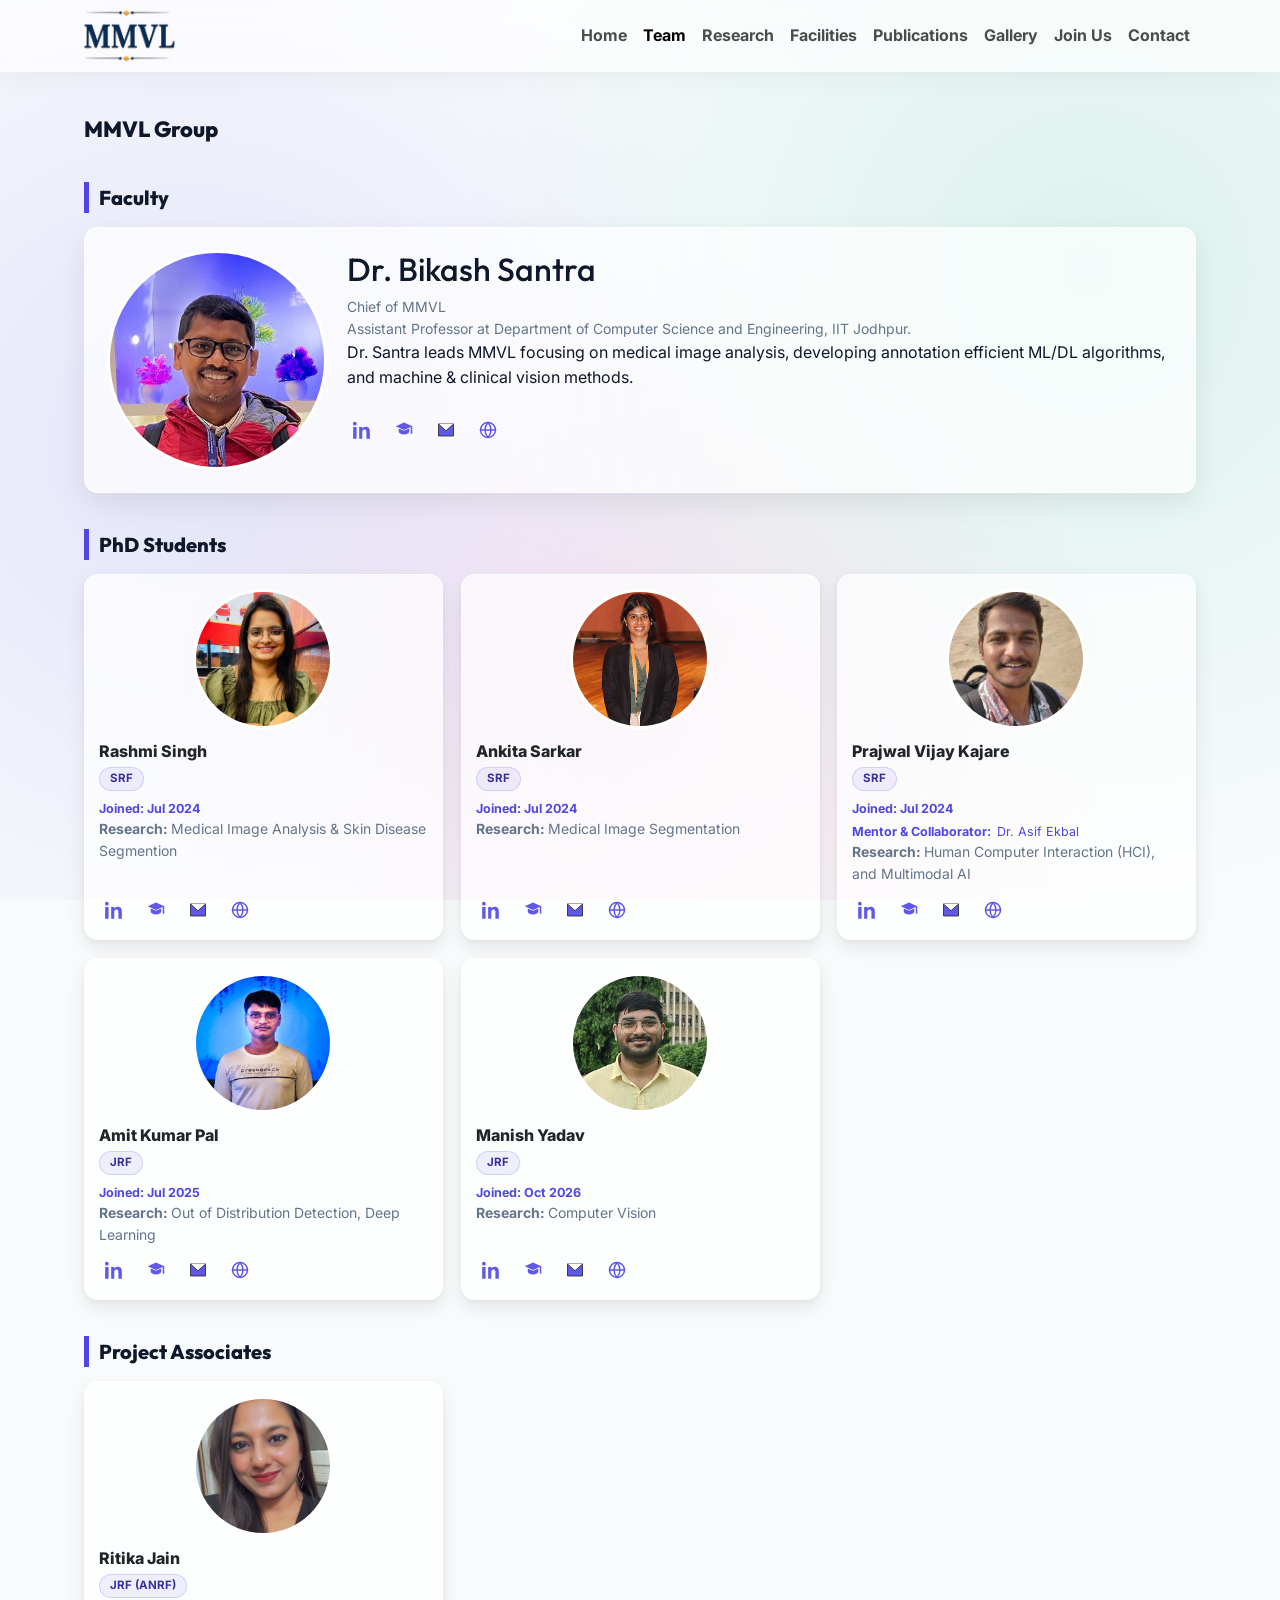
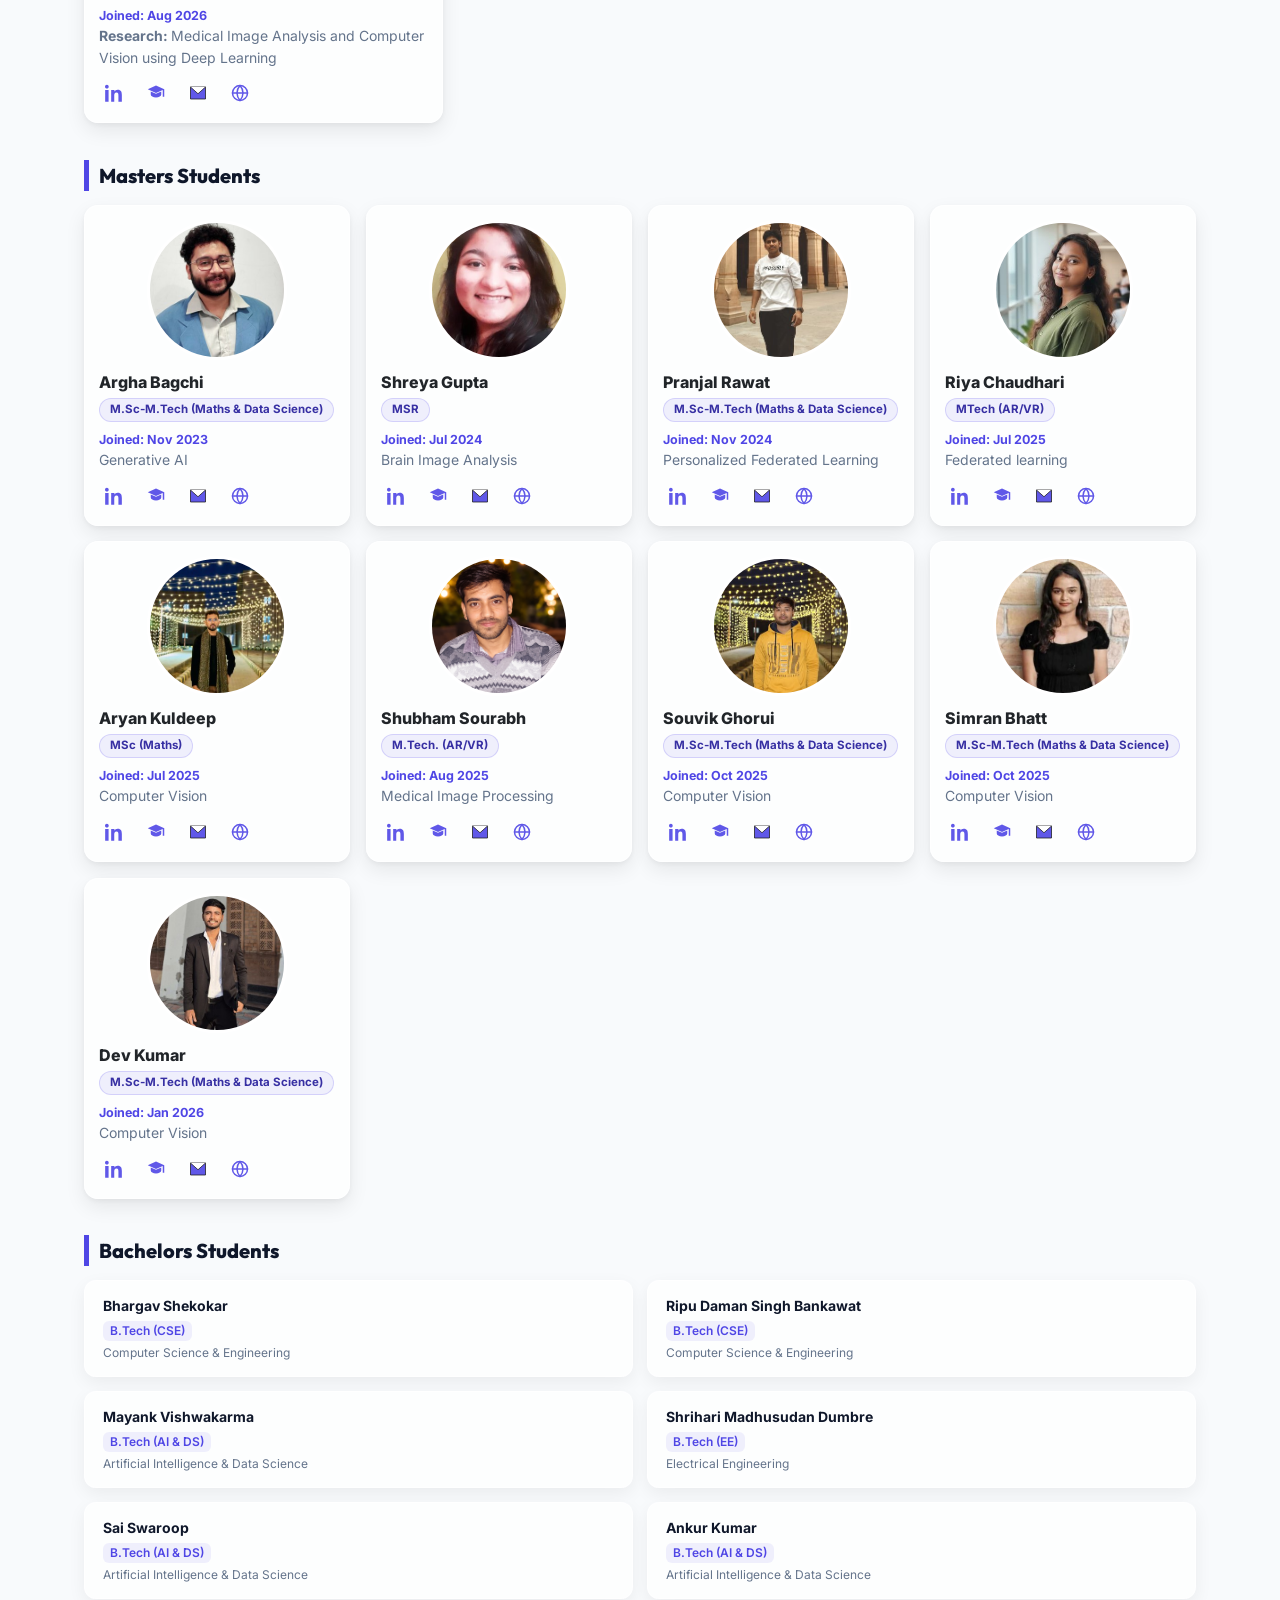
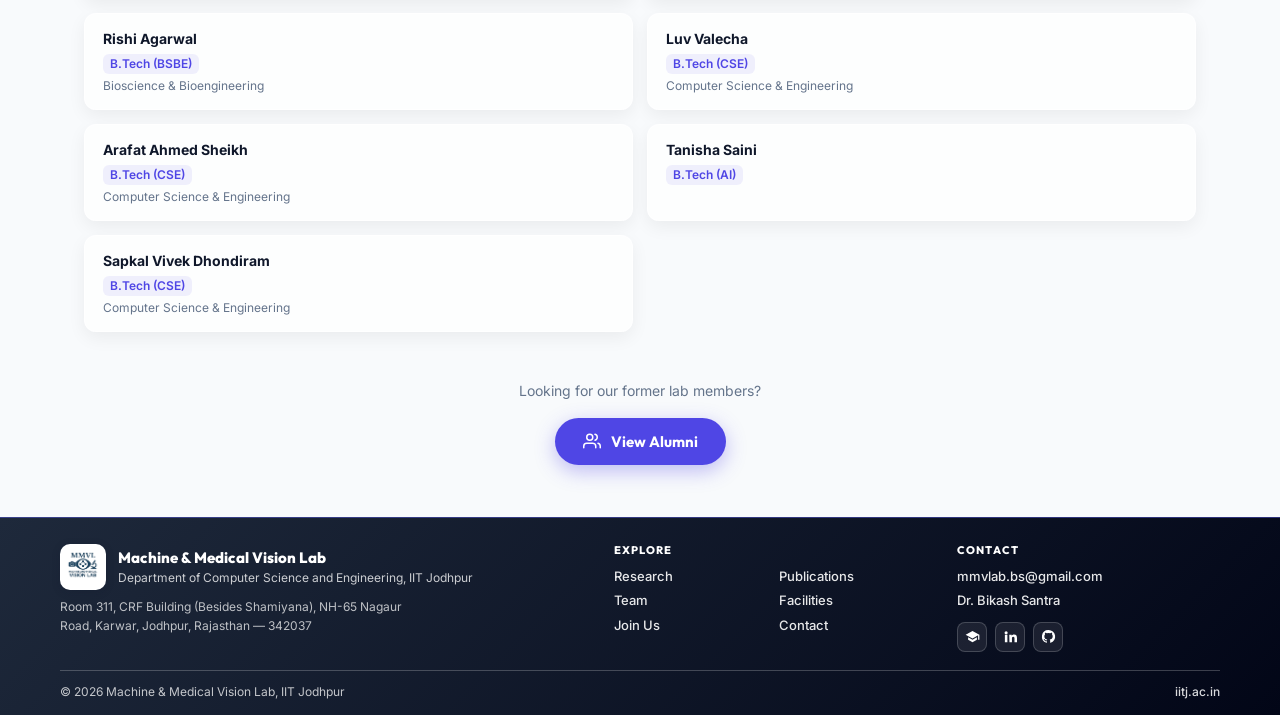
<file: team.html>
﻿<!DOCTYPE html>
<html lang="en">

<head>
  <meta name="view-transition" content="same-origin">
  <meta charset="utf-8" />
  <meta name="viewport" content="width=device-width,initial-scale=1" />
  <title>MMVL Lab — Team</title>
  <link href="https://cdn.jsdelivr.net/npm/bootstrap@5.3.3/dist/css/bootstrap.min.css" rel="stylesheet" />
  <link rel="stylesheet" href="./assets/css/navbar.css">
  <link rel="stylesheet" href="./assets/css/footer.css">
  <!-- team styles are inline below -->
  <link rel="stylesheet" href="./assets/css/scroll-reveal.css">
  <link rel="stylesheet" href="./assets/css/back-to-top.css">
  <link rel="preconnect" href="https://fonts.googleapis.com">
  <link rel="preconnect" href="https://fonts.gstatic.com" crossorigin>
  <link
    href="https://fonts.googleapis.com/css2?family=Outfit:wght@400;500;600;700;800&family=Inter:wght@400;500;600&display=swap"
    rel="stylesheet">
  <style>
    :root {
      --page-bg: #f8fafc;
      --bg: var(--page-bg);
      --card-bg: rgba(255, 255, 255, 0.7);
      --card: var(--card-bg);
      --muted: #64748b;
      --accent: #4f46e5;
      --accent-hover: #4338ca;
      --border: rgba(255, 255, 255, 0.6);
      --text: #0f172a;
      --card-border-light: rgba(255, 255, 255, 0.8);
      --card-elev: rgba(0, 0, 0, 0.04);
      --nav-h: 72px;
      --nav-bg: #4f46e5;
    }

    body {
      margin: 0;
      background: var(--page-bg);
      color: var(--text);
      font-family: 'Inter', system-ui, -apple-system, sans-serif;
      line-height: 1.55;
      box-sizing: border-box;
      width: 100%;
      height: 100%;
    }

    h1,
    h2,
    h3,
    h4,
    h5,
    .lab-title,
    .section-title,
    .page-title {
      font-family: 'Outfit', sans-serif;
    }

    body::before {
      content: "";
      position: fixed;
      inset: 0;
      background: radial-gradient(circle at 15% 50%, rgba(79, 70, 229, 0.12), transparent 50%),
        radial-gradient(circle at 85% 30%, rgba(16, 185, 129, 0.12), transparent 50%),
        radial-gradient(circle at 50% 80%, rgba(236, 72, 153, 0.12), transparent 50%);
      background-color: #f8fafc;
      z-index: -1;
      animation: breathe 15s alternate infinite ease-in-out;
    }

    @keyframes breathe {
      0% {
        transform: scale(1);
      }

      100% {
        transform: scale(1.05);
      }
    }



    .container-team {
      max-width: 1200px;
      width: 90%;
      margin: 0 auto;
      padding: 40px 20px;
      margin-top: 72px;
    }

    a {
      color: var(--accent);
      font-weight: 600;
      text-decoration: none;
    }

    .header {
      display: flex;
      justify-content: space-between;
      align-items: center;
      margin-bottom: 26px;
    }

    .lab-title {
      font-size: 22px;
      font-weight: 800;
    }

    .subtitle {
      color: var(--muted);
      font-size: 18px;
      font-weight: 800;
    }

    .section-title {
      margin: 36px 0 14px 0;
      font-size: 20px;
      font-weight: 800;
      border-left: 5px solid var(--accent);
      padding-left: 10px;
    }

    /* SUPERVISOR */
    .supervisor {
      display: flex;
      gap: 20px;
      background: var(--card);
      padding: 22px;
      border-radius: 14px;
      border: 1px solid var(--border);
      box-shadow: 0 10px 28px rgba(0, 0, 0, 0.08);

      transition: transform 0.25s ease, box-shadow 0.25s ease,
        border-color 0.25s ease;

      backdrop-filter: blur(12px);
      -webkit-backdrop-filter: blur(12px);
    }

    .supervisor:hover {
      transform: translateY(-6px);
      box-shadow: 0 14px 36px rgba(79, 70, 229, 0.15);
      border-color: rgba(79, 70, 229, 0.6);
      /* bluish border */
    }

    .supervisor:hover .profile-img-wrap {
      border-color: rgba(79, 70, 229, 0.6);
    }

    /* GRID CARDS */
    .grid {
      display: grid;
      grid-template-columns: repeat(3, 1fr);
      gap: 18px;
    }

    .grid-mtech {
      display: grid;
      grid-template-columns: repeat(4, 1fr);
      gap: 16px;
    }

    .joined {
      margin-top: 4px;
      font-size: 12.5px;
      color: var(--accent);
      display: flex;
      align-items: center;
      gap: 6px;
    }

    .card {
      background: var(--card);
      padding: 14px;
      border-radius: 14px;
      border: 1px solid var(--border);
      box-shadow:
        0 8px 20px rgba(0, 0, 0, 0.08),
        0 2px 6px rgba(0, 0, 0, 0.05);
      display: flex;
      flex-direction: column;

      border: 1.5px solid var(--border);
      transition: transform 0.25s ease, box-shadow 0.25s ease,
        border-color 0.25s ease;

      backdrop-filter: blur(12px);
      -webkit-backdrop-filter: blur(12px);
    }

    .card:hover {
      transform: translateY(-6px);
      box-shadow:
        0 14px 30px rgba(0, 0, 0, 0.12),
        0 4px 10px rgba(0, 0, 0, 0.08);
      border-color: rgba(79, 70, 229, 0.6);
      /* bluish border */
    }

    .card:hover .profile-img-wrap {
      border-color: rgba(79, 70, 229, 0.6);
    }

    .name {
      font-weight: 800;
      font-size: 16px;
    }

    /* "We are hiring" placeholder card */
    .card-hiring {
      border: 1.5px dashed rgba(79, 70, 229, 0.45);
      background: rgba(79, 70, 229, 0.04);
      align-items: center;
      text-align: center;
      justify-content: center;
      padding: 24px 18px;
    }

    .card-hiring:hover {
      border-color: rgba(79, 70, 229, 0.7);
      background: rgba(79, 70, 229, 0.07);
    }

    .hiring-icon {
      width: 64px;
      height: 64px;
      border-radius: 50%;
      background: rgba(79, 70, 229, 0.10);
      display: flex;
      align-items: center;
      justify-content: center;
      margin-bottom: 12px;
    }

    .hiring-icon svg {
      width: 30px;
      height: 30px;
      stroke: var(--accent);
      fill: none;
      stroke-width: 1.8;
      stroke-linecap: round;
      stroke-linejoin: round;
    }

    /* .degree-badge sets align-self:flex-start — recentre it in this card */
    .card-hiring .degree-badge {
      align-self: center;
    }

    .card-hiring .role {
      max-width: 30ch;
    }

    .hiring-link {
      display: inline-flex;
      align-items: center;
      gap: 6px;
      margin-top: 12px;
      font-size: 13px;
      font-weight: 700;
      color: var(--accent);
      text-decoration: none;
    }

    .hiring-link:hover {
      text-decoration: underline;
      text-underline-offset: 3px;
    }

    .hiring-link svg {
      width: 15px;
      height: 15px;
      stroke: currentColor;
      fill: none;
      stroke-width: 2.4;
      stroke-linecap: round;
      stroke-linejoin: round;
    }

    .degree-badge {
      display: inline-block;
      align-self: flex-start;
      font-size: 11.5px;
      font-weight: 700;
      color: #3730a3;
      background: rgba(79, 70, 229, 0.08);
      border: 1px solid rgba(79, 70, 229, 0.18);
      border-radius: 999px;
      padding: 2px 10px;
      margin: 3px 0 4px;
    }

    .role {
      color: var(--muted);
      font-size: 14px;
    }

    /* ICONS */
    .icon-row {
      display: flex;
      gap: 12px;
      margin-top: auto;
      padding-top: 10px;
    }

    .icon-row a {
      display: inline-flex;
      align-items: center;
      justify-content: center;
      padding: 6px;
      border-radius: 8px;
      transition: background 0.2s ease;
    }

    .icon-row a:hover {
      background: rgba(79, 70, 229, 0.08);
      /* soft blue wash */
    }

    .icon-row a:hover .icon {
      fill: var(--accent);
      /* brighter blue on hover */
      opacity: 1;
      transform: translateY(-1px);
    }

    .icon-row a:focus-visible {
      outline: 2px solid rgba(79, 70, 229, 0.35);
      outline-offset: 2px;
    }

    .icon {
      /* width: 18px;
        height: 18px;
        fill: var(--muted);
        cursor: pointer; */

      width: 18px;
      height: 18px;
      fill: currentColor;
      color: var(--accent);
      /* deep academic blue */
      opacity: 0.9;
      transition: fill 0.2s ease, transform 0.2s ease, opacity 0.2s ease;
    }

    .icon:hover {
      fill: var(--accent);
    }

    .icon.website-icon {
      fill: none;
      stroke: var(--accent);
      stroke-width: 1.8px;
      opacity: 0.9;
    }

    .icon-row a:hover .icon.website-icon {
      fill: none;
      stroke: var(--accent);
      opacity: 1;
    }

    /* LIST (MTECH / BTECH) */
    .list-card {
      background: var(--card);
      border: 1px solid var(--border);
      border-radius: 12px;
      padding: 14px 18px;
      box-shadow: 0 6px 18px rgba(0, 0, 0, 0.06);
    }

    .list-item {
      display: flex;
      justify-content: space-between;
      padding: 12px 0;
      border-bottom: 1px solid var(--border);
    }

    .list-item:last-child {
      border-bottom: none;
    }

    .list-left {
      display: flex;
      align-items: center;
      gap: 12px;
    }

    .avatar {
      width: 36px;
      height: 36px;
      border-radius: 50%;
      object-fit: cover;
      border: 1px solid var(--border);
    }

    .list-name {
      font-weight: 700;
    }

    .list-role {
      color: var(--muted);
      font-size: 14px;
      text-align: right;
    }

    /* BTECH TWO-COLUMN GRID */
    .btech-grid {
      display: grid;
      grid-template-columns: repeat(2, 1fr);
      gap: 14px;
    }

    .btech-cell {
      background: var(--card);
      border-radius: 12px;
      border: 1.5px solid var(--border);
      box-shadow: 0 6px 18px rgba(0, 0, 0, 0.06);
      padding: 14px 18px;
      display: flex;
      flex-direction: column;
      gap: 4px;
      backdrop-filter: blur(12px);
      -webkit-backdrop-filter: blur(12px);
      transition: transform 0.25s ease, box-shadow 0.25s ease, border-color 0.25s ease;
    }

    .btech-cell:hover {
      transform: translateY(-4px);
      box-shadow: 0 10px 28px rgba(0, 0, 0, 0.10);
      border-color: rgba(79, 70, 229, 0.5);
    }

    .btech-cell-name {
      font-weight: 700;
      font-size: 14px;
      color: var(--text);
    }

    .btech-cell-dept {
      font-weight: 600;
      font-size: 12px;
      color: var(--accent);
      background: rgba(79, 70, 229, 0.08);
      border-radius: 6px;
      padding: 1px 7px;
      align-self: flex-start;
    }

    .btech-cell-deptname {
      font-size: 12px;
      color: var(--muted);
      line-height: 1.4;
    }

    .btech-cell-project {
      font-size: 12.5px;
      color: var(--muted);
    }

    .btech-cell-joined {
      font-weight: 600;
      font-size: 12.5px;
      color: var(--accent);
    }



    /* ROUND PROFILE IMAGES (Supervisor / PhD / Associates) */
    .profile-img-wrap {
      width: 140px;
      height: 140px;
      min-width: 140px;
      min-height: 140px;
      border-radius: 50%;
      overflow: hidden;
      border: 3px solid transparent;
      background: #fff;
      flex-shrink: 0;
      transition: border-color 0.35s ease;
    }

    .profile-img-wrap:hover {
      border-color: rgba(79, 70, 229, 0.7);
    }

    .profile-img {
      width: 100%;
      height: 100%;
      object-fit: cover;
      display: block;
      transition: transform 0.35s ease;
    }

    .profile-img-wrap:hover .profile-img {
      transform: scale(1.12);
    }

    /* Card profile image (centered) */
    .card .profile-img-wrap {
      margin: 0 auto 10px auto;
    }

    /* Supervisor image slightly bigger */
    .supervisor .profile-img-wrap {
      width: 220px;
      height: 220px;
      min-width: 220px;
      min-height: 220px;
    }

    .supervisor .profile-img {
      object-position: top center;
    }

    /* M.Tech small avatar */
    .avatar {
      width: 40px;
      height: 40px;
      border-radius: 50%;
      object-fit: cover;
      border: 1.5px solid var(--border);
    }

    /* ===== RESPONSIVE ===== */

    /* ---------- TABLET LANDSCAPE / SMALL LAPTOP (≤1024px) ---------- */
    @media (max-width: 1024px) {
      .container-team {
        width: 94%;
        padding: 32px 16px;
      }

      .lab-title {
        font-size: 20px;
      }

      .subtitle {
        font-size: 16px;
      }

      .section-title {
        font-size: 18px;
        margin: 28px 0 12px 0;
      }

      .grid {
        grid-template-columns: repeat(2, 1fr);
        gap: 14px;
      }

      .grid-mtech {
        grid-template-columns: repeat(3, 1fr);
        gap: 14px;
      }

      .profile-img-wrap {
        width: 120px;
        height: 120px;
        min-width: 120px;
        min-height: 120px;
      }

      .supervisor .profile-img-wrap {
        width: 180px;
        height: 180px;
        min-width: 180px;
        min-height: 180px;
      }

      .name {
        font-size: 15px;
      }

      .role {
        font-size: 13px;
      }

      .joined {
        font-size: 12px;
      }

      .supervisor h2 {
        font-size: 20px;
      }

      .supervisor .role {
        font-size: 13px;
      }

      .supervisor p {
        font-size: 13px;
      }
    }

    /* ---------- TABLET PORTRAIT (≤768px) ---------- */
    @media (max-width: 768px) {
      .container-team {
        width: 96%;
        padding: 24px 12px;
        margin-top: 64px;
      }

      .lab-title {
        font-size: 18px;
      }

      .subtitle {
        font-size: 15px;
      }

      .section-title {
        font-size: 17px;
        margin: 24px 0 10px 0;
      }

      .grid {
        grid-template-columns: repeat(2, 1fr);
        gap: 12px;
      }

      .grid-mtech {
        grid-template-columns: repeat(2, 1fr);
        gap: 12px;
      }

      .profile-img-wrap {
        width: 100px;
        height: 100px;
        min-width: 100px;
        min-height: 100px;
      }

      .supervisor .profile-img-wrap {
        width: 160px;
        height: 160px;
        min-width: 160px;
        min-height: 160px;
      }

      .supervisor {
        flex-direction: column;
        align-items: center;
        text-align: center;
        padding: 18px;
        gap: 14px;
      }

      .supervisor h2 {
        font-size: 19px;
      }

      .supervisor p {
        font-size: 12.5px;
      }

      .supervisor .icon-row {
        justify-content: center;
      }

      .card {
        padding: 12px;
        border-radius: 12px;
      }

      .name {
        font-size: 14px;
      }

      .role {
        font-size: 12.5px;
      }

      .joined {
        font-size: 11.5px;
      }

      .icon {
        width: 16px;
        height: 16px;
      }

      .icon-row {
        gap: 10px;
        margin-top: 6px;
      }

      /* BTech grid */
      .btech-grid {
        gap: 12px;
      }

      .btech-cell {
        padding: 12px 16px;
      }

      .btech-cell-name {
        font-size: 13px;
      }

      .btech-cell-joined {
        font-size: 12px;
      }
    }

    /* ---------- MOBILE (≤520px) ---------- */
    @media (max-width: 520px) {
      .container-team {
        width: 100%;
        padding: 18px 14px;
        margin-top: 56px;
      }

      .lab-title {
        font-size: 16px;
      }

      .subtitle {
        font-size: 13px;
      }

      .section-title {
        font-size: 15px;
        margin: 20px 0 8px 0;
        border-left-width: 4px;
        padding-left: 8px;
      }

      .grid {
        grid-template-columns: 1fr;
        gap: 12px;
      }

      .grid-mtech {
        grid-template-columns: repeat(2, 1fr);
        gap: 10px;
      }

      .profile-img-wrap {
        width: 80px;
        height: 80px;
        min-width: 80px;
        min-height: 80px;
        border-width: 1.5px;
      }

      .supervisor .profile-img-wrap {
        width: 120px;
        height: 120px;
        min-width: 120px;
        min-height: 120px;
      }

      .supervisor {
        flex-direction: column;
        align-items: center;
        text-align: center;
        padding: 16px 14px;
        gap: 10px;
        border-radius: 12px;
      }

      .supervisor h2 {
        font-size: 17px;
      }

      .supervisor .role {
        font-size: 12px;
      }

      .supervisor p {
        font-size: 11.5px;
        line-height: 1.5;
      }

      .supervisor .icon-row {
        justify-content: center;
      }

      .card {
        padding: 10px;
        border-radius: 10px;
      }

      .card .profile-img-wrap {
        margin-bottom: 8px;
      }

      .name {
        font-size: 13px;
      }

      .role {
        font-size: 11.5px;
      }

      .joined {
        font-size: 11px;
      }

      .icon {
        width: 15px;
        height: 15px;
      }

      .icon-row {
        gap: 8px;
        margin-top: 5px;
      }

      .icon-row a {
        padding: 5px;
        border-radius: 6px;
      }

      .list-item {
        flex-direction: column;
      }

      .list-role {
        text-align: left;
        font-size: 12px;
      }

      /* BTech grid stacks on mobile */
      .btech-grid {
        grid-template-columns: 1fr;
        gap: 10px;
      }

      .btech-cell {
        padding: 10px 14px;
        border-radius: 10px;
      }

      .btech-cell-name {
        font-size: 13px;
      }

      .btech-cell-joined {
        font-size: 11.5px;
      }
    }

    /* ---------- VERY SMALL MOBILE (≤380px) ---------- */
    @media (max-width: 380px) {
      .grid-mtech {
        grid-template-columns: 1fr;
      }

      .profile-img-wrap {
        width: 70px;
        height: 70px;
        min-width: 70px;
        min-height: 70px;
      }

      .supervisor .profile-img-wrap {
        width: 100px;
        height: 100px;
        min-width: 100px;
        min-height: 100px;
      }

      .lab-title {
        font-size: 15px;
      }

      .supervisor h2 {
        font-size: 16px;
      }

      .card {
        padding: 8px;
      }

      .name {
        font-size: 12.5px;
      }

      .role {
        font-size: 11px;
      }
    }




    /* Page Load Fade-Up Animation */
    #app-content {
      animation: fadeUpIn 0.8s cubic-bezier(0.16, 1, 0.3, 1) both;
      -webkit-animation: fadeUpIn 0.8s cubic-bezier(0.16, 1, 0.3, 1) both;
    }

    @keyframes fadeUpIn {
      from {
        opacity: 0;
        transform: translateY(40px);
      }

      to {
        opacity: 1;
        transform: translateY(0);
      }
    }

    /* Smooth View Transitions */
    html {
      overflow-y: scroll;
    }

    @view-transition {
      navigation: auto;
    }
  </style>
</head>

<body>
  <div id="navbar">
    <nav class="navbar navbar-expand-lg navbar-light" id="mainNav">
      <div class="container">
        <!-- <a class="navbar-brand" href="#">MMVL</a> -->
        <a class="navbar-brand d-flex align-items-center" href="./index.html">
          <img src="./assets/images/logo/mmvl-wordmark.png" alt="MMVL — Machine and Medical Vision Lab"
            style="height:56px; width:auto; margin-right:10px;">

        </a>

        <button class="navbar-toggler" type="button" data-bs-toggle="collapse" data-bs-target="#navMenu"
          aria-controls="navMenu" aria-expanded="false" aria-label="Toggle navigation">
          <span class="navbar-toggler-icon"><span></span></span>
        </button>
        <div class="collapse navbar-collapse" id="navMenu">
          <ul class="navbar-nav ms-auto">
            <li class="nav-item"><a class="nav-link" href="index.html">Home</a></li>
            <li class="nav-item"><a class="nav-link" href="team.html">Team</a></li>
            <li class="nav-item"><a class="nav-link" href="research.html">Research</a></li>
            <li class="nav-item"><a class="nav-link" href="facilities.html">Facilities</a></li>
            <li class="nav-item"><a class="nav-link" href="publications.html">Publications</a></li>
            <li class="nav-item"><a class="nav-link" href="gallery.html">Gallery</a></li>
            <li class="nav-item"><a class="nav-link" href="joinus.html">Join Us</a></li>
            <li class="nav-item"><a class="nav-link" href="contact.html">Contact</a></li>
          </ul>
        </div>
      </div>
    </nav>
  </div>
  <main id="app-content">
    <div class="container-team">
      <!-- HEADER -->
      <div class="header" data-reveal>
        <div>
          <div class="lab-title">MMVL Group</div>

        </div>
      </div>

      <!-- SUPERVISOR -->
      <div class="section-title" data-reveal>Faculty</div>
      <div id="supervisorBox"></div>

      <!-- PHD -->
      <div class="section-title" data-reveal>PhD Students</div>
      <div class="grid" id="phdGrid"></div>

      <!-- PROJECT ASSOCIATE -->
      <div class="section-title" data-reveal>Project Associates</div>
      <div class="grid" id="projectAssociateGrid"></div>

      <!-- MTECH -->
      <div class="section-title" data-reveal>Masters Students</div>
      <div class="grid-mtech" id="mtechGrid"></div>


      <!-- BTECH -->
      <div class="section-title" data-reveal>Bachelors Students</div>
      <div id="btechGrid"></div>

      <!-- ALUMNI LINK -->
      <div style="text-align:center; margin: 48px 0 12px;" data-reveal>
        <p style="color:var(--muted); font-size:14px; margin-bottom:16px;">
          Looking for our former lab members?
        </p>
        <a href="alumni.html" style="
          display:inline-flex; align-items:center; gap:10px;
          background:var(--accent); color:#fff;
          padding:12px 28px; border-radius:999px;
          font-weight:700; font-size:15px; font-family:'Outfit',sans-serif;
          text-decoration:none; box-shadow:0 6px 20px rgba(79,70,229,0.35);
          transition:0.2s ease;">
          <svg style="width:18px;height:18px;stroke:#fff;fill:none;stroke-width:2;stroke-linecap:round;stroke-linejoin:round;" viewBox="0 0 24 24">
            <path d="M17 21v-2a4 4 0 0 0-4-4H5a4 4 0 0 0-4 4v2"/>
            <circle cx="9" cy="7" r="4"/>
            <path d="M23 21v-2a4 4 0 0 0-3-3.87"/>
            <path d="M16 3.13a4 4 0 0 1 0 7.75"/>
          </svg>
          View Alumni
        </a>
      </div>
    </div>
    <!-- SVG ICONS -->
    <svg style="display: none">
      <symbol id="linkedin" viewBox="0 0 24 24">
        <path
          d="M4.98 3.5C4.98 4.88 3.87 6 2.5 6S0 4.88 0 3.5 1.12 1 2.5 1 4.98 2.12 4.98 3.5zM.22 23.5h4.56V7.98H.22zM8.22 7.98h4.38v2.12h.06c.61-1.16 2.1-2.38 4.32-2.38 4.62 0 5.48 3.04 5.48 6.99v8.79h-4.56v-7.8c0-1.86-.03-4.25-2.59-4.25-2.59 0-2.99 2.02-2.99 4.11v7.94H8.22z" />
      </symbol>
      <symbol id="mail" viewBox="0 0 24 24">
        <path d="M2 4h20v16H2z" />
        <path d="M22 4L12 13 2 4" fill="#fff" />
      </symbol>
      <symbol id="scholar" viewBox="0 0 24 24">
        <path d="M12 2L1 7l11 5 9-4.09V17h2V7z" />
        <path d="M5 10v4c0 2.21 3.13 4 7 4s7-1.79 7-4v-4l-7 3z" />
      </symbol>
      <symbol id="website" viewBox="0 0 24 24" fill="none" stroke="currentColor" stroke-width="2" stroke-linecap="round" stroke-linejoin="round">
        <circle cx="12" cy="12" r="10" />
        <line x1="2" y1="12" x2="22" y2="12" />
        <path d="M12 2a15.3 15.3 0 0 1 4 10 15.3 15.3 0 0 1-4 10 15.3 15.3 0 0 1-4-10 15.3 15.3 0 0 1 4-10z" />
      </symbol>
    </svg>
    <script src="./data/team-data.js"></script>
    <script src="./loaders/team-load.js"></script>
  </main>

  <div id="footer"></div>
  <script src="./assets/js/footer-load.js"></script>

  <script src="https://cdn.jsdelivr.net/npm/bootstrap@5.3.3/dist/js/bootstrap.bundle.min.js"></script>
  <script src="./assets/js/scroll-reveal.js"></script>
  <script src="./assets/js/back-to-top.js"></script>
  <script src="./assets/js/navbar-collapse.js"></script>
  <script src="./assets/js/spa.js"></script>
</body>

</html>
</file>
<file: assets/css/navbar.css>
.navbar {
      position: fixed;
      top: 0;
      left: 0;
      width: 100%;
      z-index: 9999;

      /* background: #1e40af !important; */
      /* background: #EAF2FF !important; */

      background: rgba(255, 255, 255, 0.65) !important;
      backdrop-filter: blur(24px);
      -webkit-backdrop-filter: blur(24px);
      border-bottom: 1px solid rgba(255, 255, 255, 0.4);
      /* bluish */
      box-shadow: 0 4px 30px rgba(0, 0, 0, 0.05);

      height: 72px;
      display: flex;
      align-items: center;
    }

    /* navbar text + links white */
    .navbar .navbar-brand,
    .navbar .nav-link {
      color: #000000 !important;
      font-weight: 700;
    }

    /* active link highlight */
    .navbar .nav-link:hover {
      opacity: 0.85;
    }

    /* toggler button */
    .navbar-toggler {
      border: 1px solid rgba(255, 255, 255, 0.35);
      background: rgba(255, 255, 255, 0.10);
    }

    /* Ensure navbar inner container vertically centers all children */
    .navbar > .container {
      display: flex;
      align-items: center;
      height: 100%;
    }

    /* hamburger icon lines */
    .navbar-toggler-icon::before,
    .navbar-toggler-icon::after,
    .navbar-toggler-icon>span {
      background: #ffffff !important;
    }
.navbar { view-transition-name: main-navbar; }

    /* ===== NAVBAR RESPONSIVE ===== */

    /* Tablet — matches Bootstrap navbar-expand-lg collapse at 992px */
    @media (max-width: 991px) {
      .navbar {
        height: 64px;
      }

      .navbar .navbar-brand img {
        height: 48px !important;
      }

      .navbar .nav-link {
        font-size: 14px !important;
      }

      /* Collapsed mobile menu background */
      .navbar .navbar-collapse {
        background: rgba(255, 255, 255, 0.92);
        backdrop-filter: blur(20px);
        -webkit-backdrop-filter: blur(20px);
        border-radius: 0 0 12px 12px;
        padding: 10px 16px;
        margin-top: 4px;
        box-shadow: 0 8px 24px rgba(0,0,0,0.08);
      }

      .navbar .nav-link {
        padding: 8px 0 !important;
        border-bottom: 1px solid rgba(0,0,0,0.05);
      }

      .navbar .nav-item:last-child .nav-link {
        border-bottom: none;
      }
    }

    /* Mobile ≤520px */
    @media (max-width: 520px) {
      .navbar {
        height: 56px;
      }

      .navbar .navbar-brand img {
        height: 40px !important;
        margin-right: 6px !important;
      }

      .navbar .nav-link {
        font-size: 13px !important;
        font-weight: 600;
      }

      .navbar .navbar-collapse {
        padding: 8px 14px;
      }
    }
</file>
<file: assets/css/footer.css>
/* MMVL Footer — dark slate-to-black gradient */

.site-footer {
    width: 100%;
    background: linear-gradient(135deg, #1e293b, #020617);
    /* indigo hairline keeps the dark slab tied to the site accent */
    border-top: 1px solid rgba(99, 102, 241, 0.45);
    color: rgba(255, 255, 255, 0.78);
    font-family: 'Inter', system-ui, -apple-system, sans-serif;
    font-size: 13px;
}

.site-footer .footer-inner {
    max-width: 1200px;
    margin: 0 auto;
    padding: 26px 20px 14px;
}

/* ── Columns ── */
.site-footer .footer-grid {
    display: grid;
    grid-template-columns: 2fr 1.2fr 1fr;
    gap: 28px;
    align-items: start;
}

/* ── Lab identity ── */
.site-footer .footer-brand-head {
    display: flex;
    align-items: center;
    gap: 12px;
    margin-bottom: 8px;
}

/* the logo is dark navy on transparent — give it a light chip to sit on */
.site-footer .footer-logo {
    box-sizing: border-box;
    width: 46px;
    height: 46px;
    flex-shrink: 0;
    padding: 5px;
    background: #fff;
    border-radius: 10px;
    box-shadow: 0 2px 8px rgba(15, 23, 42, 0.18);
}

.site-footer .footer-lab-name {
    font-family: 'Outfit', system-ui, sans-serif;
    font-size: 15px;
    font-weight: 800;
    color: #fff;
    line-height: 1.3;
}

.site-footer .footer-lab-sub {
    margin-top: 2px;
    font-size: 12px;
    line-height: 1.45;
    color: rgba(255, 255, 255, 0.78);
}

.site-footer .footer-address {
    margin: 0;
    font-style: normal;
    font-size: 12px;
    line-height: 1.55;
    color: rgba(255, 255, 255, 0.72);
    max-width: 44ch;
}

/* ── Link columns ── */
.site-footer .footer-col-title {
    font-family: 'Outfit', system-ui, sans-serif;
    font-size: 11px;
    font-weight: 800;
    letter-spacing: 0.1em;
    text-transform: uppercase;
    color: #fff;
    margin: 0 0 10px;
}

.site-footer .footer-list {
    list-style: none;
    margin: 0;
    padding: 0;
}

.site-footer .footer-list li {
    margin-bottom: 6px;
    line-height: 1.4;
}

.site-footer .footer-list li:last-child {
    margin-bottom: 0;
}

/* two-up so the nav stays short */
.site-footer .footer-list-2col {
    display: grid;
    grid-template-columns: repeat(2, minmax(0, 1fr));
    gap: 6px 16px;
}

.site-footer .footer-list-2col li {
    margin-bottom: 0;
}

.site-footer a {
    color: rgba(255, 255, 255, 0.9);
    text-decoration: none;
    font-size: 13px;
    font-weight: 500;
    transition: color 0.18s ease;
}

.site-footer a:hover,
.site-footer a:focus-visible {
    color: #a5b4fc;
    text-decoration: underline;
    text-underline-offset: 3px;
}

.site-footer a:focus-visible {
    outline: 2px solid rgba(255, 255, 255, 0.75);
    outline-offset: 3px;
    border-radius: 3px;
}

/* ── Profile icons ── */
.site-footer .footer-social {
    display: flex;
    gap: 8px;
    margin-top: 12px;
}

.site-footer .footer-social a {
    display: inline-flex;
    align-items: center;
    justify-content: center;
    width: 30px;
    height: 30px;
    border-radius: 8px;
    background: rgba(255, 255, 255, 0.08);
    border: 1px solid rgba(255, 255, 255, 0.18);
    color: #fff;
    transition: 0.18s ease;
}

.site-footer .footer-social a:hover {
    background: rgba(99, 102, 241, 0.28);
    border-color: rgba(129, 140, 248, 0.6);
    transform: translateY(-2px);
}

.site-footer .footer-social svg {
    width: 15px;
    height: 15px;
    fill: currentColor;
}

/* ── Bottom bar ── */
.site-footer .footer-bottom {
    display: flex;
    flex-wrap: wrap;
    justify-content: space-between;
    align-items: center;
    gap: 8px;
    margin-top: 18px;
    padding-top: 12px;
    border-top: 1px solid rgba(255, 255, 255, 0.22);
    font-size: 12px;
    color: rgba(255, 255, 255, 0.75);
}

.site-footer .footer-bottom a {
    font-size: 12px;
    color: rgba(255, 255, 255, 0.85);
}

/* ── Responsive ── */
@media (max-width: 860px) {
    .site-footer .footer-grid {
        grid-template-columns: 1fr 1fr;
        gap: 22px;
    }

    .site-footer .footer-brand {
        grid-column: 1 / -1;
    }
}

@media (max-width: 560px) {
    .site-footer .footer-inner {
        padding: 22px 20px 12px;
    }

    .site-footer .footer-grid {
        grid-template-columns: 1fr;
        gap: 20px;
    }

    .site-footer .footer-bottom {
        flex-direction: column;
        align-items: flex-start;
    }
}
</file>
<file: assets/css/scroll-reveal.css>
/* Scroll Reveal — staggered cascade animation */

[data-reveal] {
  opacity: 0;
  transform: translateY(32px);
  will-change: opacity, transform;
}

[data-reveal].sr-visible {
  opacity: 1;
  transform: translateY(0);
}

/* Variant: slide from left */
[data-reveal="left"] {
  transform: translateX(-30px);
}
[data-reveal="left"].sr-visible {
  transform: translateX(0);
}

/* Variant: slide from right */
[data-reveal="right"] {
  transform: translateX(30px);
}
[data-reveal="right"].sr-visible {
  transform: translateX(0);
}

/* Variant: scale */
[data-reveal="scale"] {
  transform: scale(0.94);
}
[data-reveal="scale"].sr-visible {
  transform: scale(1);
}

/*
 * On narrow screens a sideways start offset sticks out past the viewport and
 * gives the page a horizontal scrollbar until the element reveals, so the
 * left/right variants fall back to the vertical rise.
 */
@media (max-width: 768px) {
  [data-reveal="left"],
  [data-reveal="right"] {
    transform: translateY(24px);
  }

  [data-reveal="left"].sr-visible,
  [data-reveal="right"].sr-visible {
    transform: translateY(0);
  }
}

/*
 * Transition only applied after .sr-animate is added by JS,
 * so elements don't flash on first paint.
 * Opacity resolves slightly before transform for a natural layered feel.
 */
[data-reveal].sr-animate {
  transition:
    opacity   0.9s ease-out,
    transform 1.1s cubic-bezier(0.22, 1, 0.36, 1);
}
</file>
<file: assets/css/back-to-top.css>
/* Back to Top — a floating pill that appears once the reader reaches the
   bottom of the page. Pair with assets/js/back-to-top.js. */

#backToTop {
    position: fixed;
    right: 28px;
    bottom: 28px;
    z-index: 1030;

    display: inline-flex;
    align-items: center;
    gap: 8px;
    padding: 11px 18px 11px 15px;

    border: none;
    border-radius: 999px;
    background: linear-gradient(135deg, #4f46e5, #3b82f6);
    color: #fff;
    cursor: pointer;

    font-family: 'Outfit', 'Inter', system-ui, sans-serif;
    font-size: 13.5px;
    font-weight: 800;
    letter-spacing: 0.01em;
    line-height: 1;
    white-space: nowrap;

    box-shadow: 0 8px 22px rgba(79, 70, 229, 0.35);

    /* hidden until the bottom of the page is in reach */
    opacity: 0;
    visibility: hidden;
    transform: translateY(16px) scale(0.96);
    transition:
        opacity 0.28s ease,
        transform 0.28s cubic-bezier(0.22, 1, 0.36, 1),
        visibility 0.28s,
        box-shadow 0.2s ease;
}

#backToTop.btt-visible {
    opacity: 1;
    visibility: visible;
    transform: translateY(0) scale(1);
}

#backToTop:hover {
    transform: translateY(-3px) scale(1.03);
    box-shadow: 0 14px 30px rgba(79, 70, 229, 0.45);
}

#backToTop:focus-visible {
    outline: 3px solid rgba(79, 70, 229, 0.45);
    outline-offset: 3px;
}

#backToTop svg {
    width: 17px;
    height: 17px;
    stroke: currentColor;
    fill: none;
    stroke-width: 2.6;
    stroke-linecap: round;
    stroke-linejoin: round;
}

@media (max-width: 520px) {
    #backToTop {
        right: 16px;
        bottom: 16px;
        padding: 9px 15px 9px 12px;
        font-size: 12.5px;
        gap: 6px;
    }

    #backToTop svg {
        width: 15px;
        height: 15px;
    }
}

@media (prefers-reduced-motion: reduce) {
    #backToTop,
    #backToTop.btt-visible,
    #backToTop:hover {
        transform: none;
        transition: opacity 0.2s ease, visibility 0.2s;
    }
}
</file>
<file: assets/css/gallery.css>
/* ============================================================
   Gallery — masonry grid + photo viewer

   Used by gallery.html with loaders/gallery-load.js.
   Picks up --accent / --card-bg / --border from the page's :root.
   ============================================================ */

/* ---------- Filter chips ---------- */
.gal-toolbar {
  display: flex;
  flex-wrap: wrap;
  align-items: center;
  gap: 10px;
  margin: 18px 0 6px;
}

.gal-chip {
  padding: 8px 14px;
  border-radius: 999px;
  border: 1px solid var(--border, rgba(0, 0, 0, 0.1));
  background: #fff;
  font-size: 13px;
  font-weight: 600;
  color: #334155;
  cursor: pointer;
  transition: 0.2s ease;
  user-select: none;
}

.gal-chip:hover {
  border-color: rgba(79, 70, 229, 0.6);
  background: rgba(79, 70, 229, 0.06);
}

.gal-chip.active {
  border-color: rgba(79, 70, 229, 0.5);
  background: rgba(79, 70, 229, 0.1);
  color: var(--accent);
  font-weight: 800;
}

.gal-chip:focus-visible {
  outline: 2px solid var(--accent);
  outline-offset: 2px;
}

.gal-count {
  margin-left: auto;
  font-size: 13px;
  color: var(--muted);
  font-weight: 600;
}

/* ---------- Masonry ----------
   CSS columns rather than grid: lab photos arrive in every shape, and columns
   let each one keep its own aspect ratio instead of being cropped to a tile.
   Trade-off worth knowing — items flow down each column before moving to the
   next, so reading order is top-to-bottom per column, not left-to-right. */
.gal-grid {
  /* 3 rather than 4: lab photos skew wide, and a 4th column squeezes a
     panorama down to a sliver. */
  columns: 3;
  column-gap: 16px;
  margin-top: 16px;
}

.gal-item {
  break-inside: avoid;
  margin: 0 0 16px;
  display: block;
  width: 100%;
  padding: 0;
  border: 1px solid var(--card-border-light, rgba(255, 255, 255, 0.8));
  border-radius: 16px;
  overflow: hidden;
  position: relative;
  background: var(--card-bg, #fff);
  box-shadow: 0 10px 26px rgba(0, 0, 0, 0.06);
  cursor: zoom-in;
  transition: transform 0.25s ease, box-shadow 0.25s ease, border-color 0.25s ease;
  text-align: left;
  /* Chrome occasionally splits a column item mid-card without this */
  -webkit-column-break-inside: avoid;
  page-break-inside: avoid;
}

.gal-item:hover,
.gal-item:focus-visible {
  transform: translateY(-4px);
  border-color: rgba(79, 70, 229, 0.55);
  box-shadow: 0 18px 36px rgba(0, 33, 71, 0.13);
}

.gal-item:focus-visible {
  outline: 2px solid var(--accent);
  outline-offset: 3px;
}

.gal-item img {
  display: block;
  width: 100%;
  height: auto;
  transition: transform 0.45s cubic-bezier(0.16, 1, 0.3, 1);
}

.gal-item:hover img,
.gal-item:focus-visible img {
  transform: scale(1.05);
}

/* Caption slides up over the photo on hover */
/* Title and description sit bottom-left, date bottom-right. The gradient is
   taller than before so a couple of lines of description stay readable over a
   busy photo. */
.gal-cap {
  position: absolute;
  left: 0;
  right: 0;
  bottom: 0;
  display: flex;
  align-items: flex-end;
  justify-content: space-between;
  gap: 12px;
  padding: 46px 14px 12px;
  background: linear-gradient(180deg, rgba(15, 23, 42, 0), rgba(15, 23, 42, 0.82));
  color: #fff;
  opacity: 0;
  transform: translateY(12px);
  transition: 0.28s cubic-bezier(0.16, 1, 0.3, 1);
  pointer-events: none;
}

.gal-item:hover .gal-cap,
.gal-item:focus-visible .gal-cap {
  opacity: 1;
  transform: translateY(0);
}

.gal-cap-text {
  min-width: 0;
}

.gal-cap-title {
  display: block;
  font-family: 'Outfit', sans-serif;
  font-weight: 800;
  font-size: 14px;
  line-height: 1.25;
}

/* Clamped: captions run to a few sentences, and an unbounded block would cover
   the whole photo on a short tile. */
.gal-cap-desc {
  display: -webkit-box;
  -webkit-box-orient: vertical;
  -webkit-line-clamp: 3;
  line-clamp: 3;
  overflow: hidden;
  margin-top: 4px;
  font-size: 12px;
  line-height: 1.45;
  color: rgba(255, 255, 255, 0.88);
  font-weight: 500;
}

.gal-cap-meta {
  flex: 0 0 auto;
  font-size: 11.5px;
  opacity: 0.85;
  text-transform: uppercase;
  letter-spacing: 0.04em;
  font-weight: 600;
  white-space: nowrap;
}

/* Small tag pinned top-right of each tile */
.gal-tag {
  position: absolute;
  top: 10px;
  right: 10px;
  font-size: 10.5px;
  font-weight: 800;
  text-transform: uppercase;
  letter-spacing: 0.05em;
  padding: 4px 9px;
  border-radius: 999px;
  color: #fff;
  background: rgba(15, 23, 42, 0.55);
  backdrop-filter: blur(6px);
  -webkit-backdrop-filter: blur(6px);
  opacity: 0;
  transition: opacity 0.25s ease;
}

.gal-item:hover .gal-tag,
.gal-item:focus-visible .gal-tag {
  opacity: 1;
}

/* ---------- Empty state ---------- */
.gal-empty {
  text-align: center;
  padding: 48px 20px;
  color: var(--muted);
  border: 1.5px dashed rgba(79, 70, 229, 0.35);
  border-radius: 16px;
  background: rgba(79, 70, 229, 0.04);
  margin-top: 16px;
}

.gal-empty svg {
  width: 38px;
  height: 38px;
  stroke: var(--accent);
  fill: none;
  stroke-width: 1.6;
  stroke-linecap: round;
  stroke-linejoin: round;
  opacity: 0.75;
  margin-bottom: 10px;
}

.gal-empty-title {
  font-family: 'Outfit', sans-serif;
  font-weight: 800;
  font-size: 15px;
  color: #0f172a;
}

/* ---------- Viewer (lightbox) ---------- */
.gal-viewer {
  position: fixed;
  inset: 0;
  /* above the fixed navbar (z-index: 9999) */
  z-index: 100000;
  display: flex;
  align-items: center;
  justify-content: center;
  opacity: 0;
  transition: opacity 0.2s ease;
}

.gal-viewer.is-open {
  opacity: 1;
}

.gal-viewer-backdrop {
  position: absolute;
  inset: 0;
  background: rgba(15, 23, 42, 0.78);
  backdrop-filter: blur(8px);
  -webkit-backdrop-filter: blur(8px);
}

.gal-viewer-dialog {
  position: relative;
  z-index: 1;
  width: min(1280px, 94vw);
  max-height: 92vh;
  display: flex;
  flex-direction: column;
  transform: scale(0.97);
  transition: transform 0.25s cubic-bezier(0.16, 1, 0.3, 1);
}

.gal-viewer.is-open .gal-viewer-dialog {
  transform: scale(1);
}

/* The stage is the scroll viewport: zooming sets an explicit pixel width on
   the image, which then overflows and is panned by scrolling this box.
   flex + margin:auto on the image centres it but — unlike justify-content —
   keeps the top-left reachable once it overflows. */
/* Positioning context for the arrows, which must stay put while the stage
   inside it scrolls. */
.gal-viewer-stagewrap {
  position: relative;
  display: flex;
  min-height: 0;
}

.gal-viewer-stage {
  flex: 1 1 auto;
  display: flex;
  min-height: 0;
  overflow: auto;
  overscroll-behavior: contain;
  -webkit-overflow-scrolling: touch;
  border-radius: 14px;
  /* Scrolling is how panning works, but the bars themselves are noise against
     a photo — hidden in both engines. Dragging still pans. */
  scrollbar-width: none;
  -ms-overflow-style: none;
}

.gal-viewer-stage::-webkit-scrollbar {
  width: 0;
  height: 0;
  display: none;
}

.gal-viewer-stage img {
  margin: auto;
  /* Without this the image is a shrinkable flex item: its automatic minimum
     size caps at the file's natural width, so zooming past that does nothing. */
  flex: 0 0 auto;
  max-width: 100%;
  max-height: 80vh;
  max-height: 80dvh;
  display: block;
  border-radius: 14px;
  box-shadow: 0 30px 70px rgba(0, 0, 0, 0.45);
  background: #0f172a;
  cursor: grab;
  user-select: none;
  -webkit-user-select: none;
  -webkit-user-drag: none;
}

/* Zoomed: width is set inline, so the image may exceed the stage and scroll */
.gal-viewer-stage.is-zoomed img {
  max-width: none;
  max-height: none;
  border-radius: 8px;
}

.gal-viewer-stage.is-panning,
.gal-viewer-stage.is-panning img {
  cursor: grabbing;
}

/* Prev / next / close controls */
.gal-nav {
  position: absolute;
  top: 50%;
  transform: translateY(-50%);
  width: 44px;
  height: 44px;
  border-radius: 50%;
  border: 1px solid rgba(255, 255, 255, 0.28);
  background: rgba(15, 23, 42, 0.55);
  backdrop-filter: blur(8px);
  -webkit-backdrop-filter: blur(8px);
  color: #fff;
  display: flex;
  align-items: center;
  justify-content: center;
  cursor: pointer;
  transition: 0.2s ease;
}

.gal-nav:hover {
  background: var(--accent, #4f46e5);
  border-color: transparent;
  transform: translateY(-50%) scale(1.07);
}

.gal-nav:focus-visible {
  outline: 2px solid #fff;
  outline-offset: 2px;
}

.gal-nav svg {
  width: 20px;
  height: 20px;
  fill: none;
  stroke: currentColor;
  stroke-width: 2.4;
  stroke-linecap: round;
  stroke-linejoin: round;
}

/* Inside the frame rather than outside it: the dialog is now 94vw at its
   widest, so arrows hung off the edge would fall outside the viewport. */
.gal-prev { left: 14px; }
.gal-next { right: 14px; }

/* Pinned inside the frame. Hung above it (top: -46px) it disappeared off the
   top of the screen whenever a tall photo made the dialog fill the viewport. */
.gal-viewer-close {
  position: absolute;
  z-index: 2;
  top: 14px;
  right: 14px;
  width: 38px;
  height: 38px;
  border-radius: 50%;
  border: 1px solid rgba(255, 255, 255, 0.28);
  background: rgba(15, 23, 42, 0.55);
  color: #fff;
  display: flex;
  align-items: center;
  justify-content: center;
  cursor: pointer;
  transition: 0.2s ease;
}

.gal-viewer-close:hover {
  background: #dc2626;
  border-color: transparent;
}

.gal-viewer-close svg {
  width: 18px;
  height: 18px;
  fill: none;
  stroke: currentColor;
  stroke-width: 2.4;
  stroke-linecap: round;
}

/* Zoom controls — dark pill floating over the photo, bottom-left */
.gal-zoom {
  position: absolute;
  z-index: 2;
  left: 14px;
  bottom: 14px;
  display: inline-flex;
  align-items: center;
  gap: 4px;
  padding: 4px;
  border: 1px solid rgba(255, 255, 255, 0.18);
  border-radius: 999px;
  background: rgba(15, 23, 42, 0.65);
  backdrop-filter: blur(8px);
  -webkit-backdrop-filter: blur(8px);
}

.gal-zoom button {
  width: 32px;
  height: 32px;
  display: inline-flex;
  align-items: center;
  justify-content: center;
  border: none;
  border-radius: 50%;
  background: rgba(255, 255, 255, 0.12);
  color: #e2e8f0;
  font-size: 17px;
  font-weight: 800;
  line-height: 1;
  cursor: pointer;
  transition: 0.18s ease;
}

.gal-zoom button:hover:not(:disabled) {
  background: var(--accent, #4f46e5);
  color: #fff;
  transform: translateY(-1px);
}

.gal-zoom button:focus-visible {
  outline: 2px solid #fff;
  outline-offset: 2px;
}

.gal-zoom button:disabled {
  opacity: 0.35;
  cursor: not-allowed;
}

.gal-zoom .gal-zoom-reset {
  width: auto;
  padding: 0 12px;
  font-size: 12px;
  font-weight: 800;
  border-radius: 999px;
}

.gal-zoom-level {
  min-width: 48px;
  text-align: center;
  font-size: 12.5px;
  font-weight: 800;
  color: #fff;
}

/* Caption bar under the photo */
.gal-viewer-info {
  margin-top: 14px;
  display: flex;
  gap: 14px;
  align-items: flex-start;
  color: #e2e8f0;
}

.gal-viewer-title {
  font-family: 'Outfit', sans-serif;
  font-weight: 800;
  font-size: 16px;
  color: #fff;
  margin: 0;
}

.gal-viewer-caption {
  font-size: 13.5px;
  color: #cbd5e1;
  margin: 3px 0 0;
  line-height: 1.5;
}

.gal-viewer-meta {
  margin-left: auto;
  flex-shrink: 0;
  text-align: right;
  font-size: 12px;
  color: #94a3b8;
  font-weight: 600;
}

.gal-viewer-counter {
  display: block;
  font-size: 12.5px;
  color: #fff;
  font-weight: 800;
}

/* Counter, date and hint each own a line — as inline spans they ran together
   into "May 2026 ← → to browse · Esc to close". */
.gal-viewer-date {
  display: block;
}

.gal-viewer-hint {
  display: block;
  font-size: 11.5px;
  color: #94a3b8;
  margin-top: 2px;
}

body.gal-locked {
  overflow: hidden;
}

/* ---------- Responsive ---------- */
@media (max-width: 900px) {
  .gal-grid { columns: 2; }
}

@media (max-width: 820px) {
  .gal-viewer-info {
    flex-direction: column;
    gap: 6px;
  }

  .gal-viewer-meta {
    margin-left: 0;
    text-align: left;
  }
}

@media (max-width: 560px) {
  .gal-grid {
    columns: 1;
    column-gap: 0;
  }

  .gal-count {
    margin-left: 0;
    width: 100%;
  }

  .gal-viewer-stage img { max-height: 62vh; }

  .gal-nav {
    width: 38px;
    height: 38px;
  }
}

/* Caption is hover-only on pointer devices; on touch there is no hover, so
   show it permanently rather than hiding the titles entirely. */
@media (hover: none) {
  .gal-cap,
  .gal-tag {
    opacity: 1;
    transform: none;
  }
}

@media (prefers-reduced-motion: reduce) {
  .gal-item,
  .gal-item img,
  .gal-cap,
  .gal-viewer,
  .gal-viewer-dialog {
    transition-duration: 0.01ms !important;
  }
}
</file>
<file: assets/css/poster-modal.css>
/* ============================================================
   Poster modal - shared by research.html and publications.html
   Markup is created at runtime by assets/js/poster-modal.js,
   so this file is the only place the modal is styled.
   ============================================================ */

/* Poster modal */
.poster-modal {
    position: fixed;
    inset: 0;
    /* must sit above the fixed navbar (z-index: 9999) */
    z-index: 100000;
    display: flex;
    align-items: center;
    justify-content: center;
    padding: 24px 16px;
    visibility: hidden;
    opacity: 0;
    transition: opacity 0.28s ease, visibility 0.28s ease;
}

.poster-modal.is-open {
    visibility: visible;
    opacity: 1;
}

.poster-backdrop {
    position: absolute;
    inset: 0;
    background: rgba(15, 23, 42, 0.55);
    backdrop-filter: blur(6px);
    -webkit-backdrop-filter: blur(6px);
}

.poster-dialog {
    position: relative;
    display: flex;
    flex-direction: column;
    width: min(880px, 100%);
    max-height: calc(100vh - 48px);
    max-height: calc(100dvh - 48px);
    background: #fff;
    border-radius: 18px;
    overflow: hidden;
    box-shadow: 0 30px 70px rgba(2, 6, 23, 0.35);
    opacity: 0;
    transform: translateY(28px) scale(0.94);
    transition: transform 0.42s cubic-bezier(0.16, 1, 0.3, 1), opacity 0.3s ease;
}

.poster-modal.is-open .poster-dialog {
    opacity: 1;
    transform: translateY(0) scale(1);
}

.poster-head {
    display: flex;
    align-items: center;
    justify-content: space-between;
    gap: 14px;
    padding: 16px 18px;
    border-bottom: 1px solid #e2e8f0;
    background: linear-gradient(180deg, rgba(79, 70, 229, 0.07), rgba(79, 70, 229, 0));
}

.poster-title {
    font-family: 'Outfit', sans-serif;
    font-weight: 900;
    font-size: 18px;
    margin: 0;
    color: #0f172a;
}

.poster-eyebrow {
    margin: 0;
    font-size: 11px;
    font-weight: 800;
    letter-spacing: 0.08em;
    text-transform: uppercase;
    color: var(--accent);
}

.poster-close {
    flex-shrink: 0;
    width: 38px;
    height: 38px;
    display: inline-flex;
    align-items: center;
    justify-content: center;
    border: 1px solid #e2e8f0;
    border-radius: 50%;
    background: #fff;
    color: #334155;
    cursor: pointer;
    transition: 0.22s ease;
}

.poster-close:hover {
    background: var(--accent);
    border-color: var(--accent);
    color: #fff;
    transform: rotate(90deg);
}

.poster-close svg {
    width: 18px;
    height: 18px;
    stroke: currentColor;
    fill: none;
    stroke-width: 2.2;
    stroke-linecap: round;
}

.poster-body {
    flex: 1 1 auto;
    min-height: 0;
    /* lets the flex child actually shrink so it can scroll */
    padding: 18px;
    overflow: auto;
    overscroll-behavior: contain;
    /* don't hand the scroll back to the page */
    -webkit-overflow-scrolling: touch;
    background: #f8fafc;
    /* flex + margin:auto centres the poster but — unlike text-align/justify-content
       — keeps the top-left reachable once it overflows and has to scroll */
    display: flex;
}

.poster-body img {
    margin: auto;
    /* Without this the image is a shrinkable flex item: its automatic minimum
       size caps at the file's natural width, so zooming past that did nothing. */
    flex: 0 0 auto;
    max-width: 100%;
    max-height: calc(100vh - 240px);
    max-height: calc(100dvh - 240px);
    border-radius: 10px;
    border: 1px solid #e2e8f0;
    background: #fff;
    box-shadow: 0 8px 22px rgba(2, 6, 23, 0.08);
    /* always draggable — hovering the poster shows the pan cursor */
    cursor: grab;
    user-select: none;
    -webkit-user-select: none;
    -webkit-user-drag: none;
}

/* Zoomed in: explicit width is set inline, image may overflow and scroll */
.poster-body.is-zoomed img {
    max-width: none;
    max-height: none;
}

.poster-body.is-panning,
.poster-body.is-panning img {
    cursor: grabbing;
}

.poster-body img.is-hidden {
    display: none;
}

.poster-fallback {
    display: none;
    margin: auto;
    padding: 48px 18px;
    color: var(--muted);
    font-size: 14px;
    text-align: center;
}

.poster-fallback.is-shown {
    display: block;
}

.poster-foot {
    display: flex;
    align-items: center;
    justify-content: space-between;
    flex-wrap: wrap;
    gap: 10px;
    padding: 10px 14px;
    border-top: 1px solid #e2e8f0;
    font-size: 12.5px;
    color: var(--muted);
    background: #fff;
}

/* Zoom controls */
.poster-zoom {
    display: inline-flex;
    align-items: center;
    gap: 4px;
    padding: 4px;
    border: 1px solid #e2e8f0;
    border-radius: 999px;
    background: #f8fafc;
}

.poster-zoom button {
    width: 32px;
    height: 32px;
    display: inline-flex;
    align-items: center;
    justify-content: center;
    border: none;
    border-radius: 50%;
    background: #fff;
    color: #334155;
    font-size: 17px;
    font-weight: 800;
    line-height: 1;
    cursor: pointer;
    box-shadow: 0 1px 3px rgba(2, 6, 23, 0.12);
    transition: 0.18s ease;
}

.poster-zoom button:hover:not(:disabled) {
    background: var(--accent);
    color: #fff;
    transform: translateY(-1px);
}

.poster-zoom button:disabled {
    opacity: 0.4;
    cursor: not-allowed;
    box-shadow: none;
}

.poster-zoom button svg {
    width: 17px;
    height: 17px;
    stroke: currentColor;
    fill: none;
    stroke-width: 1.9;
    stroke-linecap: round;
    stroke-linejoin: round;
}

.poster-zoom .zoom-reset {
    width: auto;
    padding: 0 12px;
    font-size: 12px;
    font-weight: 800;
    letter-spacing: 0.02em;
}

.poster-zoom-level {
    min-width: 48px;
    text-align: center;
    font-size: 12px;
    font-weight: 800;
    color: #334155;
    font-variant-numeric: tabular-nums;
}

@media (max-width: 520px) {
    .poster-foot {
        justify-content: center;
    }

    .poster-foot .poster-foot-hint {
        display: none;
    }
}

/* These pages scroll on <html> (html { overflow-y: scroll }), so the lock
   has to go there too — locking only <body> leaves the page scrollable.
   padding-right compensates for the vanishing scrollbar. */
html.poster-open,
body.poster-open {
    overflow: hidden !important;
}

html.poster-open {
    padding-right: var(--poster-sbw, 0px);
}

/* Trigger styling: any element that opens a poster */
.poster-trigger {
    cursor: pointer;
}

@media (prefers-reduced-motion: reduce) {

    .poster-modal,
    .poster-dialog {
        transition-duration: 0.01ms !important;
    }
}
</file>
